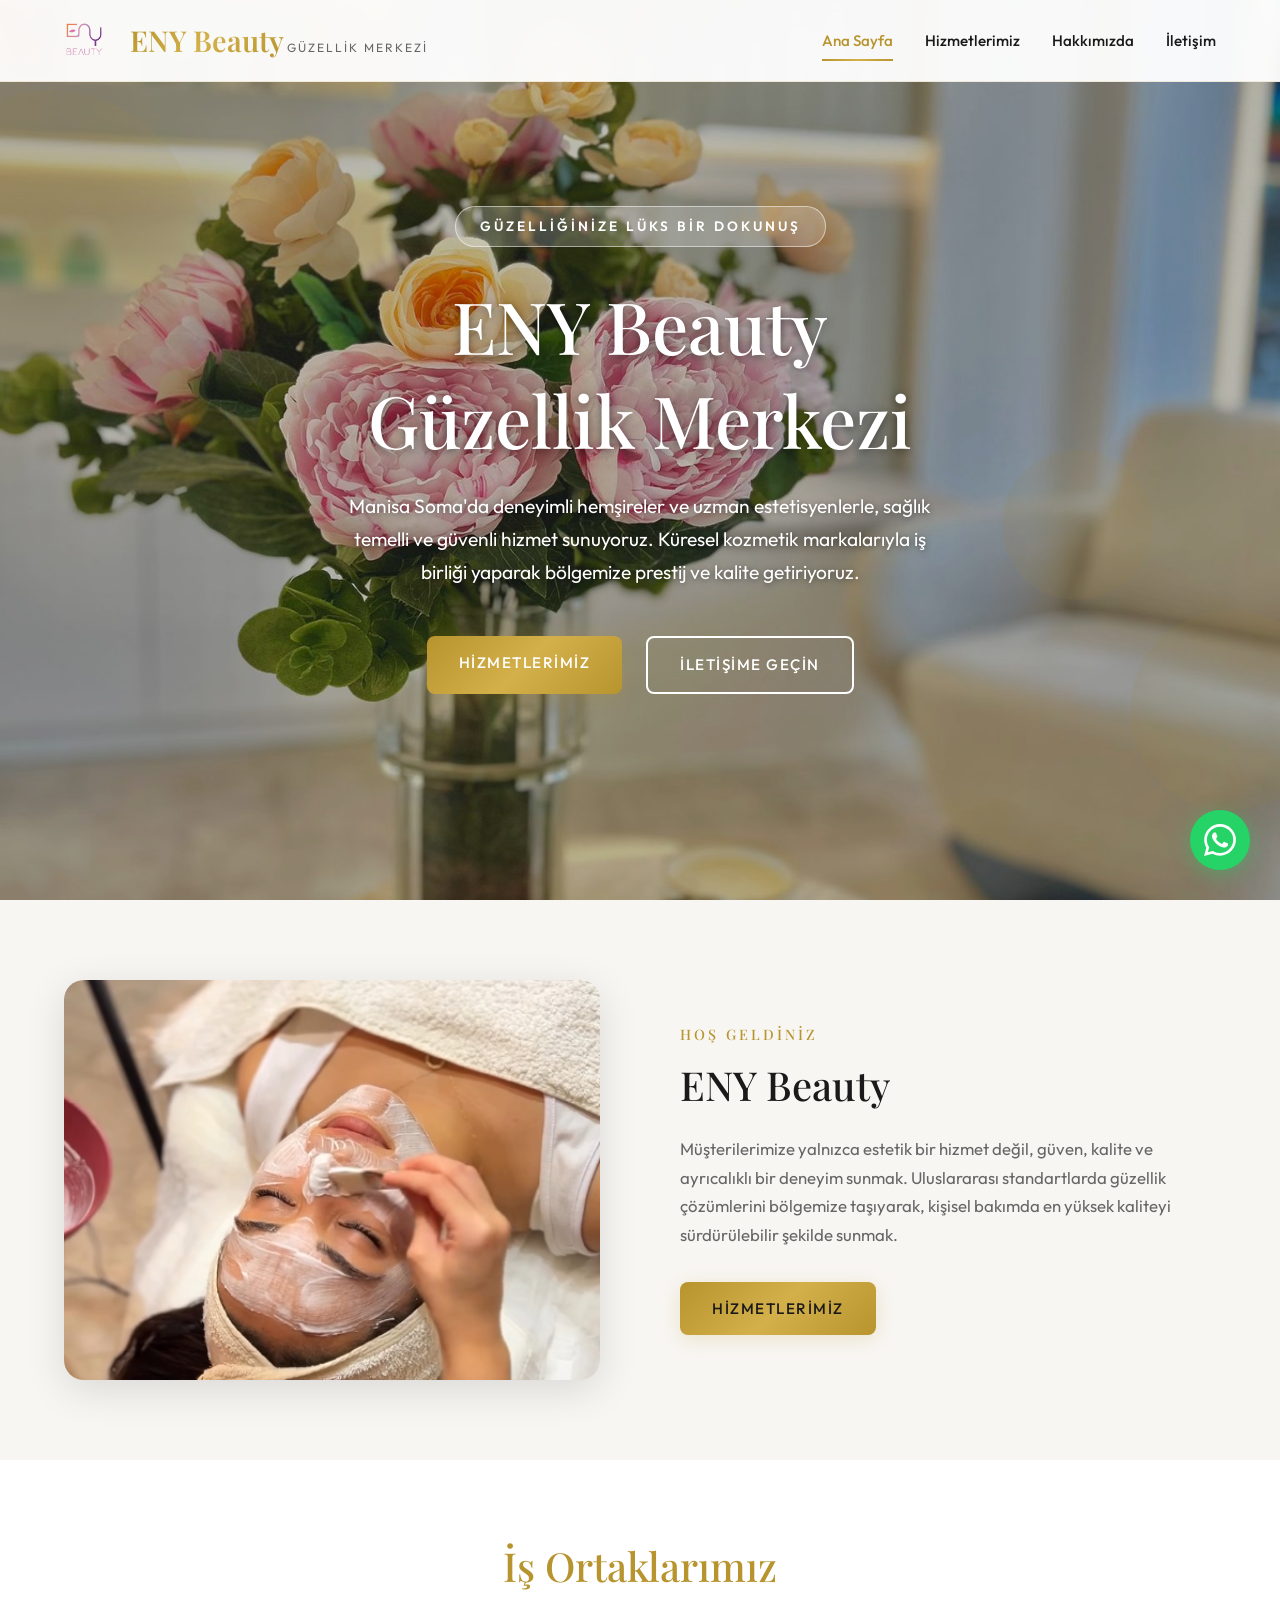
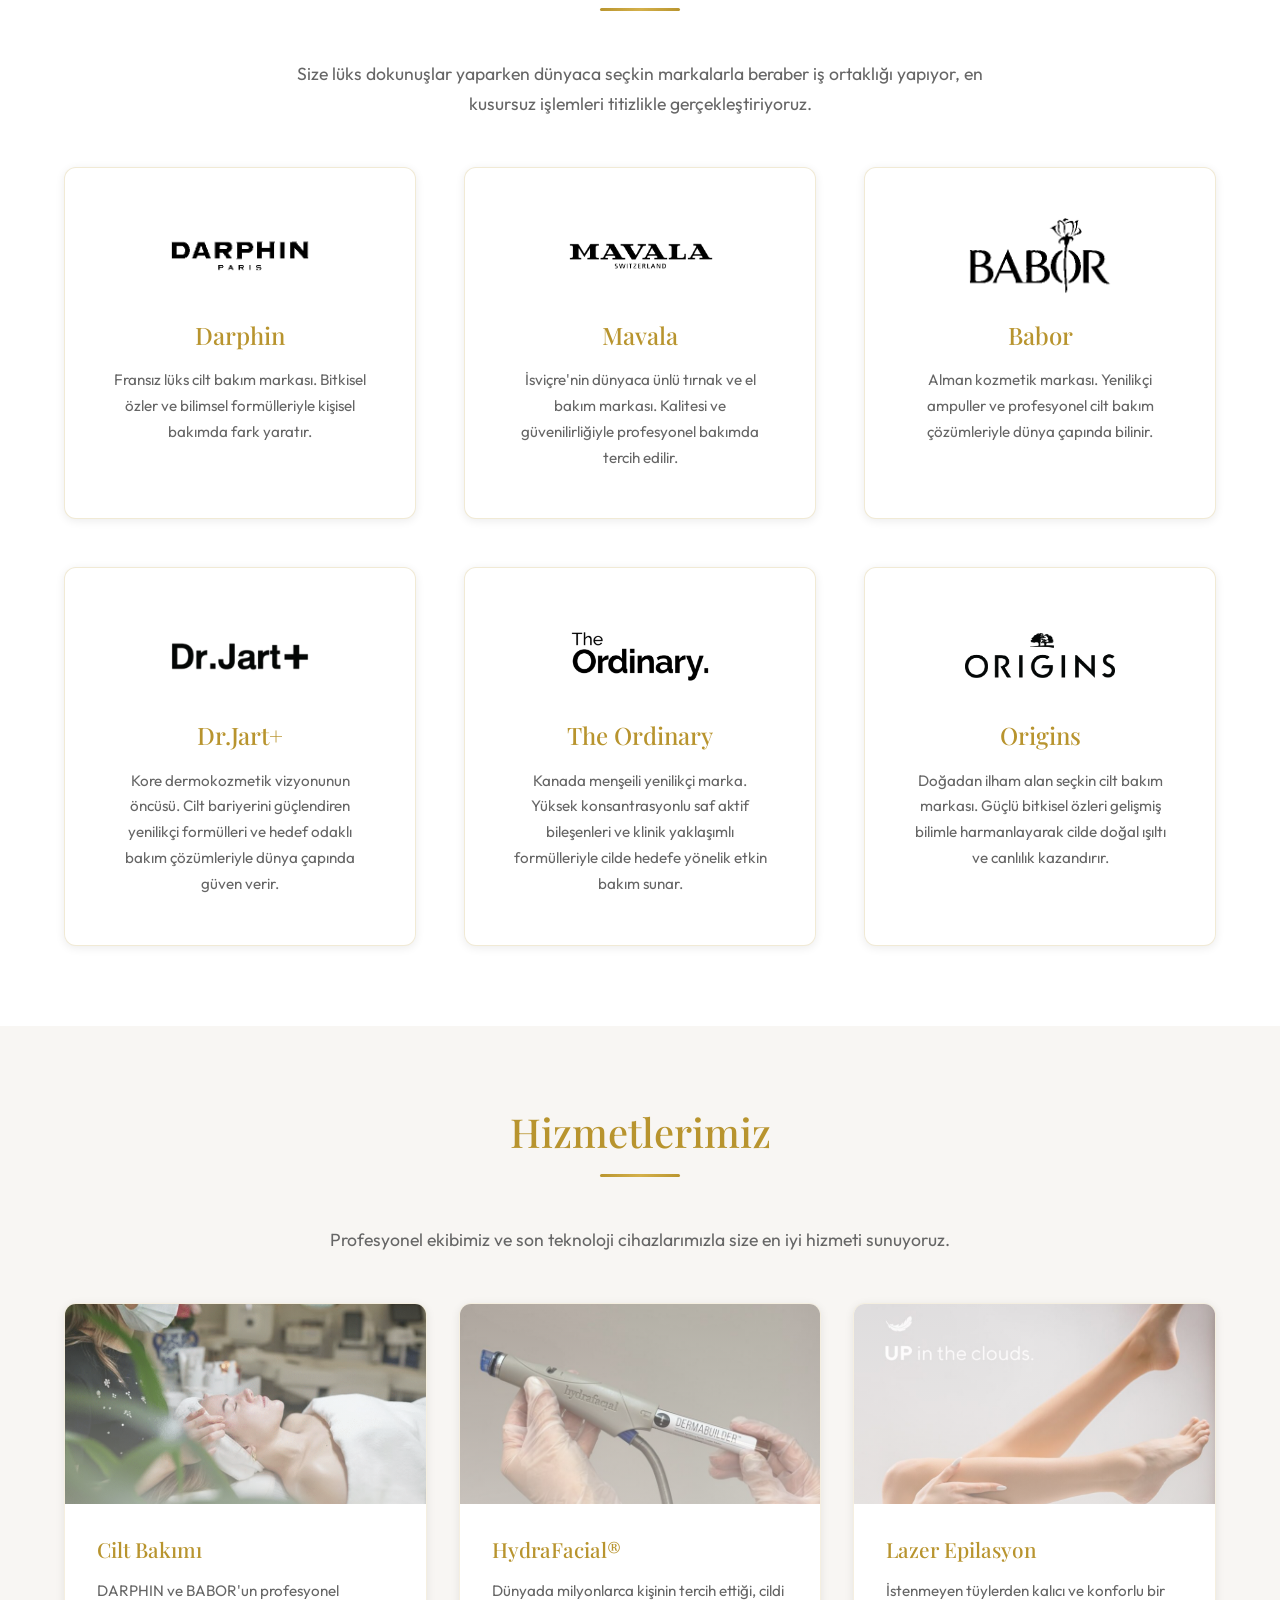
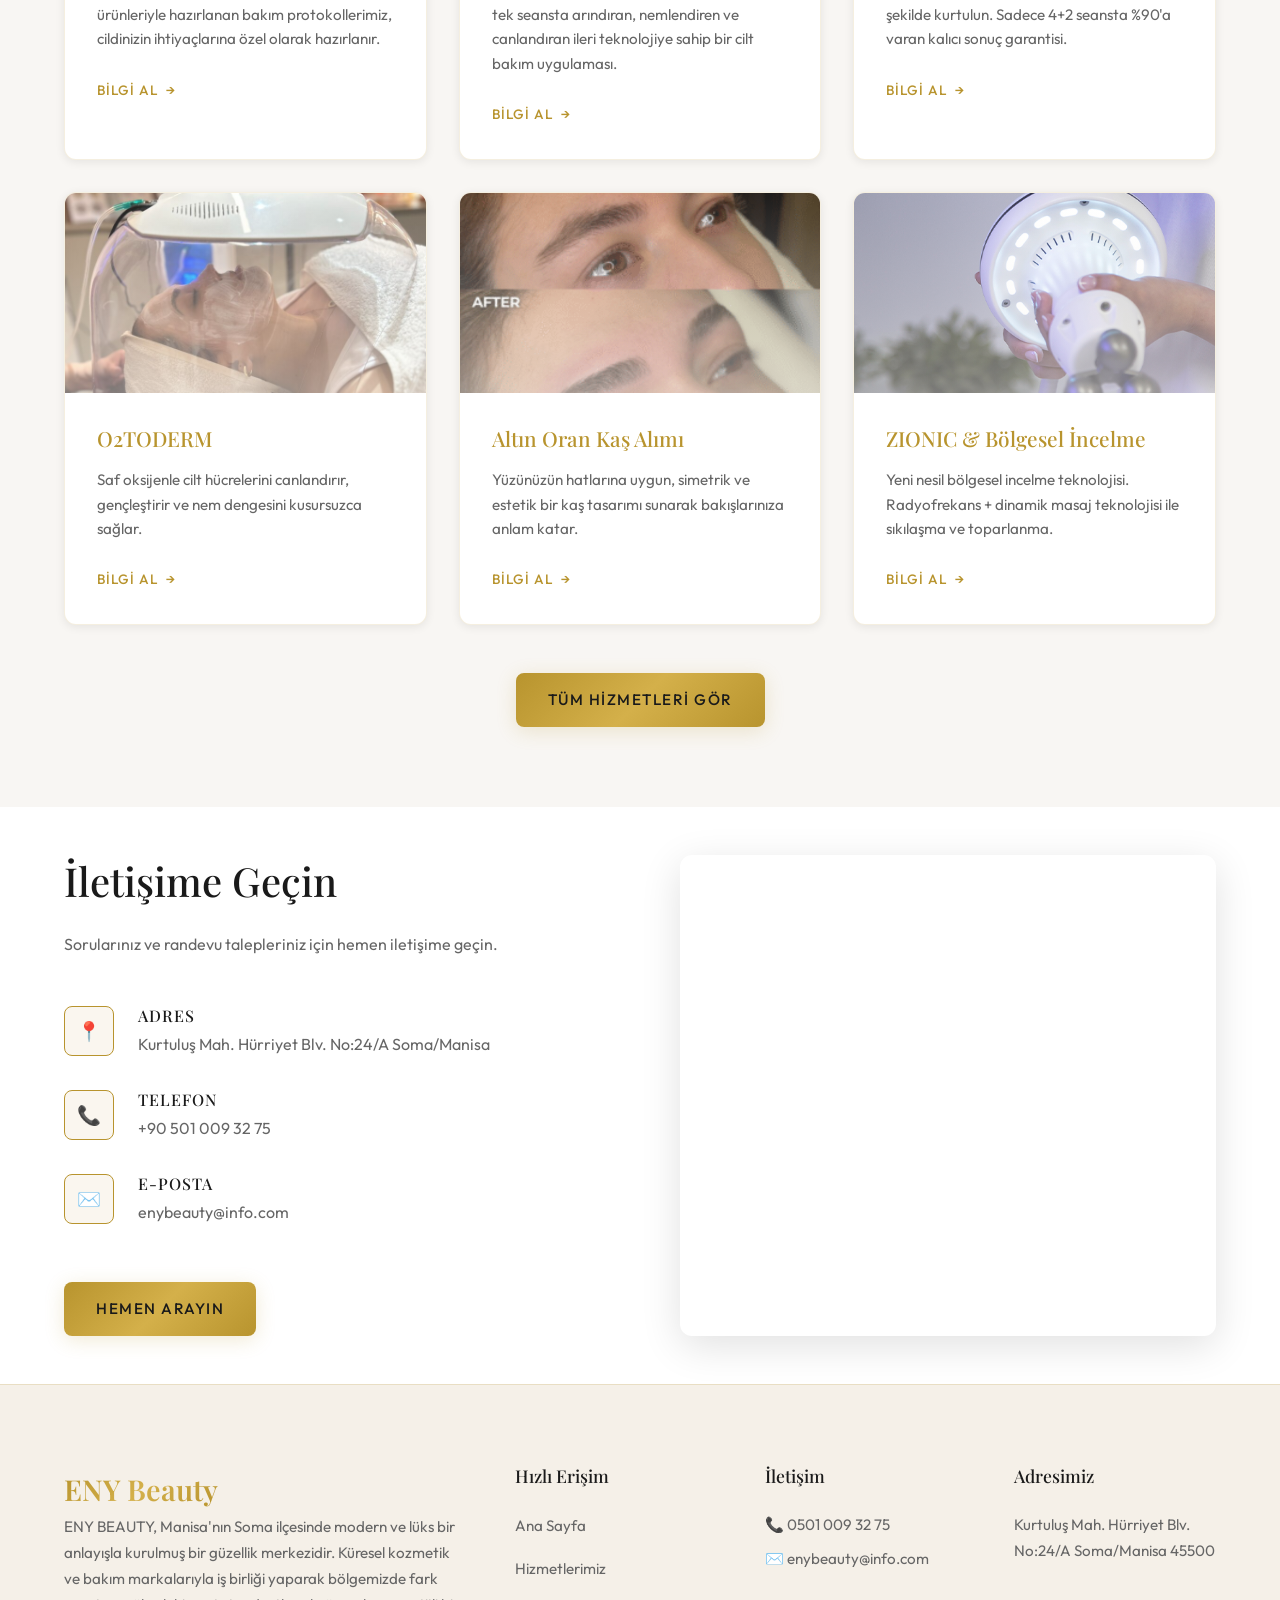
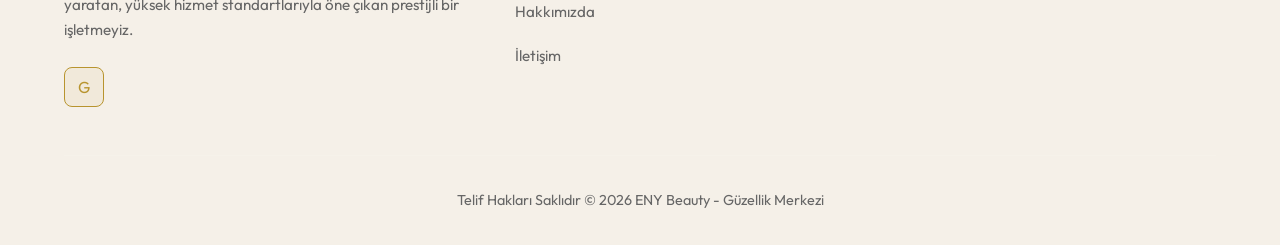
<file: index.html>
<!DOCTYPE html>
<html lang="tr">

<head>
    <meta charset="UTF-8">
    <meta name="viewport" content="width=device-width, initial-scale=1.0">
    <meta name="description"
        content="ENY Beauty Güzellik Merkezi - Manisa Soma'da deneyimli hemşireler ve uzman estetisyenlerle, sağlık temelli ve güvenli hizmet sunuyoruz.">
    <title>Ana Sayfa - ENY Beauty - Güzellik Merkezi</title>
    <link rel="icon" type="image/png" href="img/Ana-sayfa/Logo.png">

    <!-- Google Fonts -->
    <link rel="preconnect" href="https://fonts.googleapis.com">
    <link rel="preconnect" href="https://fonts.gstatic.com" crossorigin>
    <link
        href="https://fonts.googleapis.com/css2?family=Outfit:wght@300;400;500;600;700&family=Playfair+Display:wght@400;500;600;700&display=swap"
        rel="stylesheet">

    <!-- Styles -->
    <link rel="stylesheet" href="css/style.css">
</head>

<body>
    <!-- Header -->
    <header class="header" id="header">
        <div class="container">
            <a href="index.html" class="logo">
                <img src="img/Ana-sayfa/Logo.png" alt="ENY Beauty Logo" class="logo-img">
                <div>
                    <span class="logo-text">ENY Beauty</span>
                    <span class="logo-tagline">Güzellik Merkezi</span>
                </div>
            </a>

            <nav class="nav" id="nav">
                <a href="index.html" class="nav-link active">Ana Sayfa</a>
                <a href="hizmetlerimiz.html" class="nav-link">Hizmetlerimiz</a>
                <a href="hakkimizda.html" class="nav-link">Hakkımızda</a>
                <a href="iletisim.html" class="nav-link">İletişim</a>
            </nav>

            <div class="menu-toggle" id="menuToggle">
                <span></span>
                <span></span>
                <span></span>
            </div>
        </div>
    </header>

    <!-- Hero Section -->
    <section class="hero" style="background: url('img/Ana-sayfa/Banner.jpg') center/cover no-repeat;">
        <div class="hero-overlay"></div>
        <div class="hero-float hero-float-1"></div>
        <div class="hero-float hero-float-2"></div>
        <div class="hero-float hero-float-3"></div>

        <div class="hero-content">
            <span class="hero-badge">Güzelliğinize Lüks Bir Dokunuş</span>
            <h1 class="hero-title">
                ENY Beauty
                <span class="highlight">Güzellik Merkezi</span>
            </h1>
            <p class="hero-description">
                Manisa Soma'da deneyimli hemşireler ve uzman estetisyenlerle, sağlık temelli ve güvenli hizmet
                sunuyoruz. Küresel kozmetik markalarıyla iş birliği yaparak bölgemize prestij ve kalite getiriyoruz.
            </p>
            <div class="hero-buttons">
                <a href="hizmetlerimiz.html" class="btn btn-primary">Hizmetlerimiz</a>
                <a href="iletisim.html" class="btn btn-outline">İletişime Geçin</a>
            </div>
        </div>
    </section>

    <!-- About Home Section -->
    <section class="section about-home">
        <div class="container">
            <div class="about-grid">
                <div class="about-image">
                    <img src="img/Ana-sayfa/Ana-sayfa-1.png" alt="ENY Beauty" class="about-image-main"
                        style="width: 100%; height: 400px; object-fit: cover; border-radius: 20px;">
                </div>
                <div class="about-content">
                    <h5>Hoş Geldiniz</h5>
                    <h2>ENY Beauty</h2>
                    <p>
                        Müşterilerimize yalnızca estetik bir hizmet değil, güven, kalite ve ayrıcalıklı bir deneyim
                        sunmak. Uluslararası standartlarda güzellik çözümlerini bölgemize taşıyarak, kişisel bakımda en
                        yüksek kaliteyi sürdürülebilir şekilde sunmak.
                    </p>
                    <a href="hizmetlerimiz.html" class="btn btn-primary">Hizmetlerimiz</a>
                </div>
            </div>
        </div>
    </section>

    <!-- Partners Section -->
    <section class="section partners">
        <div class="container">
            <h2 class="section-title">İş Ortaklarımız</h2>
            <p class="section-subtitle">
                Size lüks dokunuşlar yaparken dünyaca seçkin markalarla beraber iş ortaklığı yapıyor, en kusursuz
                işlemleri titizlikle gerçekleştiriyoruz.
            </p>

            <div class="partners-grid">
                <div class="partner-card">
                    <img src="img/is-birlikleri/Darphin.png" alt="Darphin" class="partner-logo-img">
                    <h3>Darphin</h3>
                    <p>Fransız lüks cilt bakım markası. Bitkisel özler ve bilimsel formülleriyle kişisel bakımda fark
                        yaratır.</p>
                </div>

                <div class="partner-card">
                    <img src="img/is-birlikleri/Mavala.png" alt="Mavala" class="partner-logo-img">
                    <h3>Mavala</h3>
                    <p>İsviçre'nin dünyaca ünlü tırnak ve el bakım markası. Kalitesi ve güvenilirliğiyle profesyonel
                        bakımda tercih edilir.</p>
                </div>

                <div class="partner-card">
                    <img src="img/is-birlikleri/Babor.png" alt="Babor" class="partner-logo-img">
                    <h3>Babor</h3>
                    <p>Alman kozmetik markası. Yenilikçi ampuller ve profesyonel cilt bakım çözümleriyle dünya çapında
                        bilinir.</p>
                </div>

                <div class="partner-card">
                    <img src="img/is-birlikleri/dr jart logo.png" alt="Dr.Jart+" class="partner-logo-img">
                    <h3>Dr.Jart+</h3>
                    <p>Kore dermokozmetik vizyonunun öncüsü. Cilt bariyerini güçlendiren yenilikçi formülleri ve hedef odaklı bakım çözümleriyle dünya çapında güven verir.</p>
                </div>

                <div class="partner-card">
                    <img src="img/is-birlikleri/the ordinary logo.png" alt="The Ordinary" class="partner-logo-img">
                    <h3>The Ordinary</h3>
                    <p>Kanada menşeili yenilikçi marka. Yüksek konsantrasyonlu saf aktif bileşenleri ve klinik yaklaşımlı formülleriyle cilde hedefe yönelik etkin bakım sunar.</p>
                </div>

                <div class="partner-card">
                    <img src="img/is-birlikleri/Origins.png" alt="Origins" class="partner-logo-img">
                    <h3>Origins</h3>
                    <p>Doğadan ilham alan seçkin cilt bakım markası. Güçlü bitkisel özleri gelişmiş bilimle harmanlayarak cilde doğal ışıltı ve canlılık kazandırır.</p>
                </div>
            </div>
        </div>
    </section>

    <!-- Services Section -->
    <section class="section services">
        <div class="container">
            <h2 class="section-title">Hizmetlerimiz</h2>
            <p class="section-subtitle">
                Profesyonel ekibimiz ve son teknoloji cihazlarımızla size en iyi hizmeti sunuyoruz.
            </p>

            <div class="services-grid">
                <!-- Cilt Bakımı -->
                <div class="service-card">
                    <div class="service-card-image">
                        <img src="img/Ana-sayfa/cilt-bakimi.png" alt="Cilt Bakımı" class="service-img">
                    </div>
                    <div class="service-card-content">
                        <h3>Cilt Bakımı</h3>
                        <p>DARPHIN ve BABOR'un profesyonel ürünleriyle hazırlanan bakım protokollerimiz, cildinizin
                            ihtiyaçlarına özel olarak hazırlanır.</p>
                        <a href="cilt-bakimi.html" class="service-link">Bilgi Al</a>
                    </div>
                </div>

                <!-- HydraFacial -->
                <div class="service-card">
                    <div class="service-card-image">
                        <img src="img/Ana-sayfa/hydra-facial.jpg" alt="HydraFacial" class="service-img">
                    </div>
                    <div class="service-card-content">
                        <h3>HydraFacial®</h3>
                        <p>Dünyada milyonlarca kişinin tercih ettiği, cildi tek seansta arındıran, nemlendiren ve
                            canlandıran ileri teknolojiye sahip bir cilt bakım uygulaması.</p>
                        <a href="hydrafacial.html" class="service-link">Bilgi Al</a>
                    </div>
                </div>

                <!-- Lazer Epilasyon -->
                <div class="service-card">
                    <div class="service-card-image">
                        <img src="img/Ana-sayfa/lazer-epilasyon.jpg" alt="Lazer Epilasyon" class="service-img">
                    </div>
                    <div class="service-card-content">
                        <h3>Lazer Epilasyon</h3>
                        <p>İstenmeyen tüylerden kalıcı ve konforlu bir şekilde kurtulun. Sadece 4+2 seansta %90'a varan
                            kalıcı sonuç garantisi.</p>
                        <a href="lazer-epilasyon.html" class="service-link">Bilgi Al</a>
                    </div>
                </div>

                <!-- O2TODERM -->
                <div class="service-card">
                    <div class="service-card-image">
                        <img src="img/Ana-sayfa/o2-toderm.jpg" alt="O2TODERM" class="service-img">
                    </div>
                    <div class="service-card-content">
                        <h3>O2TODERM</h3>
                        <p>Saf oksijenle cilt hücrelerini canlandırır, gençleştirir ve nem dengesini kusursuzca sağlar.
                        </p>
                        <a href="o2toderm.html" class="service-link">Bilgi Al</a>
                    </div>
                </div>

                <!-- Altın Oran Kaş Alımı -->
                <div class="service-card">
                    <div class="service-card-image">
                        <img src="img/Ana-sayfa/altin-oran-kas-alimi.png" alt="Altın Oran Kaş Alımı"
                            class="service-img">
                    </div>
                    <div class="service-card-content">
                        <h3>Altın Oran Kaş Alımı</h3>
                        <p>Yüzünüzün hatlarına uygun, simetrik ve estetik bir kaş tasarımı sunarak bakışlarınıza anlam
                            katar.</p>
                        <a href="altin-oran-kas-alimi.html" class="service-link">Bilgi Al</a>
                    </div>
                </div>

                <!-- ZIONIC & Bölgesel İncelme -->
                <div class="service-card">
                    <div class="service-card-image">
                        <img src="img/Ana-sayfa/zionic.jpg" alt="ZIONIC" class="service-img">
                    </div>
                    <div class="service-card-content">
                        <h3>ZIONIC & Bölgesel İncelme</h3>
                        <p>Yeni nesil bölgesel incelme teknolojisi. Radyofrekans + dinamik masaj teknolojisi ile
                            sıkılaşma ve toparlanma.</p>
                        <a href="zionic.html" class="service-link">Bilgi Al</a>
                    </div>
                </div>
            </div>

            <div style="text-align: center; margin-top: var(--spacing-xl);">
                <a href="hizmetlerimiz.html" class="btn btn-primary">Tüm Hizmetleri Gör</a>
            </div>
        </div>
    </section>

    <!-- Contact CTA -->
    <section class="section contact" style="padding: var(--spacing-xl) 0;">
        <div class="container">
            <div class="contact-wrapper">
                <div class="contact-info">
                    <h2>İletişime Geçin</h2>
                    <p>Sorularınız ve randevu talepleriniz için hemen iletişime geçin.</p>

                    <div class="contact-item">
                        <div class="contact-item-icon">📍</div>
                        <div class="contact-item-content">
                            <h4>Adres</h4>
                            <p>Kurtuluş Mah. Hürriyet Blv. No:24/A Soma/Manisa</p>
                        </div>
                    </div>

                    <div class="contact-item">
                        <div class="contact-item-icon">📞</div>
                        <div class="contact-item-content">
                            <h4>Telefon</h4>
                            <a href="tel:+905010093275">+90 501 009 32 75</a>
                        </div>
                    </div>

                    <div class="contact-item">
                        <div class="contact-item-icon">✉️</div>
                        <div class="contact-item-content">
                            <h4>E-posta</h4>
                            <a href="mailto:enybeauty@info.com">enybeauty@info.com</a>
                        </div>
                    </div>

                    <a href="tel:+905010093275" class="btn btn-primary" style="margin-top: var(--spacing-md);">Hemen
                        Arayın</a>
                </div>

                <div class="contact-map">
                    <iframe
                        src="https://www.google.com/maps/embed?pb=!1m18!1m12!1m3!1d3101.0!2d27.607072!3d39.181649!2m3!1f0!2f0!3f0!3m2!1i1024!2i768!4f13.1!3m3!1m2!1s0x14b761e969f6f979%3A0x988b7885c4da3a01!2sEny%20Clinic%20Beauty!5e0!3m2!1str!2str!4v1706000000000!5m2!1str!2str"
                        allowfullscreen="" loading="lazy" referrerpolicy="no-referrer-when-downgrade"></iframe>
                </div>
            </div>
        </div>
    </section>

    <!-- Footer -->
    <footer class="footer">
        <div class="container">
            <div class="footer-grid">
                <div class="footer-brand">
                    <span class="logo-text">ENY Beauty</span>
                    <p>
                        ENY BEAUTY, Manisa'nın Soma ilçesinde modern ve lüks bir anlayışla kurulmuş bir güzellik
                        merkezidir. Küresel kozmetik ve bakım markalarıyla iş birliği yaparak bölgemizde fark yaratan,
                        yüksek hizmet standartlarıyla öne çıkan prestijli bir işletmeyiz.
                    </p>
                    <div class="footer-social">
                        <a href="https://g.co/kgs/s9RyV7R" target="_blank" class="social-link"
                            title="Google Reviews">G</a>
                    </div>
                </div>

                <div class="footer-column">
                    <h4>Hızlı Erişim</h4>
                    <ul>
                        <li><a href="index.html">Ana Sayfa</a></li>
                        <li><a href="hizmetlerimiz.html">Hizmetlerimiz</a></li>
                        <li><a href="hakkimizda.html">Hakkımızda</a></li>
                        <li><a href="iletisim.html">İletişim</a></li>
                    </ul>
                </div>

                <div class="footer-column">
                    <h4>İletişim</h4>
                    <p>📞 0501 009 32 75</p>
                    <p>✉️ enybeauty@info.com</p>
                </div>

                <div class="footer-column">
                    <h4>Adresimiz</h4>
                    <p>Kurtuluş Mah. Hürriyet Blv. No:24/A Soma/Manisa 45500</p>
                </div>
            </div>

            <div class="footer-bottom">
                <p>Telif Hakları Saklıdır © 2026 ENY Beauty - Güzellik Merkezi</p>
            </div>
        </div>
    </footer>

    <!-- WhatsApp Button -->
    <a href="https://wa.me/905010093275" target="_blank" class="whatsapp-btn" title="WhatsApp ile iletişime geçin">
        <svg viewBox="0 0 24 24" xmlns="http://www.w3.org/2000/svg">
            <path
                d="M17.472 14.382c-.297-.149-1.758-.867-2.03-.967-.273-.099-.471-.148-.67.15-.197.297-.767.966-.94 1.164-.173.199-.347.223-.644.075-.297-.15-1.255-.463-2.39-1.475-.883-.788-1.48-1.761-1.653-2.059-.173-.297-.018-.458.13-.606.134-.133.298-.347.446-.52.149-.174.198-.298.298-.497.099-.198.05-.371-.025-.52-.075-.149-.669-1.612-.916-2.207-.242-.579-.487-.5-.669-.51-.173-.008-.371-.01-.57-.01-.198 0-.52.074-.792.372-.272.297-1.04 1.016-1.04 2.479 0 1.462 1.065 2.875 1.213 3.074.149.198 2.096 3.2 5.077 4.487.709.306 1.262.489 1.694.625.712.227 1.36.195 1.871.118.571-.085 1.758-.719 2.006-1.413.248-.694.248-1.289.173-1.413-.074-.124-.272-.198-.57-.347m-5.421 7.403h-.004a9.87 9.87 0 01-5.031-1.378l-.361-.214-3.741.982.998-3.648-.235-.374a9.86 9.86 0 01-1.51-5.26c.001-5.45 4.436-9.884 9.888-9.884 2.64 0 5.122 1.03 6.988 2.898a9.825 9.825 0 012.893 6.994c-.003 5.45-4.437 9.884-9.885 9.884m8.413-18.297A11.815 11.815 0 0012.05 0C5.495 0 .16 5.335.157 11.892c0 2.096.547 4.142 1.588 5.945L.057 24l6.305-1.654a11.882 11.882 0 005.683 1.448h.005c6.554 0 11.89-5.335 11.893-11.893a11.821 11.821 0 00-3.48-8.413z" />
        </svg>
    </a>

    <!-- JavaScript -->
    <script>
        // Header scroll effect
        const header = document.getElementById('header');
        window.addEventListener('scroll', () => {
            if (window.scrollY > 100) {
                header.classList.add('scrolled');
            } else {
                header.classList.remove('scrolled');
            }
        });

        // Mobile menu toggle
        const menuToggle = document.getElementById('menuToggle');
        const nav = document.getElementById('nav');

        menuToggle.addEventListener('click', () => {
            nav.classList.toggle('active');
        });

        // Close menu when clicking on a link
        document.querySelectorAll('.nav-link').forEach(link => {
            link.addEventListener('click', () => {
                nav.classList.remove('active');
            });
        });
    </script>
</body>

</html>
</file>
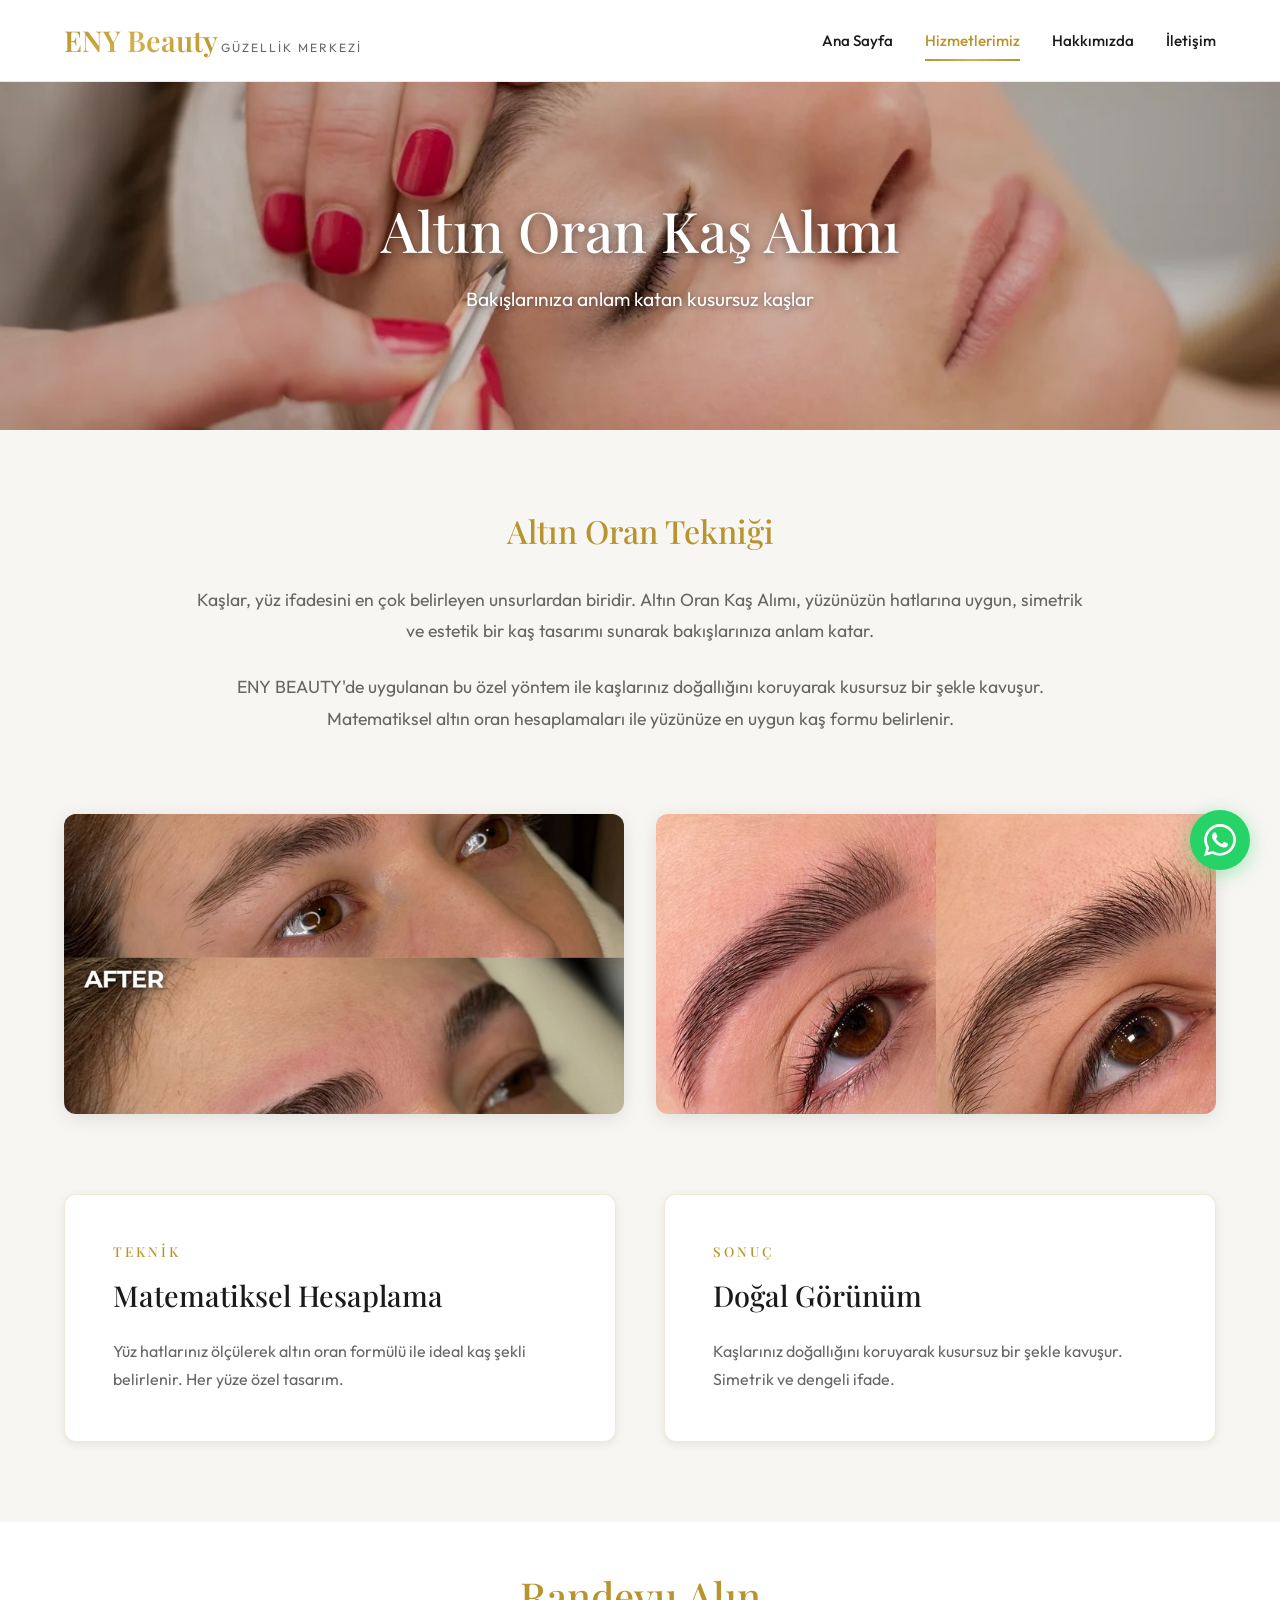
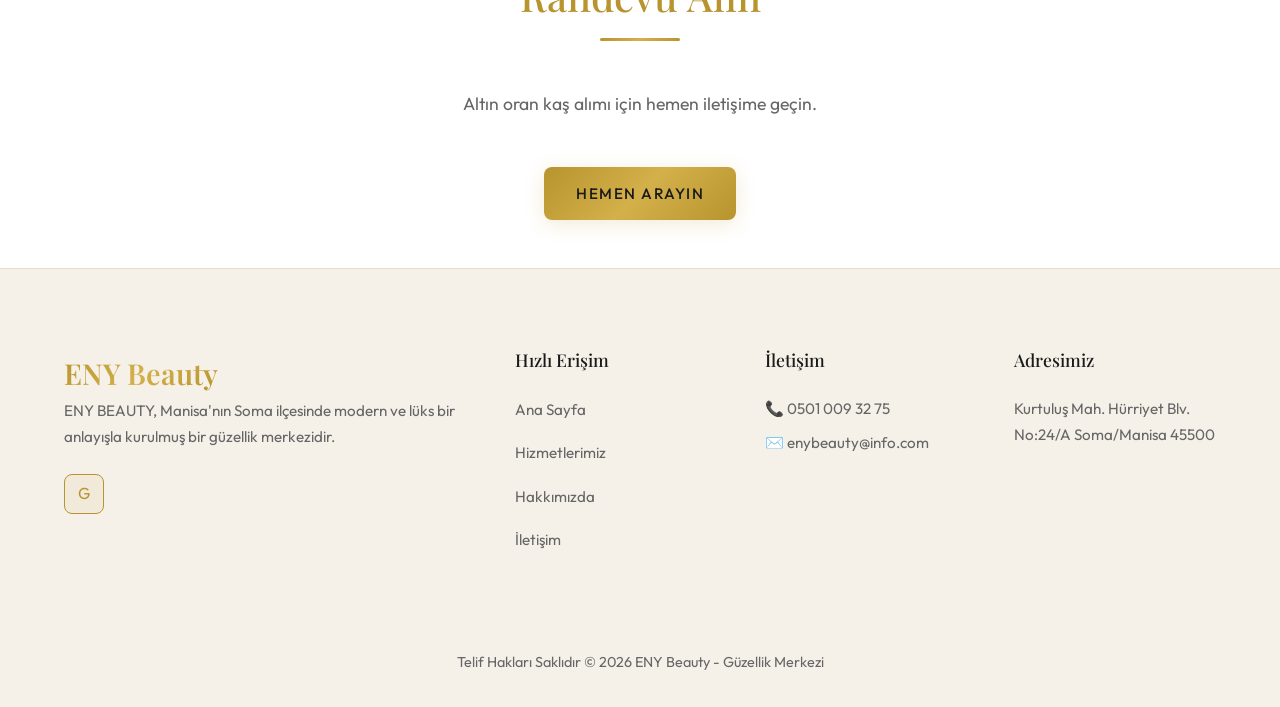
<file: altin-oran-kas-alimi.html>
<!DOCTYPE html>
<html lang="tr">

<head>
    <meta charset="UTF-8">
    <meta name="viewport" content="width=device-width, initial-scale=1.0">
    <meta name="description"
        content="ENY Beauty Altın Oran Kaş Alımı - Yüzünüze uygun simetrik ve estetik kaş tasarımı.">
    <title>Altın Oran Kaş Alımı - ENY Beauty - Güzellik Merkezi</title>
    <link rel="icon" type="image/png" href="img/Ana-sayfa/Logo.png">
    <link rel="preconnect" href="https://fonts.googleapis.com">
    <link rel="preconnect" href="https://fonts.gstatic.com" crossorigin>
    <link
        href="https://fonts.googleapis.com/css2?family=Outfit:wght@300;400;500;600;700&family=Playfair+Display:wght@400;500;600;700&display=swap"
        rel="stylesheet">
    <link rel="stylesheet" href="css/style.css">
</head>

<body>
    <header class="header" id="header">
        <div class="container">
            <a href="index.html" class="logo">
                <div>
                    <span class="logo-text">ENY Beauty</span>
                    <span class="logo-tagline">Güzellik Merkezi</span>
                </div>
            </a>
            <nav class="nav" id="nav">
                <a href="index.html" class="nav-link">Ana Sayfa</a>
                <a href="hizmetlerimiz.html" class="nav-link active">Hizmetlerimiz</a>
                <a href="hakkimizda.html" class="nav-link">Hakkımızda</a>
                <a href="iletisim.html" class="nav-link">İletişim</a>
            </nav>
            <div class="menu-toggle" id="menuToggle">
                <span></span><span></span><span></span>
            </div>
        </div>
    </header>

    <section class="service-banner"
        style="background-image: url('img/Hizmetler/altin-oran-kas-alimi/kas-banner.webp');">
        <div class="container">
            <h1>Altın Oran Kaş Alımı</h1>
            <p>Bakışlarınıza anlam katan kusursuz kaşlar</p>
        </div>
    </section>

    <section class="section about-section">
        <div class="container">
            <div class="about-intro">
                <h2>Altın Oran Tekniği</h2>
                <p>
                    Kaşlar, yüz ifadesini en çok belirleyen unsurlardan biridir. Altın Oran Kaş Alımı, yüzünüzün
                    hatlarına uygun, simetrik ve estetik bir kaş tasarımı sunarak bakışlarınıza anlam katar.
                </p>
                <p style="margin-top: var(--spacing-md);">
                    ENY BEAUTY'de uygulanan bu özel yöntem ile kaşlarınız doğallığını koruyarak kusursuz bir şekle
                    kavuşur. Matematiksel altın oran hesaplamaları ile yüzünüze en uygun kaş formu belirlenir.
                </p>
            </div>

            <!-- Service Gallery -->
            <div class="service-gallery">
                <img src="img/Hizmetler/altin-oran-kas-alimi/kas-2.png" alt="Altın Oran Kaş 1">
                <img src="img/Hizmetler/altin-oran-kas-alimi/kas-3.jpg" alt="Altın Oran Kaş 2">
            </div>

            <div class="mission-vision" style="margin-top: var(--spacing-xxl);">
                <div class="mv-card">
                    <h5>Teknik</h5>
                    <h3>Matematiksel Hesaplama</h3>
                    <p>Yüz hatlarınız ölçülerek altın oran formülü ile ideal kaş şekli belirlenir. Her yüze özel
                        tasarım.</p>
                </div>
                <div class="mv-card">
                    <h5>Sonuç</h5>
                    <h3>Doğal Görünüm</h3>
                    <p>Kaşlarınız doğallığını koruyarak kusursuz bir şekle kavuşur. Simetrik ve dengeli ifade.</p>
                </div>
            </div>
        </div>
    </section>

    <section class="section" style="background: var(--color-bg-card); padding: var(--spacing-xl) 0;">
        <div class="container text-center">
            <h2 class="section-title">Randevu Alın</h2>
            <p class="section-subtitle">Altın oran kaş alımı için hemen iletişime geçin.</p>
            <a href="tel:+905010093275" class="btn btn-primary">Hemen Arayın</a>
        </div>
    </section>

    <footer class="footer">
        <div class="container">
            <div class="footer-grid">
                <div class="footer-brand">
                    <span class="logo-text">ENY Beauty</span>
                    <p>ENY BEAUTY, Manisa'nın Soma ilçesinde modern ve lüks bir anlayışla kurulmuş bir güzellik
                        merkezidir.</p>
                    <div class="footer-social">
                        <a href="https://g.co/kgs/s9RyV7R" target="_blank" class="social-link"
                            title="Google Reviews">G</a>
                    </div>
                </div>
                <div class="footer-column">
                    <h4>Hızlı Erişim</h4>
                    <ul>
                        <li><a href="index.html">Ana Sayfa</a></li>
                        <li><a href="hizmetlerimiz.html">Hizmetlerimiz</a></li>
                        <li><a href="hakkimizda.html">Hakkımızda</a></li>
                        <li><a href="iletisim.html">İletişim</a></li>
                    </ul>
                </div>
                <div class="footer-column">
                    <h4>İletişim</h4>
                    <p>📞 0501 009 32 75</p>
                    <p>✉️ enybeauty@info.com</p>
                </div>
                <div class="footer-column">
                    <h4>Adresimiz</h4>
                    <p>Kurtuluş Mah. Hürriyet Blv. No:24/A Soma/Manisa 45500</p>
                </div>
            </div>
            <div class="footer-bottom">
                <p>Telif Hakları Saklıdır © 2026 ENY Beauty - Güzellik Merkezi</p>
            </div>
        </div>
    </footer>

    <a href="https://wa.me/905010093275" target="_blank" class="whatsapp-btn" title="WhatsApp">
        <svg viewBox="0 0 24 24">
            <path
                d="M17.472 14.382c-.297-.149-1.758-.867-2.03-.967-.273-.099-.471-.148-.67.15-.197.297-.767.966-.94 1.164-.173.199-.347.223-.644.075-.297-.15-1.255-.463-2.39-1.475-.883-.788-1.48-1.761-1.653-2.059-.173-.297-.018-.458.13-.606.134-.133.298-.347.446-.52.149-.174.198-.298.298-.497.099-.198.05-.371-.025-.52-.075-.149-.669-1.612-.916-2.207-.242-.579-.487-.5-.669-.51-.173-.008-.371-.01-.57-.01-.198 0-.52.074-.792.372-.272.297-1.04 1.016-1.04 2.479 0 1.462 1.065 2.875 1.213 3.074.149.198 2.096 3.2 5.077 4.487.709.306 1.262.489 1.694.625.712.227 1.36.195 1.871.118.571-.085 1.758-.719 2.006-1.413.248-.694.248-1.289.173-1.413-.074-.124-.272-.198-.57-.347m-5.421 7.403h-.004a9.87 9.87 0 01-5.031-1.378l-.361-.214-3.741.982.998-3.648-.235-.374a9.86 9.86 0 01-1.51-5.26c.001-5.45 4.436-9.884 9.888-9.884 2.64 0 5.122 1.03 6.988 2.898a9.825 9.825 0 012.893 6.994c-.003 5.45-4.437 9.884-9.885 9.884m8.413-18.297A11.815 11.815 0 0012.05 0C5.495 0 .16 5.335.157 11.892c0 2.096.547 4.142 1.588 5.945L.057 24l6.305-1.654a11.882 11.882 0 005.683 1.448h.005c6.554 0 11.89-5.335 11.893-11.893a11.821 11.821 0 00-3.48-8.413z" />
        </svg>
    </a>

    <script>
        const header = document.getElementById('header');
        window.addEventListener('scroll', () => header.classList.toggle('scrolled', window.scrollY > 100));
        const menuToggle = document.getElementById('menuToggle');
        const nav = document.getElementById('nav');
        menuToggle.addEventListener('click', () => nav.classList.toggle('active'));
        document.querySelectorAll('.nav-link').forEach(link => link.addEventListener('click', () => nav.classList.remove('active')));
    </script>
</body>

</html>
</file>
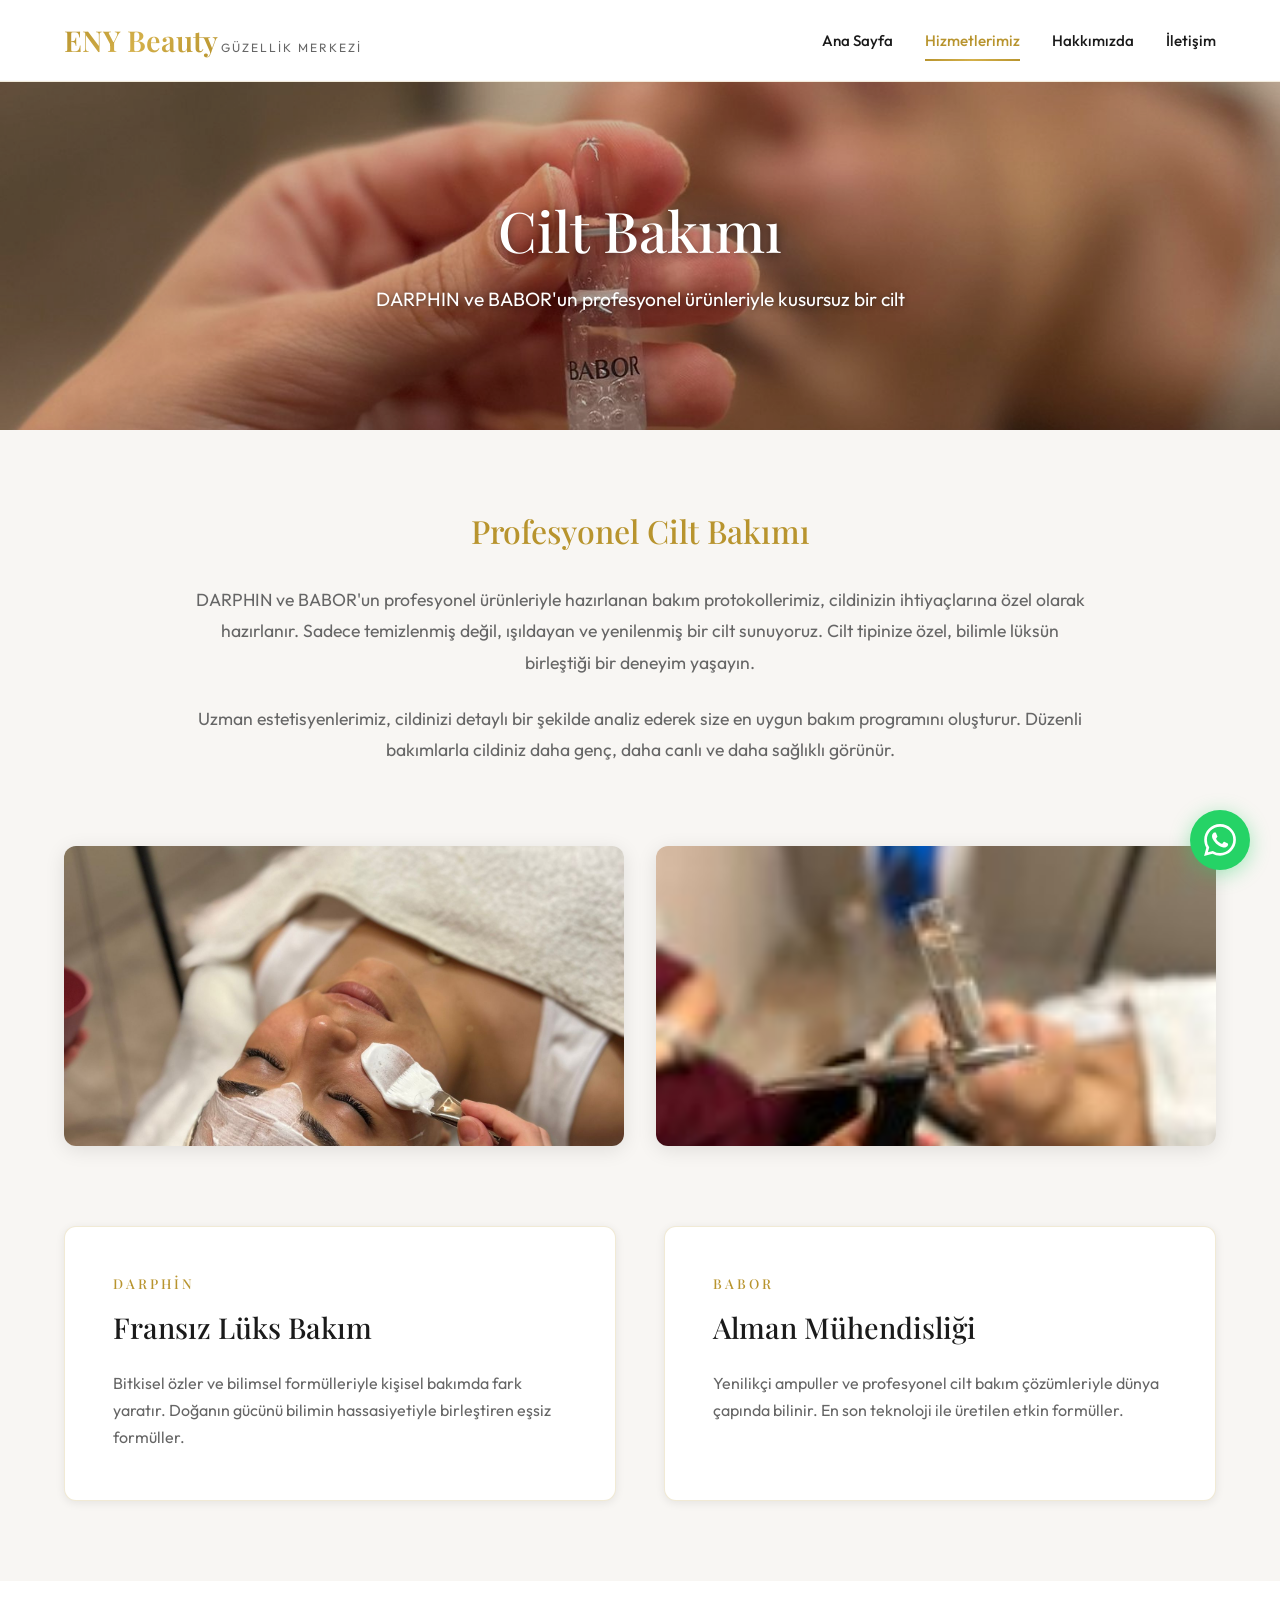
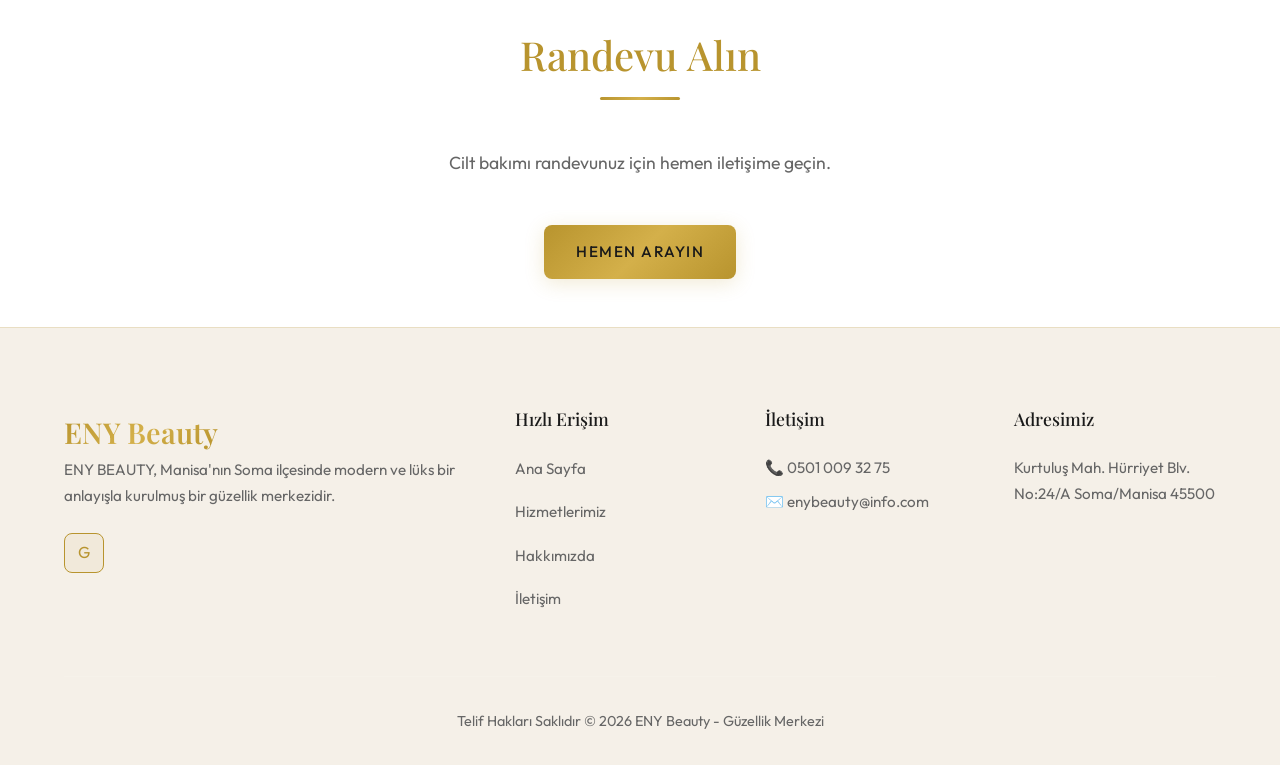
<file: cilt-bakimi.html>
<!DOCTYPE html>
<html lang="tr">

<head>
    <meta charset="UTF-8">
    <meta name="viewport" content="width=device-width, initial-scale=1.0">
    <meta name="description"
        content="ENY Beauty Cilt Bakımı - DARPHIN ve BABOR'un profesyonel ürünleriyle hazırlanan bakım protokolleri.">
    <title>Cilt Bakımı - ENY Beauty - Güzellik Merkezi</title>
    <link rel="icon" type="image/png" href="img/Ana-sayfa/Logo.png">
    <link rel="preconnect" href="https://fonts.googleapis.com">
    <link rel="preconnect" href="https://fonts.gstatic.com" crossorigin>
    <link
        href="https://fonts.googleapis.com/css2?family=Outfit:wght@300;400;500;600;700&family=Playfair+Display:wght@400;500;600;700&display=swap"
        rel="stylesheet">
    <link rel="stylesheet" href="css/style.css">
</head>

<body>
    <header class="header" id="header">
        <div class="container">
            <a href="index.html" class="logo">
                <div>
                    <span class="logo-text">ENY Beauty</span>
                    <span class="logo-tagline">Güzellik Merkezi</span>
                </div>
            </a>
            <nav class="nav" id="nav">
                <a href="index.html" class="nav-link">Ana Sayfa</a>
                <a href="hizmetlerimiz.html" class="nav-link active">Hizmetlerimiz</a>
                <a href="hakkimizda.html" class="nav-link">Hakkımızda</a>
                <a href="iletisim.html" class="nav-link">İletişim</a>
            </nav>
            <div class="menu-toggle" id="menuToggle">
                <span></span><span></span><span></span>
            </div>
        </div>
    </header>

    <section class="service-banner" style="background-image: url('img/Hizmetler/cilt-bakimi/cilt1.jpg');">
        <div class="container">
            <h1>Cilt Bakımı</h1>
            <p>DARPHIN ve BABOR'un profesyonel ürünleriyle kusursuz bir cilt</p>
        </div>
    </section>

    <section class="section about-section">
        <div class="container">
            <div class="about-intro">
                <h2>Profesyonel Cilt Bakımı</h2>
                <p>
                    DARPHIN ve BABOR'un profesyonel ürünleriyle hazırlanan bakım protokollerimiz, cildinizin
                    ihtiyaçlarına özel olarak hazırlanır. Sadece temizlenmiş değil, ışıldayan ve yenilenmiş bir cilt
                    sunuyoruz. Cilt tipinize özel, bilimle lüksün birleştiği bir deneyim yaşayın.
                </p>
                <p style="margin-top: var(--spacing-md);">
                    Uzman estetisyenlerimiz, cildinizi detaylı bir şekilde analiz ederek size en uygun bakım programını
                    oluşturur. Düzenli bakımlarla cildiniz daha genç, daha canlı ve daha sağlıklı görünür.
                </p>
            </div>

            <!-- Service Gallery -->
            <div class="service-gallery">
                <img src="img/Hizmetler/cilt-bakimi/cilt2.jpg" alt="Cilt Bakımı 1">
                <img src="img/Hizmetler/cilt-bakimi/cilt3.jpg" alt="Cilt Bakımı 2">
            </div>

            <div class="mission-vision" style="margin-top: var(--spacing-xxl);">
                <div class="mv-card">
                    <h5>Darphin</h5>
                    <h3>Fransız Lüks Bakım</h3>
                    <p>Bitkisel özler ve bilimsel formülleriyle kişisel bakımda fark yaratır. Doğanın gücünü bilimin
                        hassasiyetiyle birleştiren eşsiz formüller.</p>
                </div>
                <div class="mv-card">
                    <h5>Babor</h5>
                    <h3>Alman Mühendisliği</h3>
                    <p>Yenilikçi ampuller ve profesyonel cilt bakım çözümleriyle dünya çapında bilinir. En son teknoloji
                        ile üretilen etkin formüller.</p>
                </div>
            </div>
        </div>
    </section>

    <section class="section" style="background: var(--color-bg-card); padding: var(--spacing-xl) 0;">
        <div class="container text-center">
            <h2 class="section-title">Randevu Alın</h2>
            <p class="section-subtitle">Cilt bakımı randevunuz için hemen iletişime geçin.</p>
            <a href="tel:+905010093275" class="btn btn-primary">Hemen Arayın</a>
        </div>
    </section>

    <footer class="footer">
        <div class="container">
            <div class="footer-grid">
                <div class="footer-brand">
                    <span class="logo-text">ENY Beauty</span>
                    <p>ENY BEAUTY, Manisa'nın Soma ilçesinde modern ve lüks bir anlayışla kurulmuş bir güzellik
                        merkezidir.</p>
                    <div class="footer-social">
                        <a href="https://g.co/kgs/s9RyV7R" target="_blank" class="social-link"
                            title="Google Reviews">G</a>
                    </div>
                </div>
                <div class="footer-column">
                    <h4>Hızlı Erişim</h4>
                    <ul>
                        <li><a href="index.html">Ana Sayfa</a></li>
                        <li><a href="hizmetlerimiz.html">Hizmetlerimiz</a></li>
                        <li><a href="hakkimizda.html">Hakkımızda</a></li>
                        <li><a href="iletisim.html">İletişim</a></li>
                    </ul>
                </div>
                <div class="footer-column">
                    <h4>İletişim</h4>
                    <p>📞 0501 009 32 75</p>
                    <p>✉️ enybeauty@info.com</p>
                </div>
                <div class="footer-column">
                    <h4>Adresimiz</h4>
                    <p>Kurtuluş Mah. Hürriyet Blv. No:24/A Soma/Manisa 45500</p>
                </div>
            </div>
            <div class="footer-bottom">
                <p>Telif Hakları Saklıdır © 2026 ENY Beauty - Güzellik Merkezi</p>
            </div>
        </div>
    </footer>

    <a href="https://wa.me/905010093275" target="_blank" class="whatsapp-btn" title="WhatsApp">
        <svg viewBox="0 0 24 24">
            <path
                d="M17.472 14.382c-.297-.149-1.758-.867-2.03-.967-.273-.099-.471-.148-.67.15-.197.297-.767.966-.94 1.164-.173.199-.347.223-.644.075-.297-.15-1.255-.463-2.39-1.475-.883-.788-1.48-1.761-1.653-2.059-.173-.297-.018-.458.13-.606.134-.133.298-.347.446-.52.149-.174.198-.298.298-.497.099-.198.05-.371-.025-.52-.075-.149-.669-1.612-.916-2.207-.242-.579-.487-.5-.669-.51-.173-.008-.371-.01-.57-.01-.198 0-.52.074-.792.372-.272.297-1.04 1.016-1.04 2.479 0 1.462 1.065 2.875 1.213 3.074.149.198 2.096 3.2 5.077 4.487.709.306 1.262.489 1.694.625.712.227 1.36.195 1.871.118.571-.085 1.758-.719 2.006-1.413.248-.694.248-1.289.173-1.413-.074-.124-.272-.198-.57-.347m-5.421 7.403h-.004a9.87 9.87 0 01-5.031-1.378l-.361-.214-3.741.982.998-3.648-.235-.374a9.86 9.86 0 01-1.51-5.26c.001-5.45 4.436-9.884 9.888-9.884 2.64 0 5.122 1.03 6.988 2.898a9.825 9.825 0 012.893 6.994c-.003 5.45-4.437 9.884-9.885 9.884m8.413-18.297A11.815 11.815 0 0012.05 0C5.495 0 .16 5.335.157 11.892c0 2.096.547 4.142 1.588 5.945L.057 24l6.305-1.654a11.882 11.882 0 005.683 1.448h.005c6.554 0 11.89-5.335 11.893-11.893a11.821 11.821 0 00-3.48-8.413z" />
        </svg>
    </a>

    <script>
        const header = document.getElementById('header');
        window.addEventListener('scroll', () => {
            header.classList.toggle('scrolled', window.scrollY > 100);
        });
        const menuToggle = document.getElementById('menuToggle');
        const nav = document.getElementById('nav');
        menuToggle.addEventListener('click', () => nav.classList.toggle('active'));
        document.querySelectorAll('.nav-link').forEach(link => {
            link.addEventListener('click', () => nav.classList.remove('active'));
        });
    </script>
</body>

</html>
</file>
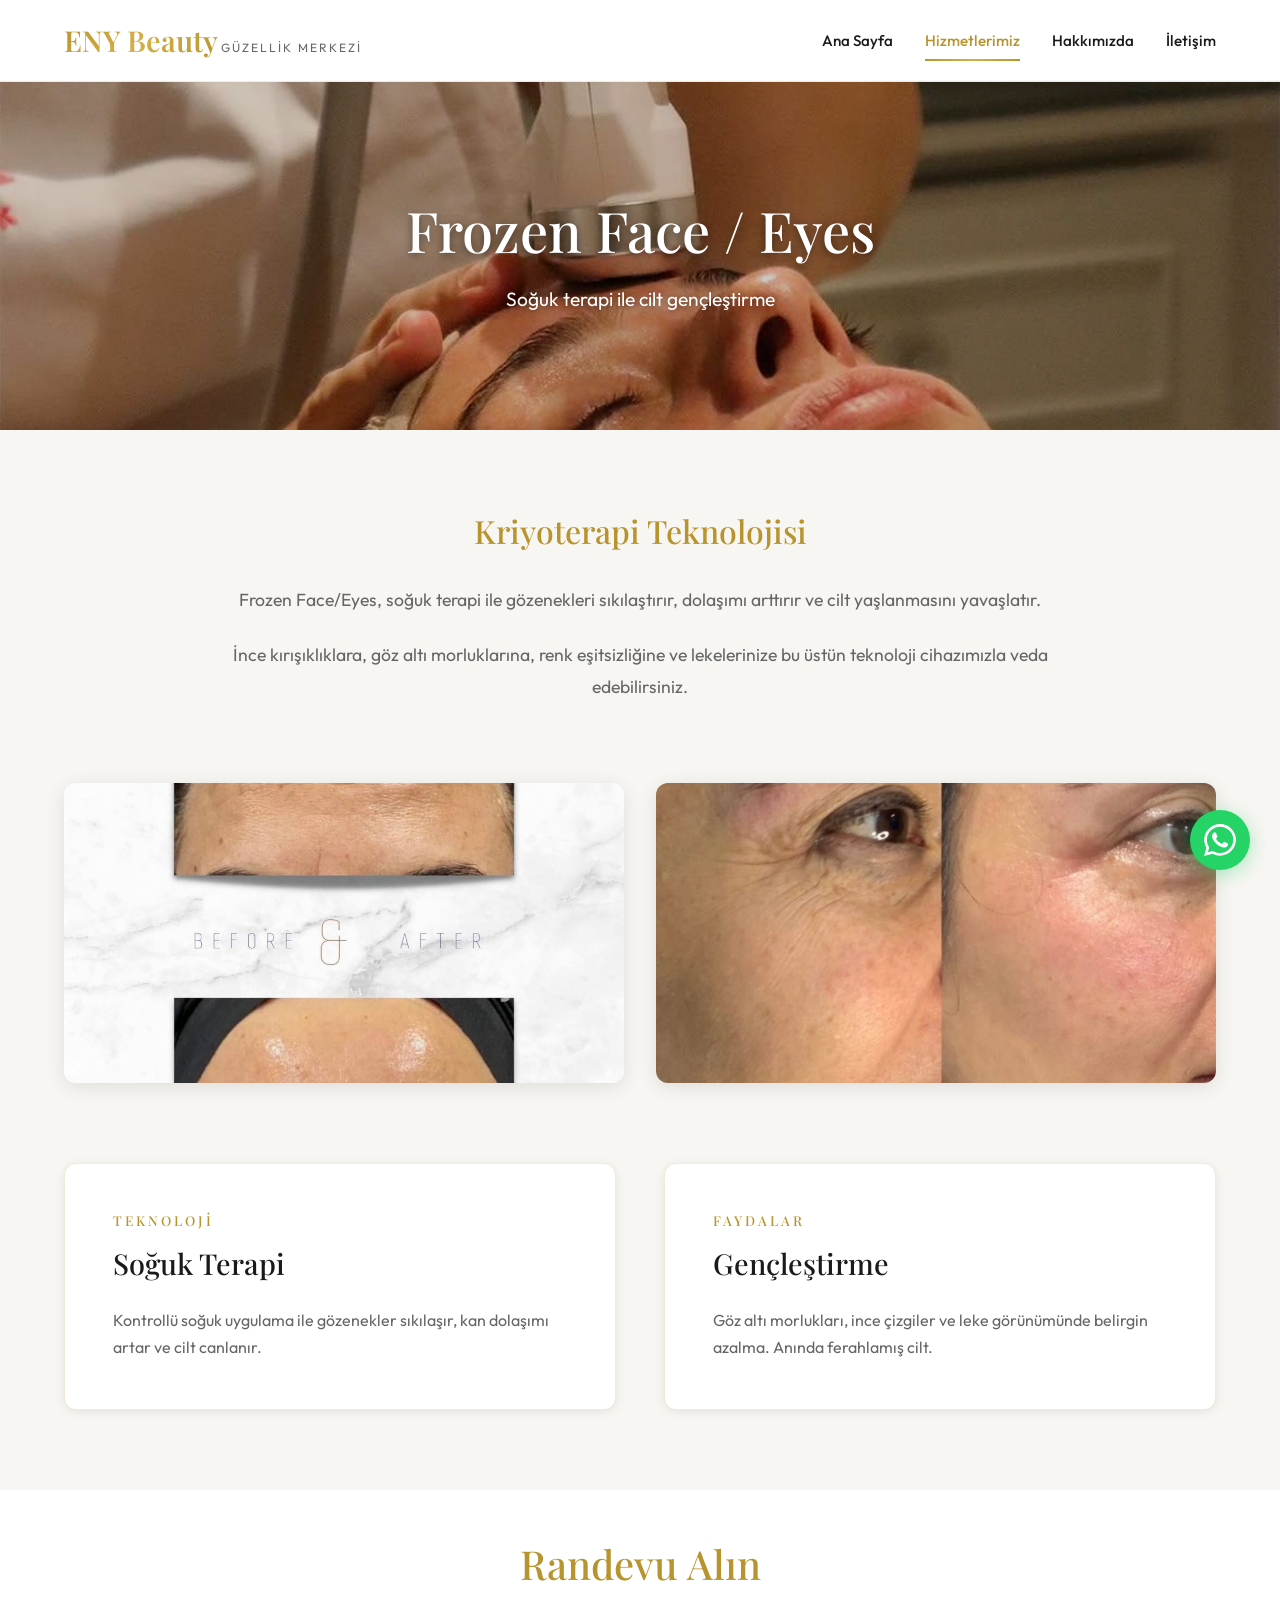
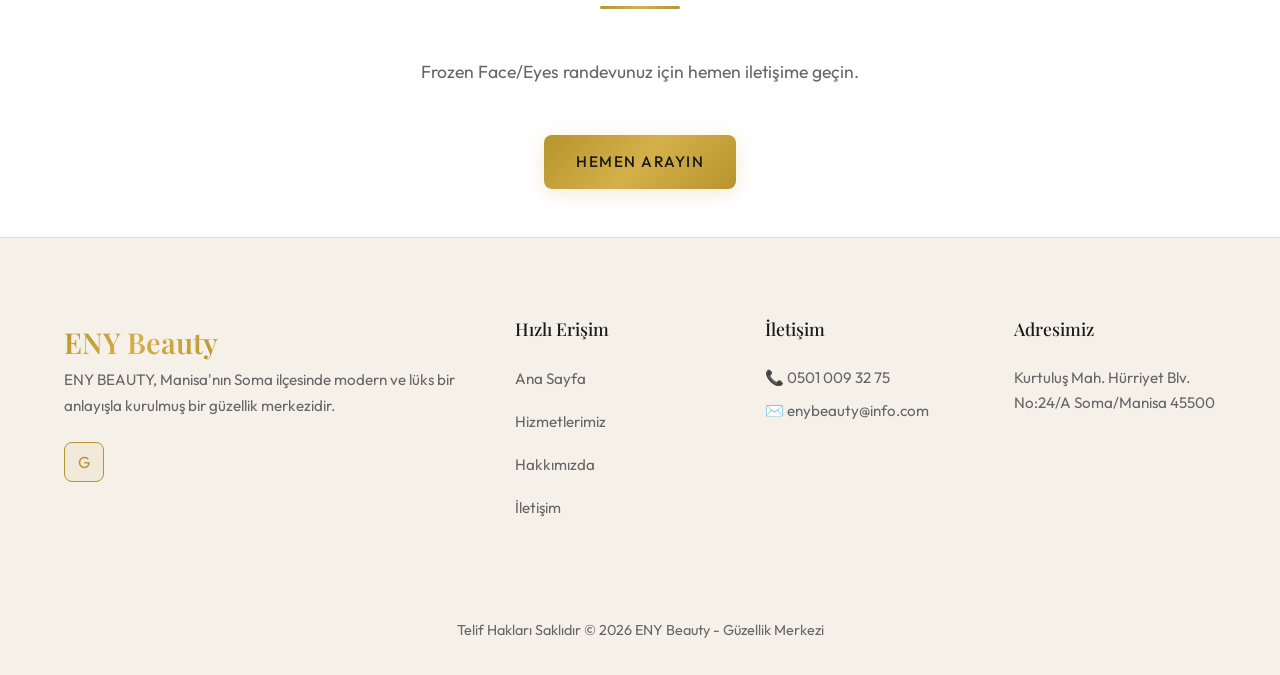
<file: frozenface-eyes.html>
<!DOCTYPE html>
<html lang="tr">

<head>
    <meta charset="UTF-8">
    <meta name="viewport" content="width=device-width, initial-scale=1.0">
    <meta name="description" content="ENY Beauty Frozen Face/Eyes - Soğuk terapi ile cilt gençleştirme.">
    <title>Frozen Face / Eyes - ENY Beauty - Güzellik Merkezi</title>
    <link rel="icon" type="image/png" href="img/Ana-sayfa/Logo.png">
    <link rel="preconnect" href="https://fonts.googleapis.com">
    <link rel="preconnect" href="https://fonts.gstatic.com" crossorigin>
    <link
        href="https://fonts.googleapis.com/css2?family=Outfit:wght@300;400;500;600;700&family=Playfair+Display:wght@400;500;600;700&display=swap"
        rel="stylesheet">
    <link rel="stylesheet" href="css/style.css">
</head>

<body>
    <header class="header" id="header">
        <div class="container">
            <a href="index.html" class="logo">
                <div>
                    <span class="logo-text">ENY Beauty</span>
                    <span class="logo-tagline">Güzellik Merkezi</span>
                </div>
            </a>
            <nav class="nav" id="nav">
                <a href="index.html" class="nav-link">Ana Sayfa</a>
                <a href="hizmetlerimiz.html" class="nav-link active">Hizmetlerimiz</a>
                <a href="hakkimizda.html" class="nav-link">Hakkımızda</a>
                <a href="iletisim.html" class="nav-link">İletişim</a>
            </nav>
            <div class="menu-toggle" id="menuToggle">
                <span></span><span></span><span></span>
            </div>
        </div>
    </header>

    <section class="service-banner" style="background-image: url('img/Hizmetler/frozenface/frozen-banner.jpg');">
        <div class="container">
            <h1>Frozen Face / Eyes</h1>
            <p>Soğuk terapi ile cilt gençleştirme</p>
        </div>
    </section>

    <section class="section about-section">
        <div class="container">
            <div class="about-intro">
                <h2>Kriyoterapi Teknolojisi</h2>
                <p>
                    Frozen Face/Eyes, soğuk terapi ile gözenekleri sıkılaştırır, dolaşımı arttırır ve cilt yaşlanmasını
                    yavaşlatır.
                </p>
                <p style="margin-top: var(--spacing-md);">
                    İnce kırışıklıklara, göz altı morluklarına, renk eşitsizliğine ve lekelerinize bu üstün teknoloji
                    cihazımızla veda edebilirsiniz.
                </p>
            </div>

            <!-- Service Gallery -->
            <div class="service-gallery">
                <img src="img/Hizmetler/frozenface/frozen2.jpg" alt="Frozen Face 1">
                <img src="img/Hizmetler/frozenface/frozen3.jpg" alt="Frozen Face 2">
            </div>

            <div class="mission-vision" style="margin-top: var(--spacing-xxl);">
                <div class="mv-card">
                    <h5>Teknoloji</h5>
                    <h3>Soğuk Terapi</h3>
                    <p>Kontrollü soğuk uygulama ile gözenekler sıkılaşır, kan dolaşımı artar ve cilt canlanır.</p>
                </div>
                <div class="mv-card">
                    <h5>Faydalar</h5>
                    <h3>Gençleştirme</h3>
                    <p>Göz altı morlukları, ince çizgiler ve leke görünümünde belirgin azalma. Anında ferahlamış cilt.
                    </p>
                </div>
            </div>
        </div>
    </section>

    <section class="section" style="background: var(--color-bg-card); padding: var(--spacing-xl) 0;">
        <div class="container text-center">
            <h2 class="section-title">Randevu Alın</h2>
            <p class="section-subtitle">Frozen Face/Eyes randevunuz için hemen iletişime geçin.</p>
            <a href="tel:+905010093275" class="btn btn-primary">Hemen Arayın</a>
        </div>
    </section>

    <footer class="footer">
        <div class="container">
            <div class="footer-grid">
                <div class="footer-brand">
                    <span class="logo-text">ENY Beauty</span>
                    <p>ENY BEAUTY, Manisa'nın Soma ilçesinde modern ve lüks bir anlayışla kurulmuş bir güzellik
                        merkezidir.</p>
                    <div class="footer-social">
                        <a href="https://g.co/kgs/s9RyV7R" target="_blank" class="social-link"
                            title="Google Reviews">G</a>
                    </div>
                </div>
                <div class="footer-column">
                    <h4>Hızlı Erişim</h4>
                    <ul>
                        <li><a href="index.html">Ana Sayfa</a></li>
                        <li><a href="hizmetlerimiz.html">Hizmetlerimiz</a></li>
                        <li><a href="hakkimizda.html">Hakkımızda</a></li>
                        <li><a href="iletisim.html">İletişim</a></li>
                    </ul>
                </div>
                <div class="footer-column">
                    <h4>İletişim</h4>
                    <p>📞 0501 009 32 75</p>
                    <p>✉️ enybeauty@info.com</p>
                </div>
                <div class="footer-column">
                    <h4>Adresimiz</h4>
                    <p>Kurtuluş Mah. Hürriyet Blv. No:24/A Soma/Manisa 45500</p>
                </div>
            </div>
            <div class="footer-bottom">
                <p>Telif Hakları Saklıdır © 2026 ENY Beauty - Güzellik Merkezi</p>
            </div>
        </div>
    </footer>

    <a href="https://wa.me/905010093275" target="_blank" class="whatsapp-btn" title="WhatsApp">
        <svg viewBox="0 0 24 24">
            <path
                d="M17.472 14.382c-.297-.149-1.758-.867-2.03-.967-.273-.099-.471-.148-.67.15-.197.297-.767.966-.94 1.164-.173.199-.347.223-.644.075-.297-.15-1.255-.463-2.39-1.475-.883-.788-1.48-1.761-1.653-2.059-.173-.297-.018-.458.13-.606.134-.133.298-.347.446-.52.149-.174.198-.298.298-.497.099-.198.05-.371-.025-.52-.075-.149-.669-1.612-.916-2.207-.242-.579-.487-.5-.669-.51-.173-.008-.371-.01-.57-.01-.198 0-.52.074-.792.372-.272.297-1.04 1.016-1.04 2.479 0 1.462 1.065 2.875 1.213 3.074.149.198 2.096 3.2 5.077 4.487.709.306 1.262.489 1.694.625.712.227 1.36.195 1.871.118.571-.085 1.758-.719 2.006-1.413.248-.694.248-1.289.173-1.413-.074-.124-.272-.198-.57-.347m-5.421 7.403h-.004a9.87 9.87 0 01-5.031-1.378l-.361-.214-3.741.982.998-3.648-.235-.374a9.86 9.86 0 01-1.51-5.26c.001-5.45 4.436-9.884 9.888-9.884 2.64 0 5.122 1.03 6.988 2.898a9.825 9.825 0 012.893 6.994c-.003 5.45-4.437 9.884-9.885 9.884m8.413-18.297A11.815 11.815 0 0012.05 0C5.495 0 .16 5.335.157 11.892c0 2.096.547 4.142 1.588 5.945L.057 24l6.305-1.654a11.882 11.882 0 005.683 1.448h.005c6.554 0 11.89-5.335 11.893-11.893a11.821 11.821 0 00-3.48-8.413z" />
        </svg>
    </a>

    <script>
        const header = document.getElementById('header');
        window.addEventListener('scroll', () => header.classList.toggle('scrolled', window.scrollY > 100));
        const menuToggle = document.getElementById('menuToggle');
        const nav = document.getElementById('nav');
        menuToggle.addEventListener('click', () => nav.classList.toggle('active'));
        document.querySelectorAll('.nav-link').forEach(link => link.addEventListener('click', () => nav.classList.remove('active')));
    </script>
</body>

</html>
</file>
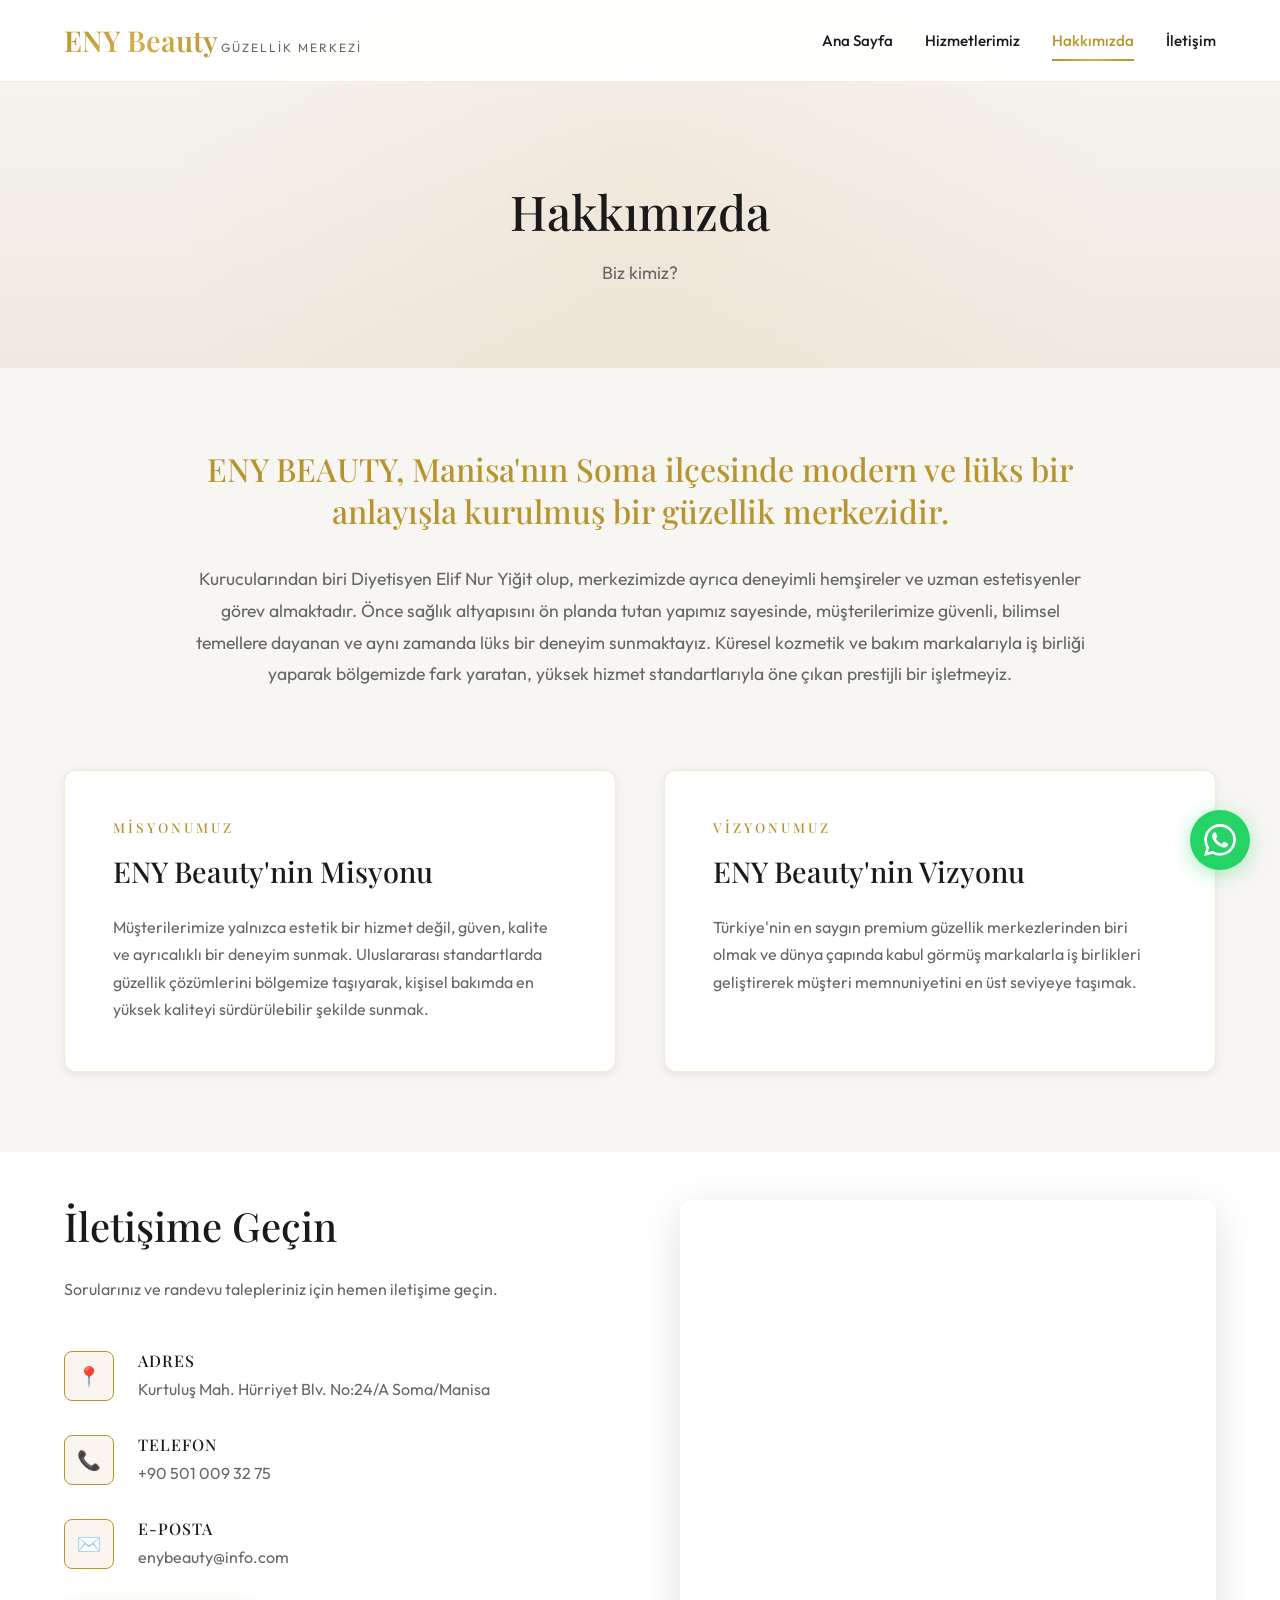
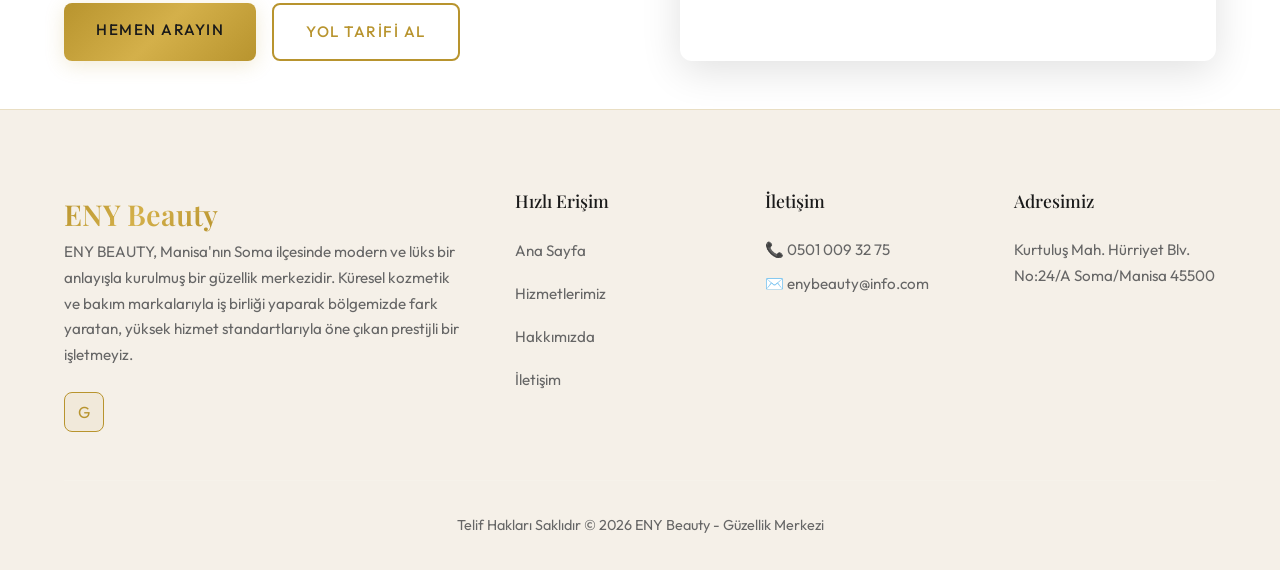
<file: hakkimizda.html>
<!DOCTYPE html>
<html lang="tr">

<head>
    <meta charset="UTF-8">
    <meta name="viewport" content="width=device-width, initial-scale=1.0">
    <meta name="description"
        content="ENY Beauty Hakkımızda - Manisa Soma'da modern ve lüks anlayışla kurulmuş güzellik merkezi.">
    <title>Hakkımızda - ENY Beauty - Güzellik Merkezi</title>
    <link rel="icon" type="image/png" href="img/Ana-sayfa/Logo.png">

    <!-- Google Fonts -->
    <link rel="preconnect" href="https://fonts.googleapis.com">
    <link rel="preconnect" href="https://fonts.gstatic.com" crossorigin>
    <link
        href="https://fonts.googleapis.com/css2?family=Outfit:wght@300;400;500;600;700&family=Playfair+Display:wght@400;500;600;700&display=swap"
        rel="stylesheet">

    <!-- Styles -->
    <link rel="stylesheet" href="css/style.css">
</head>

<body>
    <!-- Header -->
    <header class="header" id="header">
        <div class="container">
            <a href="index.html" class="logo">
                <div>
                    <span class="logo-text">ENY Beauty</span>
                    <span class="logo-tagline">Güzellik Merkezi</span>
                </div>
            </a>

            <nav class="nav" id="nav">
                <a href="index.html" class="nav-link">Ana Sayfa</a>
                <a href="hizmetlerimiz.html" class="nav-link">Hizmetlerimiz</a>
                <a href="hakkimizda.html" class="nav-link active">Hakkımızda</a>
                <a href="iletisim.html" class="nav-link">İletişim</a>
            </nav>

            <div class="menu-toggle" id="menuToggle">
                <span></span>
                <span></span>
                <span></span>
            </div>
        </div>
    </header>

    <!-- Page Header -->
    <section class="page-header">
        <div class="container">
            <h1>Hakkımızda</h1>
            <p>Biz kimiz?</p>
        </div>
    </section>

    <!-- About Section -->
    <section class="section about-section">
        <div class="container">
            <div class="about-intro">
                <h2>ENY BEAUTY, Manisa'nın Soma ilçesinde modern ve lüks bir anlayışla kurulmuş bir güzellik merkezidir.
                </h2>
                <p>
                    Kurucularından biri Diyetisyen Elif Nur Yiğit olup, merkezimizde ayrıca deneyimli hemşireler ve
                    uzman estetisyenler görev almaktadır. Önce sağlık altyapısını ön planda tutan yapımız sayesinde,
                    müşterilerimize güvenli, bilimsel temellere dayanan ve aynı zamanda lüks bir deneyim sunmaktayız.
                    Küresel kozmetik ve bakım markalarıyla iş birliği yaparak bölgemizde fark yaratan, yüksek hizmet
                    standartlarıyla öne çıkan prestijli bir işletmeyiz.
                </p>
            </div>

            <!-- Mission & Vision -->
            <div class="mission-vision">
                <div class="mv-card">
                    <h5>Misyonumuz</h5>
                    <h3>ENY Beauty'nin Misyonu</h3>
                    <p>
                        Müşterilerimize yalnızca estetik bir hizmet değil, güven, kalite ve ayrıcalıklı bir deneyim
                        sunmak. Uluslararası standartlarda güzellik çözümlerini bölgemize taşıyarak, kişisel bakımda en
                        yüksek kaliteyi sürdürülebilir şekilde sunmak.
                    </p>
                </div>

                <div class="mv-card">
                    <h5>Vizyonumuz</h5>
                    <h3>ENY Beauty'nin Vizyonu</h3>
                    <p>
                        Türkiye'nin en saygın premium güzellik merkezlerinden biri olmak ve dünya çapında kabul görmüş
                        markalarla iş birlikleri geliştirerek müşteri memnuniyetini en üst seviyeye taşımak.
                    </p>
                </div>
            </div>
        </div>
    </section>

    <!-- Contact CTA Section -->
    <section class="section contact" style="padding: var(--spacing-xl) 0;">
        <div class="container">
            <div class="contact-wrapper">
                <div class="contact-info">
                    <h2>İletişime Geçin</h2>
                    <p>Sorularınız ve randevu talepleriniz için hemen iletişime geçin.</p>

                    <div class="contact-item">
                        <div class="contact-item-icon">📍</div>
                        <div class="contact-item-content">
                            <h4>Adres</h4>
                            <p>Kurtuluş Mah. Hürriyet Blv. No:24/A Soma/Manisa</p>
                        </div>
                    </div>

                    <div class="contact-item">
                        <div class="contact-item-icon">📞</div>
                        <div class="contact-item-content">
                            <h4>Telefon</h4>
                            <a href="tel:+905010093275">+90 501 009 32 75</a>
                        </div>
                    </div>

                    <div class="contact-item">
                        <div class="contact-item-icon">✉️</div>
                        <div class="contact-item-content">
                            <h4>E-posta</h4>
                            <a href="mailto:enybeauty@info.com">enybeauty@info.com</a>
                        </div>
                    </div>

                    <div style="display: flex; gap: var(--spacing-sm); margin-top: var(--spacing-md); flex-wrap: wrap;">
                        <a href="tel:+905010093275" class="btn btn-primary">Hemen Arayın</a>
                        <a href="https://www.google.com/maps/dir//Eny+Clinic+Beauty+Kurtulu%C5%9F+H%C3%BCrriyet+Blv.+No:25+Kat:1+Daire+1+45500+Soma/Manisa/@39.181649,27.607072,15z"
                            target="_blank" class="btn btn-outline">Yol Tarifi Al</a>
                    </div>
                </div>

                <div class="contact-map">
                    <iframe
                        src="https://www.google.com/maps/embed?pb=!1m18!1m12!1m3!1d3101.0!2d27.607072!3d39.181649!2m3!1f0!2f0!3f0!3m2!1i1024!2i768!4f13.1!3m3!1m2!1s0x14b761e969f6f979%3A0x988b7885c4da3a01!2sEny%20Clinic%20Beauty!5e0!3m2!1str!2str!4v1706000000000!5m2!1str!2str"
                        allowfullscreen="" loading="lazy" referrerpolicy="no-referrer-when-downgrade"></iframe>
                </div>
            </div>
        </div>
    </section>

    <!-- Footer -->
    <footer class="footer">
        <div class="container">
            <div class="footer-grid">
                <div class="footer-brand">
                    <span class="logo-text">ENY Beauty</span>
                    <p>
                        ENY BEAUTY, Manisa'nın Soma ilçesinde modern ve lüks bir anlayışla kurulmuş bir güzellik
                        merkezidir. Küresel kozmetik ve bakım markalarıyla iş birliği yaparak bölgemizde fark yaratan,
                        yüksek hizmet standartlarıyla öne çıkan prestijli bir işletmeyiz.
                    </p>
                    <div class="footer-social">
                        <a href="https://g.co/kgs/s9RyV7R" target="_blank" class="social-link"
                            title="Google Reviews">G</a>
                    </div>
                </div>

                <div class="footer-column">
                    <h4>Hızlı Erişim</h4>
                    <ul>
                        <li><a href="index.html">Ana Sayfa</a></li>
                        <li><a href="hizmetlerimiz.html">Hizmetlerimiz</a></li>
                        <li><a href="hakkimizda.html">Hakkımızda</a></li>
                        <li><a href="iletisim.html">İletişim</a></li>
                    </ul>
                </div>

                <div class="footer-column">
                    <h4>İletişim</h4>
                    <p>📞 0501 009 32 75</p>
                    <p>✉️ enybeauty@info.com</p>
                </div>

                <div class="footer-column">
                    <h4>Adresimiz</h4>
                    <p>Kurtuluş Mah. Hürriyet Blv. No:24/A Soma/Manisa 45500</p>
                </div>
            </div>

            <div class="footer-bottom">
                <p>Telif Hakları Saklıdır © 2026 ENY Beauty - Güzellik Merkezi</p>
            </div>
        </div>
    </footer>

    <!-- WhatsApp Button -->
    <a href="https://wa.me/905010093275" target="_blank" class="whatsapp-btn" title="WhatsApp ile iletişime geçin">
        <svg viewBox="0 0 24 24" xmlns="http://www.w3.org/2000/svg">
            <path
                d="M17.472 14.382c-.297-.149-1.758-.867-2.03-.967-.273-.099-.471-.148-.67.15-.197.297-.767.966-.94 1.164-.173.199-.347.223-.644.075-.297-.15-1.255-.463-2.39-1.475-.883-.788-1.48-1.761-1.653-2.059-.173-.297-.018-.458.13-.606.134-.133.298-.347.446-.52.149-.174.198-.298.298-.497.099-.198.05-.371-.025-.52-.075-.149-.669-1.612-.916-2.207-.242-.579-.487-.5-.669-.51-.173-.008-.371-.01-.57-.01-.198 0-.52.074-.792.372-.272.297-1.04 1.016-1.04 2.479 0 1.462 1.065 2.875 1.213 3.074.149.198 2.096 3.2 5.077 4.487.709.306 1.262.489 1.694.625.712.227 1.36.195 1.871.118.571-.085 1.758-.719 2.006-1.413.248-.694.248-1.289.173-1.413-.074-.124-.272-.198-.57-.347m-5.421 7.403h-.004a9.87 9.87 0 01-5.031-1.378l-.361-.214-3.741.982.998-3.648-.235-.374a9.86 9.86 0 01-1.51-5.26c.001-5.45 4.436-9.884 9.888-9.884 2.64 0 5.122 1.03 6.988 2.898a9.825 9.825 0 012.893 6.994c-.003 5.45-4.437 9.884-9.885 9.884m8.413-18.297A11.815 11.815 0 0012.05 0C5.495 0 .16 5.335.157 11.892c0 2.096.547 4.142 1.588 5.945L.057 24l6.305-1.654a11.882 11.882 0 005.683 1.448h.005c6.554 0 11.89-5.335 11.893-11.893a11.821 11.821 0 00-3.48-8.413z" />
        </svg>
    </a>

    <!-- JavaScript -->
    <script>
        // Header scroll effect
        const header = document.getElementById('header');
        window.addEventListener('scroll', () => {
            if (window.scrollY > 100) {
                header.classList.add('scrolled');
            } else {
                header.classList.remove('scrolled');
            }
        });

        // Mobile menu toggle
        const menuToggle = document.getElementById('menuToggle');
        const nav = document.getElementById('nav');

        menuToggle.addEventListener('click', () => {
            nav.classList.toggle('active');
        });

        // Close menu when clicking on a link
        document.querySelectorAll('.nav-link').forEach(link => {
            link.addEventListener('click', () => {
                nav.classList.remove('active');
            });
        });
    </script>
</body>

</html>
</file>
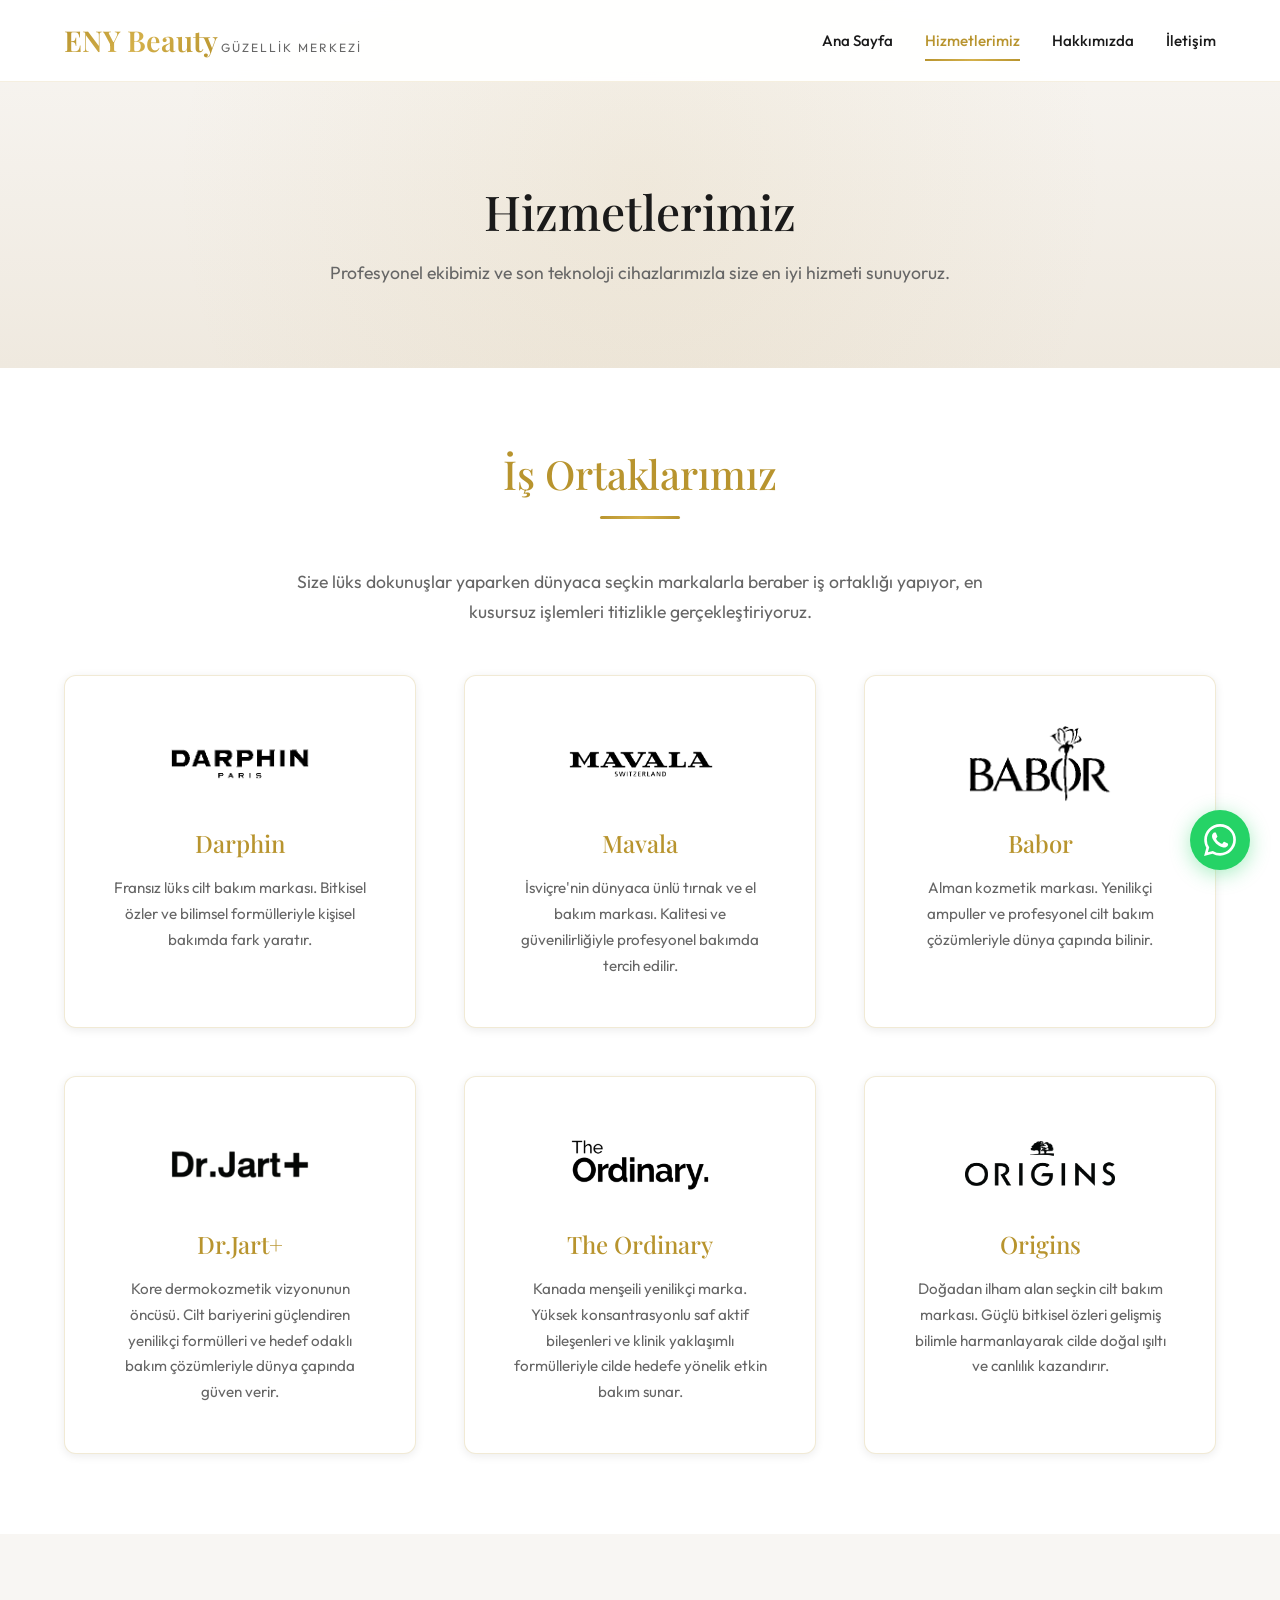
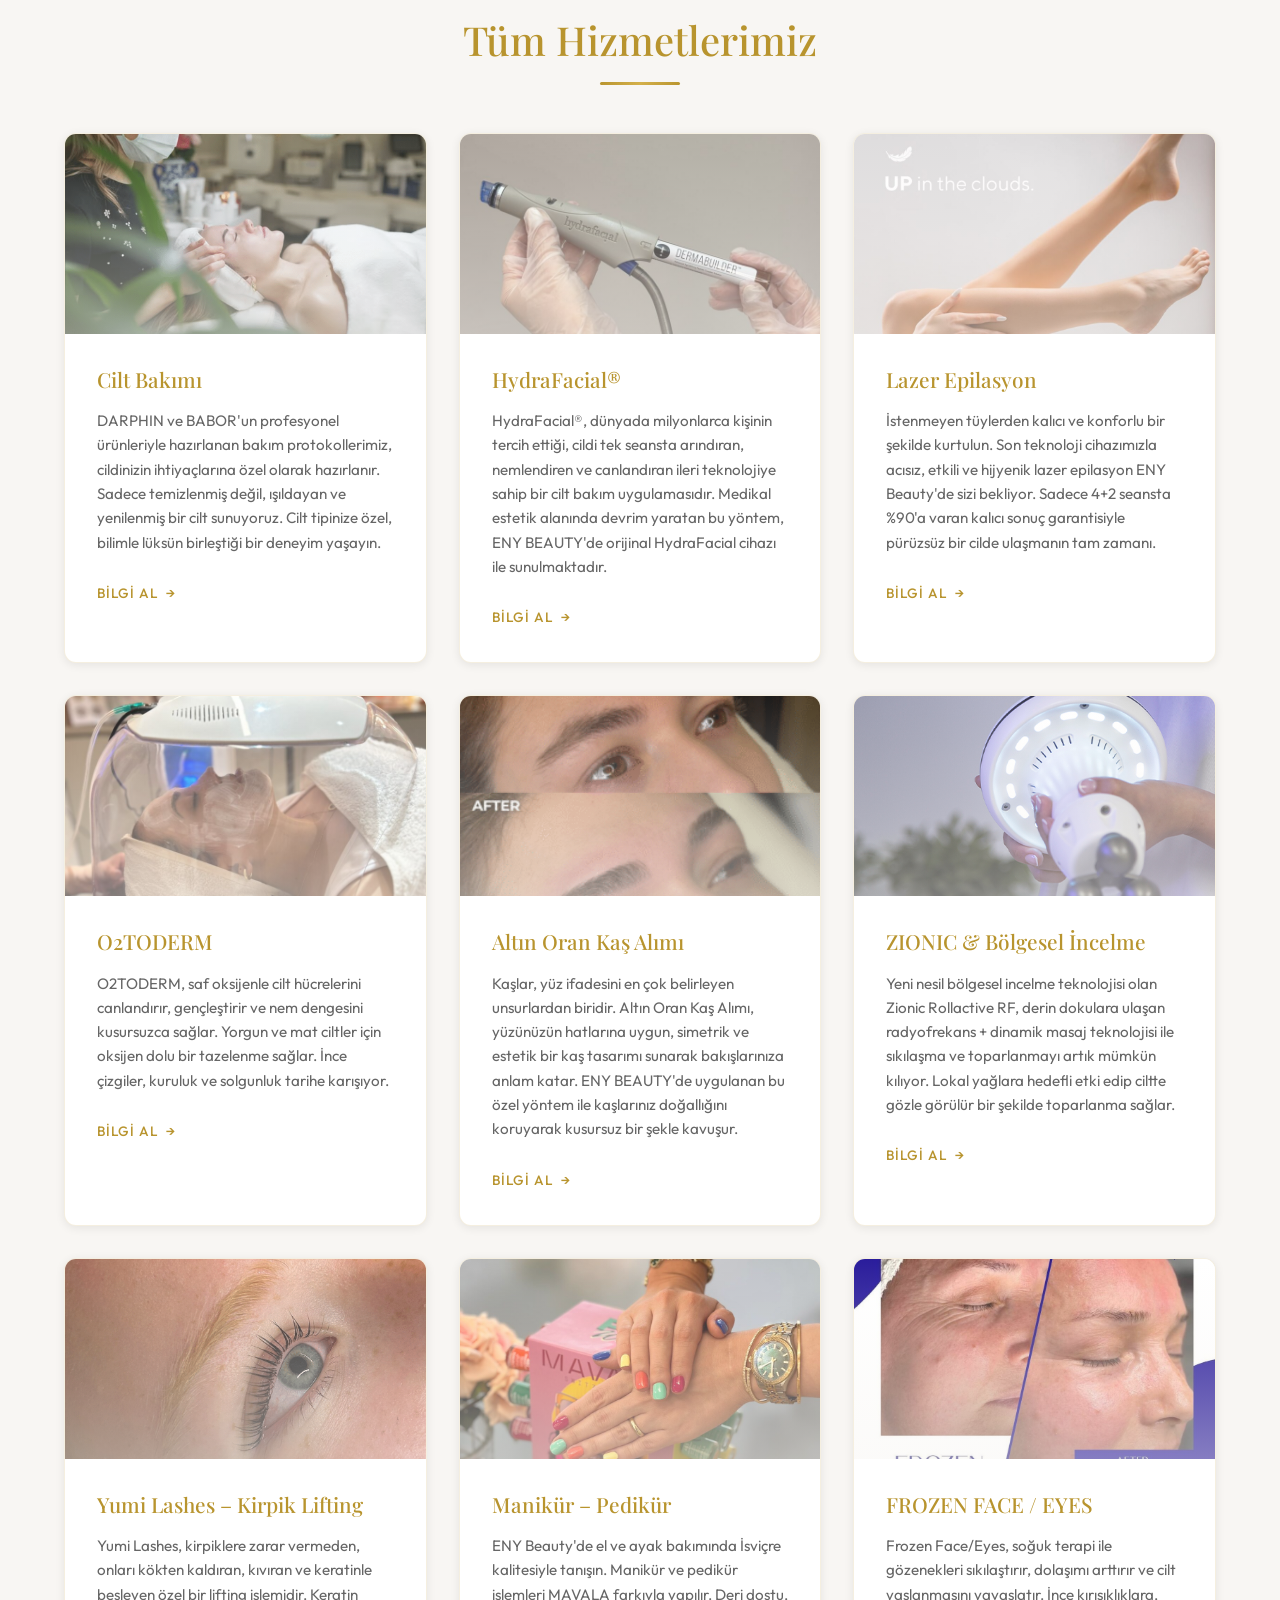
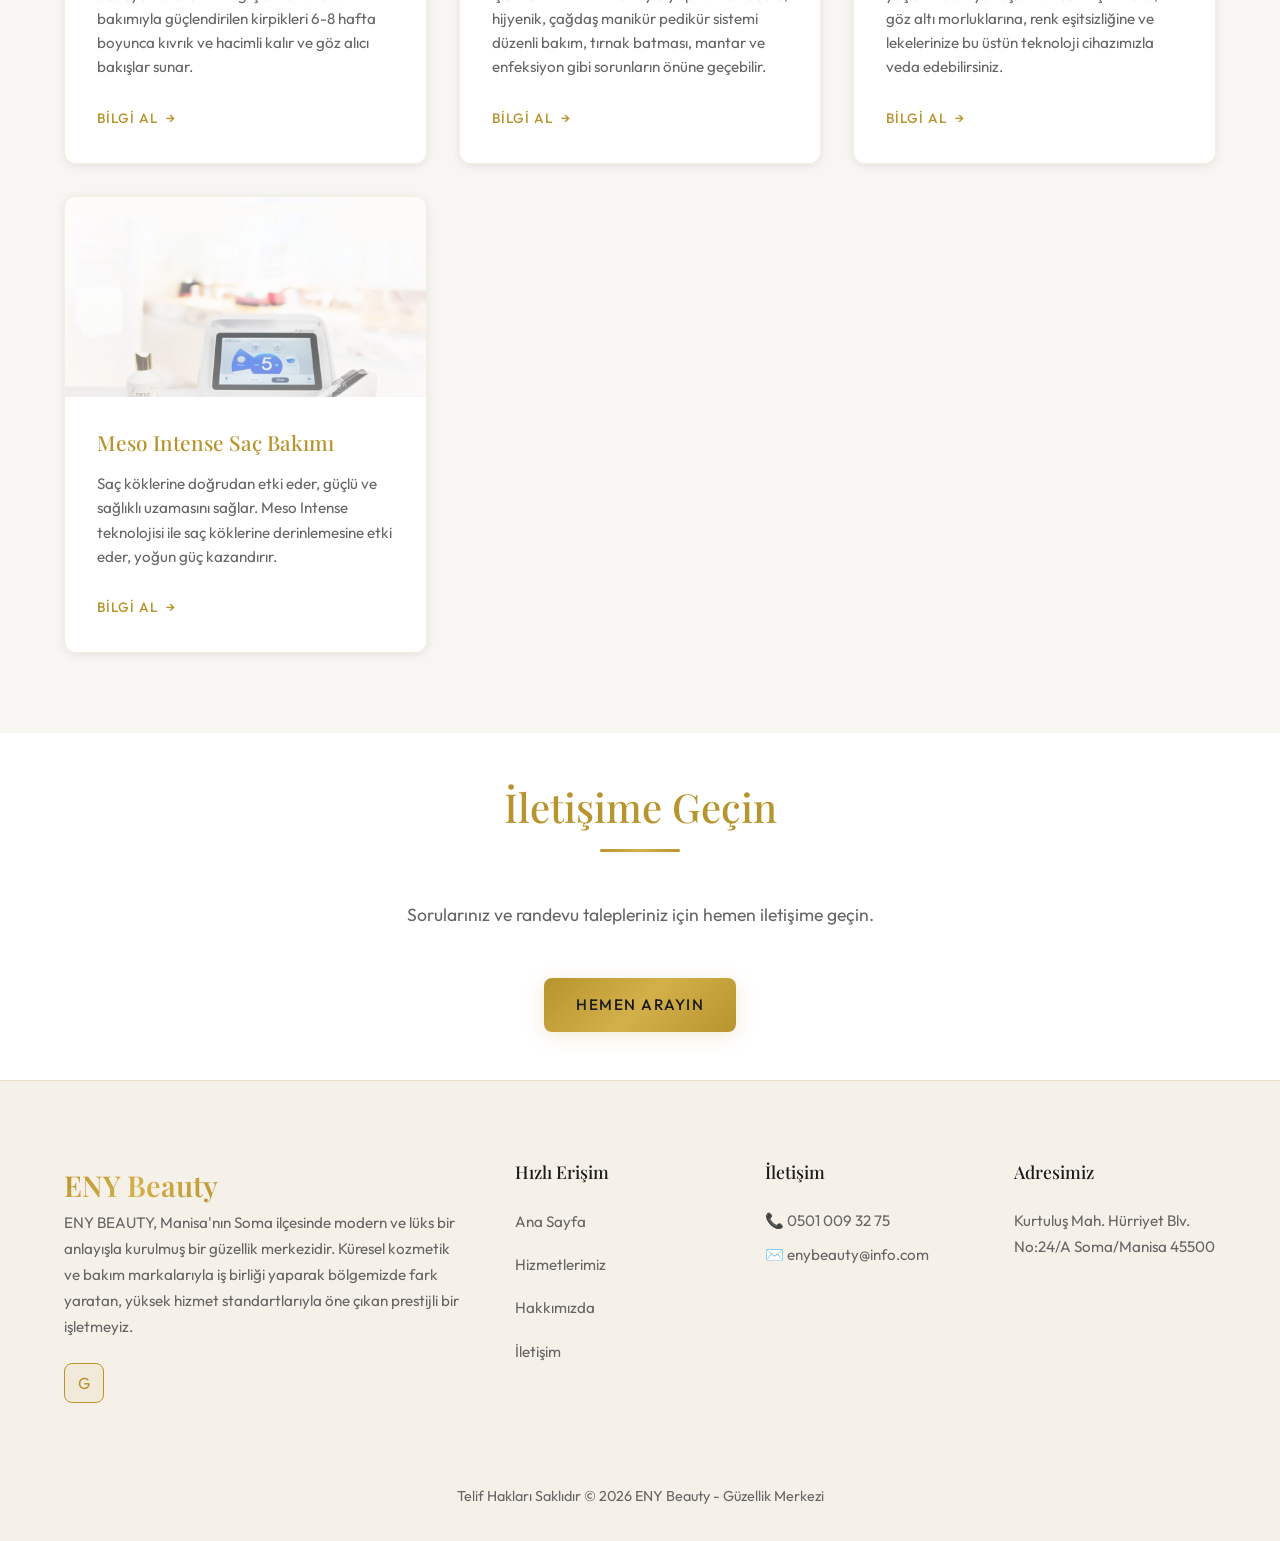
<file: hizmetlerimiz.html>
<!DOCTYPE html>
<html lang="tr">

<head>
    <meta charset="UTF-8">
    <meta name="viewport" content="width=device-width, initial-scale=1.0">
    <meta name="description"
        content="ENY Beauty Hizmetlerimiz - Cilt Bakımı, HydraFacial, Lazer Epilasyon, O2TODERM ve daha fazlası.">
    <title>Hizmetlerimiz - ENY Beauty - Güzellik Merkezi</title>
    <link rel="icon" type="image/png" href="img/Ana-sayfa/Logo.png">

    <!-- Google Fonts -->
    <link rel="preconnect" href="https://fonts.googleapis.com">
    <link rel="preconnect" href="https://fonts.gstatic.com" crossorigin>
    <link
        href="https://fonts.googleapis.com/css2?family=Outfit:wght@300;400;500;600;700&family=Playfair+Display:wght@400;500;600;700&display=swap"
        rel="stylesheet">

    <!-- Styles -->
    <link rel="stylesheet" href="css/style.css">
</head>

<body>
    <!-- Header -->
    <header class="header" id="header">
        <div class="container">
            <a href="index.html" class="logo">
                <div>
                    <span class="logo-text">ENY Beauty</span>
                    <span class="logo-tagline">Güzellik Merkezi</span>
                </div>
            </a>

            <nav class="nav" id="nav">
                <a href="index.html" class="nav-link">Ana Sayfa</a>
                <a href="hizmetlerimiz.html" class="nav-link active">Hizmetlerimiz</a>
                <a href="hakkimizda.html" class="nav-link">Hakkımızda</a>
                <a href="iletisim.html" class="nav-link">İletişim</a>
            </nav>

            <div class="menu-toggle" id="menuToggle">
                <span></span>
                <span></span>
                <span></span>
            </div>
        </div>
    </header>

    <!-- Page Header -->
    <section class="page-header">
        <div class="container">
            <h1>Hizmetlerimiz</h1>
            <p>Profesyonel ekibimiz ve son teknoloji cihazlarımızla size en iyi hizmeti sunuyoruz.</p>
        </div>
    </section>

    <!-- Partners Section -->
    <section class="section partners">
        <div class="container">
            <h2 class="section-title">İş Ortaklarımız</h2>
            <p class="section-subtitle">
                Size lüks dokunuşlar yaparken dünyaca seçkin markalarla beraber iş ortaklığı yapıyor, en kusursuz
                işlemleri titizlikle gerçekleştiriyoruz.
            </p>

            <div class="partners-grid">
                <div class="partner-card">
                    <img src="img/is-birlikleri/Darphin.png" alt="Darphin Logo" class="partner-logo-img">
                    <h3>Darphin</h3>
                    <p>Fransız lüks cilt bakım markası. Bitkisel özler ve bilimsel formülleriyle kişisel bakımda fark
                        yaratır.</p>
                </div>

                <div class="partner-card">
                    <img src="img/is-birlikleri/Mavala.png" alt="Mavala Logo" class="partner-logo-img">
                    <h3>Mavala</h3>
                    <p>İsviçre'nin dünyaca ünlü tırnak ve el bakım markası. Kalitesi ve güvenilirliğiyle profesyonel
                        bakımda tercih edilir.</p>
                </div>

                <div class="partner-card">
                    <img src="img/is-birlikleri/Babor.png" alt="Babor Logo" class="partner-logo-img">
                    <h3>Babor</h3>
                    <p>Alman kozmetik markası. Yenilikçi ampuller ve profesyonel cilt bakım çözümleriyle dünya çapında
                        bilinir.</p>
                </div>

                <div class="partner-card">
                    <img src="img/is-birlikleri/dr jart logo.png" alt="Dr.Jart+ Logo" class="partner-logo-img">
                    <h3>Dr.Jart+</h3>
                    <p>Kore dermokozmetik vizyonunun öncüsü. Cilt bariyerini güçlendiren yenilikçi formülleri ve hedef odaklı bakım çözümleriyle dünya çapında güven verir.</p>
                </div>

                <div class="partner-card">
                    <img src="img/is-birlikleri/the ordinary logo.png" alt="The Ordinary Logo" class="partner-logo-img">
                    <h3>The Ordinary</h3>
                    <p>Kanada menşeili yenilikçi marka. Yüksek konsantrasyonlu saf aktif bileşenleri ve klinik yaklaşımlı formülleriyle cilde hedefe yönelik etkin bakım sunar.</p>
                </div>

                <div class="partner-card">
                    <img src="img/is-birlikleri/Origins.png" alt="Origins Logo" class="partner-logo-img">
                    <h3>Origins</h3>
                    <p>Doğadan ilham alan seçkin cilt bakım markası. Güçlü bitkisel özleri gelişmiş bilimle harmanlayarak cilde doğal ışıltı ve canlılık kazandırır.</p>
                </div>
            </div>
        </div>
    </section>

    <!-- All Services Section -->
    <section class="section services">
        <div class="container">
            <h2 class="section-title">Tüm Hizmetlerimiz</h2>

            <div class="services-grid">
                <!-- Cilt Bakımı -->
                <div class="service-card">
                    <div class="service-card-image">
                        <img src="img/Ana-sayfa/cilt-bakimi.png" alt="Cilt Bakımı" class="service-img">
                    </div>
                    <div class="service-card-content">
                        <h3>Cilt Bakımı</h3>
                        <p>DARPHIN ve BABOR'un profesyonel ürünleriyle hazırlanan bakım protokollerimiz, cildinizin
                            ihtiyaçlarına özel olarak hazırlanır. Sadece temizlenmiş değil, ışıldayan ve yenilenmiş bir
                            cilt sunuyoruz. Cilt tipinize özel, bilimle lüksün birleştiği bir deneyim yaşayın.</p>
                        <a href="cilt-bakimi.html" class="service-link">Bilgi Al</a>
                    </div>
                </div>

                <!-- HydraFacial -->
                <div class="service-card">
                    <div class="service-card-image">
                        <img src="img/Ana-sayfa/hydra-facial.jpg" alt="HydraFacial" class="service-img">
                    </div>
                    <div class="service-card-content">
                        <h3>HydraFacial®</h3>
                        <p>HydraFacial®, dünyada milyonlarca kişinin tercih ettiği, cildi tek seansta arındıran,
                            nemlendiren ve canlandıran ileri teknolojiye sahip bir cilt bakım uygulamasıdır. Medikal
                            estetik alanında devrim yaratan bu yöntem, ENY BEAUTY'de orijinal HydraFacial cihazı ile
                            sunulmaktadır.</p>
                        <a href="hydrafacial.html" class="service-link">Bilgi Al</a>
                    </div>
                </div>

                <!-- Lazer Epilasyon -->
                <div class="service-card">
                    <div class="service-card-image">
                        <img src="img/Ana-sayfa/lazer-epilasyon.jpg" alt="Lazer Epilasyon" class="service-img">
                    </div>
                    <div class="service-card-content">
                        <h3>Lazer Epilasyon</h3>
                        <p>İstenmeyen tüylerden kalıcı ve konforlu bir şekilde kurtulun. Son teknoloji cihazımızla
                            acısız, etkili ve hijyenik lazer epilasyon ENY Beauty'de sizi bekliyor. Sadece 4+2 seansta
                            %90'a varan kalıcı sonuç garantisiyle pürüzsüz bir cilde ulaşmanın tam zamanı.</p>
                        <a href="lazer-epilasyon.html" class="service-link">Bilgi Al</a>
                    </div>
                </div>

                <!-- O2TODERM -->
                <div class="service-card">
                    <div class="service-card-image">
                        <img src="img/Ana-sayfa/o2-toderm.jpg" alt="O2TODERM" class="service-img">
                    </div>
                    <div class="service-card-content">
                        <h3>O2TODERM</h3>
                        <p>O2TODERM, saf oksijenle cilt hücrelerini canlandırır, gençleştirir ve nem dengesini
                            kusursuzca sağlar. Yorgun ve mat ciltler için oksijen dolu bir tazelenme sağlar. İnce
                            çizgiler, kuruluk ve solgunluk tarihe karışıyor.</p>
                        <a href="o2toderm.html" class="service-link">Bilgi Al</a>
                    </div>
                </div>

                <!-- Altın Oran Kaş Alımı -->
                <div class="service-card">
                    <div class="service-card-image">
                        <img src="img/Ana-sayfa/altin-oran-kas-alimi.png" alt="Altın Oran Kaş Alımı"
                            class="service-img">
                    </div>
                    <div class="service-card-content">
                        <h3>Altın Oran Kaş Alımı</h3>
                        <p>Kaşlar, yüz ifadesini en çok belirleyen unsurlardan biridir. Altın Oran Kaş Alımı, yüzünüzün
                            hatlarına uygun, simetrik ve estetik bir kaş tasarımı sunarak bakışlarınıza anlam katar. ENY
                            BEAUTY'de uygulanan bu özel yöntem ile kaşlarınız doğallığını koruyarak kusursuz bir şekle
                            kavuşur.</p>
                        <a href="altin-oran-kas-alimi.html" class="service-link">Bilgi Al</a>
                    </div>
                </div>

                <!-- ZIONIC & Bölgesel İncelme -->
                <div class="service-card">
                    <div class="service-card-image">
                        <img src="img/Ana-sayfa/zionic.jpg" alt="ZIONIC" class="service-img">
                    </div>
                    <div class="service-card-content">
                        <h3>ZIONIC & Bölgesel İncelme</h3>
                        <p>Yeni nesil bölgesel incelme teknolojisi olan Zionic Rollactive RF, derin dokulara ulaşan
                            radyofrekans + dinamik masaj teknolojisi ile sıkılaşma ve toparlanmayı artık mümkün kılıyor.
                            Lokal yağlara hedefli etki edip ciltte gözle görülür bir şekilde toparlanma sağlar.</p>
                        <a href="zionic.html" class="service-link">Bilgi Al</a>
                    </div>
                </div>

                <!-- Yumi Lashes – Kirpik Lifting -->
                <div class="service-card">
                    <div class="service-card-image">
                        <img src="img/Ana-sayfa/yumi-lashes.png" alt="Kirpik Lifting" class="service-img">
                    </div>
                    <div class="service-card-content">
                        <h3>Yumi Lashes – Kirpik Lifting</h3>
                        <p>Yumi Lashes, kirpiklere zarar vermeden, onları kökten kaldıran, kıvıran ve keratinle besleyen
                            özel bir lifting işlemidir. Keratin bakımıyla güçlendirilen kirpikleri 6-8 hafta boyunca
                            kıvrık ve hacimli kalır ve göz alıcı bakışlar sunar.</p>
                        <a href="kirpik-lifting.html" class="service-link">Bilgi Al</a>
                    </div>
                </div>

                <!-- Manikür – Pedikür -->
                <div class="service-card">
                    <div class="service-card-image">
                        <img src="img/Ana-sayfa/manikur-pedikur.jpg" alt="Manikür Pedikür" class="service-img">
                    </div>
                    <div class="service-card-content">
                        <h3>Manikür – Pedikür</h3>
                        <p>ENY Beauty'de el ve ayak bakımında İsviçre kalitesiyle tanışın. Manikür ve pedikür işlemleri
                            MAVALA farkıyla yapılır. Deri dostu, hijyenik, çağdaş manikür pedikür sistemi düzenli bakım,
                            tırnak batması, mantar ve enfeksiyon gibi sorunların önüne geçebilir.</p>
                        <a href="manikur-pedikur.html" class="service-link">Bilgi Al</a>
                    </div>
                </div>

                <!-- FROZEN FACE / EYES -->
                <div class="service-card">
                    <div class="service-card-image">
                        <img src="img/Ana-sayfa/frozen-eyes.jpg" alt="Frozen Face Eyes" class="service-img">
                    </div>
                    <div class="service-card-content">
                        <h3>FROZEN FACE / EYES</h3>
                        <p>Frozen Face/Eyes, soğuk terapi ile gözenekleri sıkılaştırır, dolaşımı arttırır ve cilt
                            yaşlanmasını yavaşlatır. İnce kırışıklıklara, göz altı morluklarına, renk eşitsizliğine ve
                            lekelerinize bu üstün teknoloji cihazımızla veda edebilirsiniz.</p>
                        <a href="frozenface-eyes.html" class="service-link">Bilgi Al</a>
                    </div>
                </div>

                <!-- Meso Intense Saç Bakımı -->
                <div class="service-card">
                    <div class="service-card-image">
                        <img src="img/Ana-sayfa/meos-intense.jpg" alt="Meso Intense" class="service-img">
                    </div>
                    <div class="service-card-content">
                        <h3>Meso Intense Saç Bakımı</h3>
                        <p>Saç köklerine doğrudan etki eder, güçlü ve sağlıklı uzamasını sağlar. Meso Intense
                            teknolojisi ile saç köklerine derinlemesine etki eder, yoğun güç kazandırır.</p>
                        <a href="meso-intense-sac-bakimi.html" class="service-link">Bilgi Al</a>
                    </div>
                </div>
            </div>
        </div>
    </section>

    <!-- Contact CTA -->
    <section class="section" style="background: var(--color-bg-card); padding: var(--spacing-xl) 0;">
        <div class="container text-center">
            <h2 class="section-title">İletişime Geçin</h2>
            <p class="section-subtitle">Sorularınız ve randevu talepleriniz için hemen iletişime geçin.</p>
            <a href="tel:+905010093275" class="btn btn-primary">Hemen Arayın</a>
        </div>
    </section>

    <!-- Footer -->
    <footer class="footer">
        <div class="container">
            <div class="footer-grid">
                <div class="footer-brand">
                    <span class="logo-text">ENY Beauty</span>
                    <p>
                        ENY BEAUTY, Manisa'nın Soma ilçesinde modern ve lüks bir anlayışla kurulmuş bir güzellik
                        merkezidir. Küresel kozmetik ve bakım markalarıyla iş birliği yaparak bölgemizde fark yaratan,
                        yüksek hizmet standartlarıyla öne çıkan prestijli bir işletmeyiz.
                    </p>
                    <div class="footer-social">
                        <a href="https://g.co/kgs/s9RyV7R" target="_blank" class="social-link"
                            title="Google Reviews">G</a>
                    </div>
                </div>

                <div class="footer-column">
                    <h4>Hızlı Erişim</h4>
                    <ul>
                        <li><a href="index.html">Ana Sayfa</a></li>
                        <li><a href="hizmetlerimiz.html">Hizmetlerimiz</a></li>
                        <li><a href="hakkimizda.html">Hakkımızda</a></li>
                        <li><a href="iletisim.html">İletişim</a></li>
                    </ul>
                </div>

                <div class="footer-column">
                    <h4>İletişim</h4>
                    <p>📞 0501 009 32 75</p>
                    <p>✉️ enybeauty@info.com</p>
                </div>

                <div class="footer-column">
                    <h4>Adresimiz</h4>
                    <p>Kurtuluş Mah. Hürriyet Blv. No:24/A Soma/Manisa 45500</p>
                </div>
            </div>

            <div class="footer-bottom">
                <p>Telif Hakları Saklıdır © 2026 ENY Beauty - Güzellik Merkezi</p>
            </div>
        </div>
    </footer>

    <!-- WhatsApp Button -->
    <a href="https://wa.me/905010093275" target="_blank" class="whatsapp-btn" title="WhatsApp ile iletişime geçin">
        <svg viewBox="0 0 24 24" xmlns="http://www.w3.org/2000/svg">
            <path
                d="M17.472 14.382c-.297-.149-1.758-.867-2.03-.967-.273-.099-.471-.148-.67.15-.197.297-.767.966-.94 1.164-.173.199-.347.223-.644.075-.297-.15-1.255-.463-2.39-1.475-.883-.788-1.48-1.761-1.653-2.059-.173-.297-.018-.458.13-.606.134-.133.298-.347.446-.52.149-.174.198-.298.298-.497.099-.198.05-.371-.025-.52-.075-.149-.669-1.612-.916-2.207-.242-.579-.487-.5-.669-.51-.173-.008-.371-.01-.57-.01-.198 0-.52.074-.792.372-.272.297-1.04 1.016-1.04 2.479 0 1.462 1.065 2.875 1.213 3.074.149.198 2.096 3.2 5.077 4.487.709.306 1.262.489 1.694.625.712.227 1.36.195 1.871.118.571-.085 1.758-.719 2.006-1.413.248-.694.248-1.289.173-1.413-.074-.124-.272-.198-.57-.347m-5.421 7.403h-.004a9.87 9.87 0 01-5.031-1.378l-.361-.214-3.741.982.998-3.648-.235-.374a9.86 9.86 0 01-1.51-5.26c.001-5.45 4.436-9.884 9.888-9.884 2.64 0 5.122 1.03 6.988 2.898a9.825 9.825 0 012.893 6.994c-.003 5.45-4.437 9.884-9.885 9.884m8.413-18.297A11.815 11.815 0 0012.05 0C5.495 0 .16 5.335.157 11.892c0 2.096.547 4.142 1.588 5.945L.057 24l6.305-1.654a11.882 11.882 0 005.683 1.448h.005c6.554 0 11.89-5.335 11.893-11.893a11.821 11.821 0 00-3.48-8.413z" />
        </svg>
    </a>

    <!-- JavaScript -->
    <script>
        // Header scroll effect
        const header = document.getElementById('header');
        window.addEventListener('scroll', () => {
            if (window.scrollY > 100) {
                header.classList.add('scrolled');
            } else {
                header.classList.remove('scrolled');
            }
        });

        // Mobile menu toggle
        const menuToggle = document.getElementById('menuToggle');
        const nav = document.getElementById('nav');

        menuToggle.addEventListener('click', () => {
            nav.classList.toggle('active');
        });

        // Close menu when clicking on a link
        document.querySelectorAll('.nav-link').forEach(link => {
            link.addEventListener('click', () => {
                nav.classList.remove('active');
            });
        });
    </script>
</body>

</html>
</file>
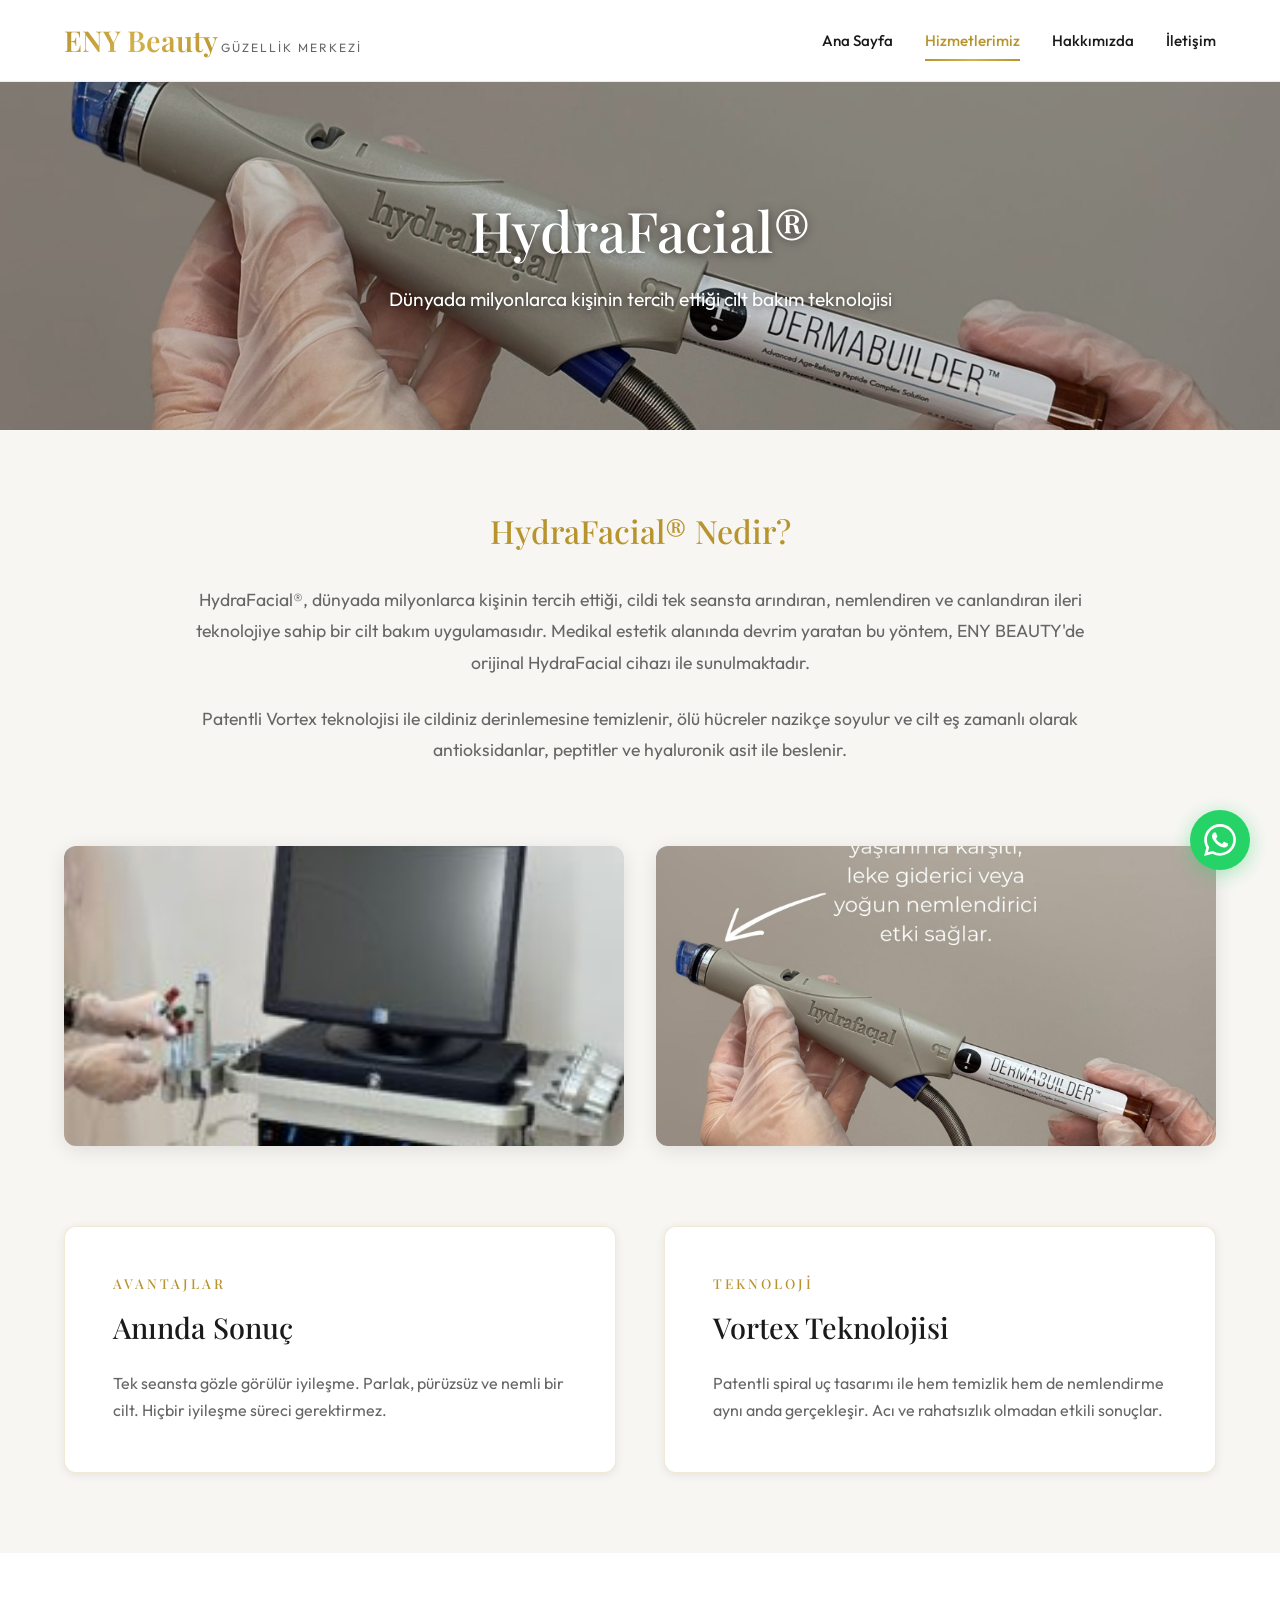
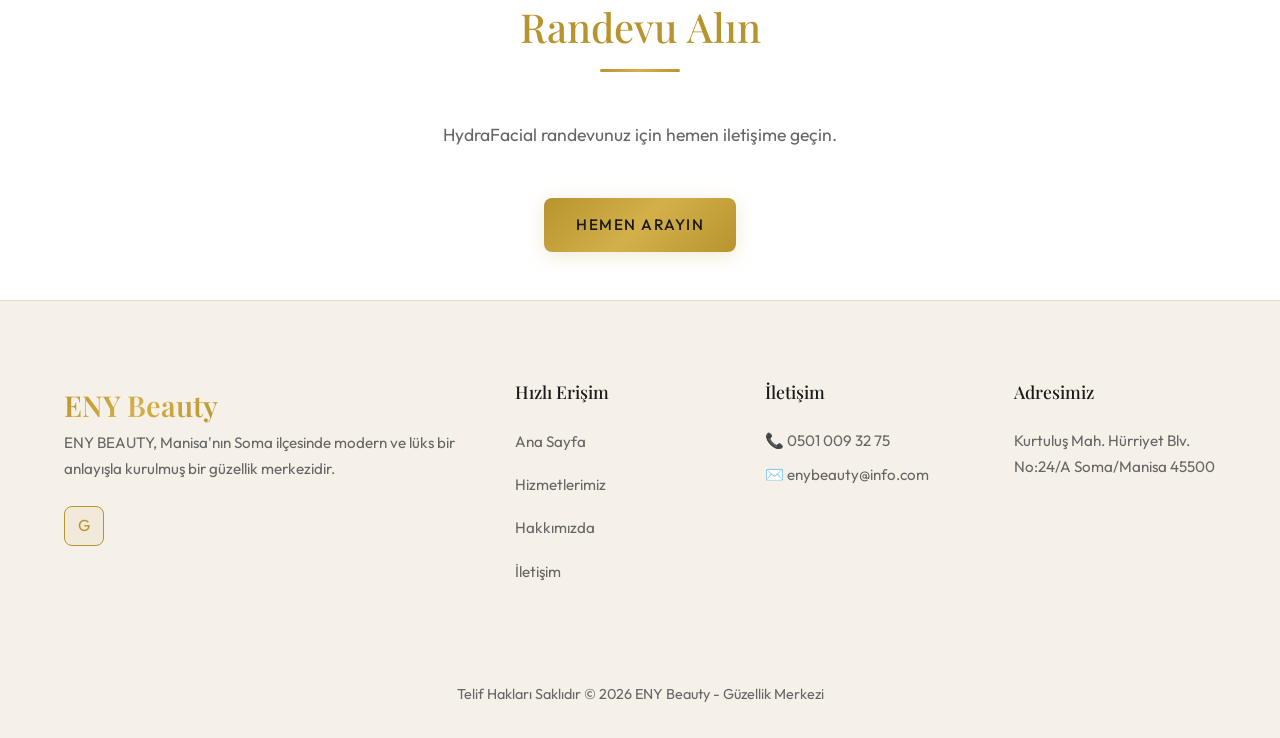
<file: hydrafacial.html>
<!DOCTYPE html>
<html lang="tr">

<head>
    <meta charset="UTF-8">
    <meta name="viewport" content="width=device-width, initial-scale=1.0">
    <meta name="description"
        content="ENY Beauty HydraFacial® - Cildi tek seansta arındıran, nemlendiren ve canlandıran ileri teknoloji.">
    <title>HydraFacial® - ENY Beauty - Güzellik Merkezi</title>
    <link rel="icon" type="image/png" href="img/Ana-sayfa/Logo.png">
    <link rel="preconnect" href="https://fonts.googleapis.com">
    <link rel="preconnect" href="https://fonts.gstatic.com" crossorigin>
    <link
        href="https://fonts.googleapis.com/css2?family=Outfit:wght@300;400;500;600;700&family=Playfair+Display:wght@400;500;600;700&display=swap"
        rel="stylesheet">
    <link rel="stylesheet" href="css/style.css">
</head>

<body>
    <header class="header" id="header">
        <div class="container">
            <a href="index.html" class="logo">
                <div>
                    <span class="logo-text">ENY Beauty</span>
                    <span class="logo-tagline">Güzellik Merkezi</span>
                </div>
            </a>
            <nav class="nav" id="nav">
                <a href="index.html" class="nav-link">Ana Sayfa</a>
                <a href="hizmetlerimiz.html" class="nav-link active">Hizmetlerimiz</a>
                <a href="hakkimizda.html" class="nav-link">Hakkımızda</a>
                <a href="iletisim.html" class="nav-link">İletişim</a>
            </nav>
            <div class="menu-toggle" id="menuToggle">
                <span></span><span></span><span></span>
            </div>
        </div>
    </header>

    <section class="service-banner" style="background-image: url('img/Hizmetler/hydra-facial/hydra-banner.jpg');">
        <div class="container">
            <h1>HydraFacial®</h1>
            <p>Dünyada milyonlarca kişinin tercih ettiği cilt bakım teknolojisi</p>
        </div>
    </section>

    <section class="section about-section">
        <div class="container">
            <div class="about-intro">
                <h2>HydraFacial® Nedir?</h2>
                <p>
                    HydraFacial®, dünyada milyonlarca kişinin tercih ettiği, cildi tek seansta arındıran, nemlendiren ve
                    canlandıran ileri teknolojiye sahip bir cilt bakım uygulamasıdır. Medikal estetik alanında devrim
                    yaratan bu yöntem, ENY BEAUTY'de orijinal HydraFacial cihazı ile sunulmaktadır.
                </p>
                <p style="margin-top: var(--spacing-md);">
                    Patentli Vortex teknolojisi ile cildiniz derinlemesine temizlenir, ölü hücreler nazikçe soyulur ve
                    cilt eş zamanlı olarak antioksidanlar, peptitler ve hyaluronik asit ile beslenir.
                </p>
            </div>

            <!-- Service Gallery -->
            <div class="service-gallery">
                <img src="img/Hizmetler/hydra-facial/hydra1.jpg" alt="HydraFacial 1">
                <img src="img/Hizmetler/hydra-facial/hydra2.jpg" alt="HydraFacial 2">
            </div>

            <div class="mission-vision" style="margin-top: var(--spacing-xxl);">
                <div class="mv-card">
                    <h5>Avantajlar</h5>
                    <h3>Anında Sonuç</h3>
                    <p>Tek seansta gözle görülür iyileşme. Parlak, pürüzsüz ve nemli bir cilt. Hiçbir iyileşme süreci
                        gerektirmez.</p>
                </div>
                <div class="mv-card">
                    <h5>Teknoloji</h5>
                    <h3>Vortex Teknolojisi</h3>
                    <p>Patentli spiral uç tasarımı ile hem temizlik hem de nemlendirme aynı anda gerçekleşir. Acı ve
                        rahatsızlık olmadan etkili sonuçlar.</p>
                </div>
            </div>
        </div>
    </section>

    <section class="section" style="background: var(--color-bg-card); padding: var(--spacing-xl) 0;">
        <div class="container text-center">
            <h2 class="section-title">Randevu Alın</h2>
            <p class="section-subtitle">HydraFacial randevunuz için hemen iletişime geçin.</p>
            <a href="tel:+905010093275" class="btn btn-primary">Hemen Arayın</a>
        </div>
    </section>

    <footer class="footer">
        <div class="container">
            <div class="footer-grid">
                <div class="footer-brand">
                    <span class="logo-text">ENY Beauty</span>
                    <p>ENY BEAUTY, Manisa'nın Soma ilçesinde modern ve lüks bir anlayışla kurulmuş bir güzellik
                        merkezidir.</p>
                    <div class="footer-social">
                        <a href="https://g.co/kgs/s9RyV7R" target="_blank" class="social-link"
                            title="Google Reviews">G</a>
                    </div>
                </div>
                <div class="footer-column">
                    <h4>Hızlı Erişim</h4>
                    <ul>
                        <li><a href="index.html">Ana Sayfa</a></li>
                        <li><a href="hizmetlerimiz.html">Hizmetlerimiz</a></li>
                        <li><a href="hakkimizda.html">Hakkımızda</a></li>
                        <li><a href="iletisim.html">İletişim</a></li>
                    </ul>
                </div>
                <div class="footer-column">
                    <h4>İletişim</h4>
                    <p>📞 0501 009 32 75</p>
                    <p>✉️ enybeauty@info.com</p>
                </div>
                <div class="footer-column">
                    <h4>Adresimiz</h4>
                    <p>Kurtuluş Mah. Hürriyet Blv. No:24/A Soma/Manisa 45500</p>
                </div>
            </div>
            <div class="footer-bottom">
                <p>Telif Hakları Saklıdır © 2026 ENY Beauty - Güzellik Merkezi</p>
            </div>
        </div>
    </footer>

    <a href="https://wa.me/905010093275" target="_blank" class="whatsapp-btn" title="WhatsApp">
        <svg viewBox="0 0 24 24">
            <path
                d="M17.472 14.382c-.297-.149-1.758-.867-2.03-.967-.273-.099-.471-.148-.67.15-.197.297-.767.966-.94 1.164-.173.199-.347.223-.644.075-.297-.15-1.255-.463-2.39-1.475-.883-.788-1.48-1.761-1.653-2.059-.173-.297-.018-.458.13-.606.134-.133.298-.347.446-.52.149-.174.198-.298.298-.497.099-.198.05-.371-.025-.52-.075-.149-.669-1.612-.916-2.207-.242-.579-.487-.5-.669-.51-.173-.008-.371-.01-.57-.01-.198 0-.52.074-.792.372-.272.297-1.04 1.016-1.04 2.479 0 1.462 1.065 2.875 1.213 3.074.149.198 2.096 3.2 5.077 4.487.709.306 1.262.489 1.694.625.712.227 1.36.195 1.871.118.571-.085 1.758-.719 2.006-1.413.248-.694.248-1.289.173-1.413-.074-.124-.272-.198-.57-.347m-5.421 7.403h-.004a9.87 9.87 0 01-5.031-1.378l-.361-.214-3.741.982.998-3.648-.235-.374a9.86 9.86 0 01-1.51-5.26c.001-5.45 4.436-9.884 9.888-9.884 2.64 0 5.122 1.03 6.988 2.898a9.825 9.825 0 012.893 6.994c-.003 5.45-4.437 9.884-9.885 9.884m8.413-18.297A11.815 11.815 0 0012.05 0C5.495 0 .16 5.335.157 11.892c0 2.096.547 4.142 1.588 5.945L.057 24l6.305-1.654a11.882 11.882 0 005.683 1.448h.005c6.554 0 11.89-5.335 11.893-11.893a11.821 11.821 0 00-3.48-8.413z" />
        </svg>
    </a>

    <script>
        const header = document.getElementById('header');
        window.addEventListener('scroll', () => header.classList.toggle('scrolled', window.scrollY > 100));
        const menuToggle = document.getElementById('menuToggle');
        const nav = document.getElementById('nav');
        menuToggle.addEventListener('click', () => nav.classList.toggle('active'));
        document.querySelectorAll('.nav-link').forEach(link => link.addEventListener('click', () => nav.classList.remove('active')));
    </script>
</body>

</html>
</file>
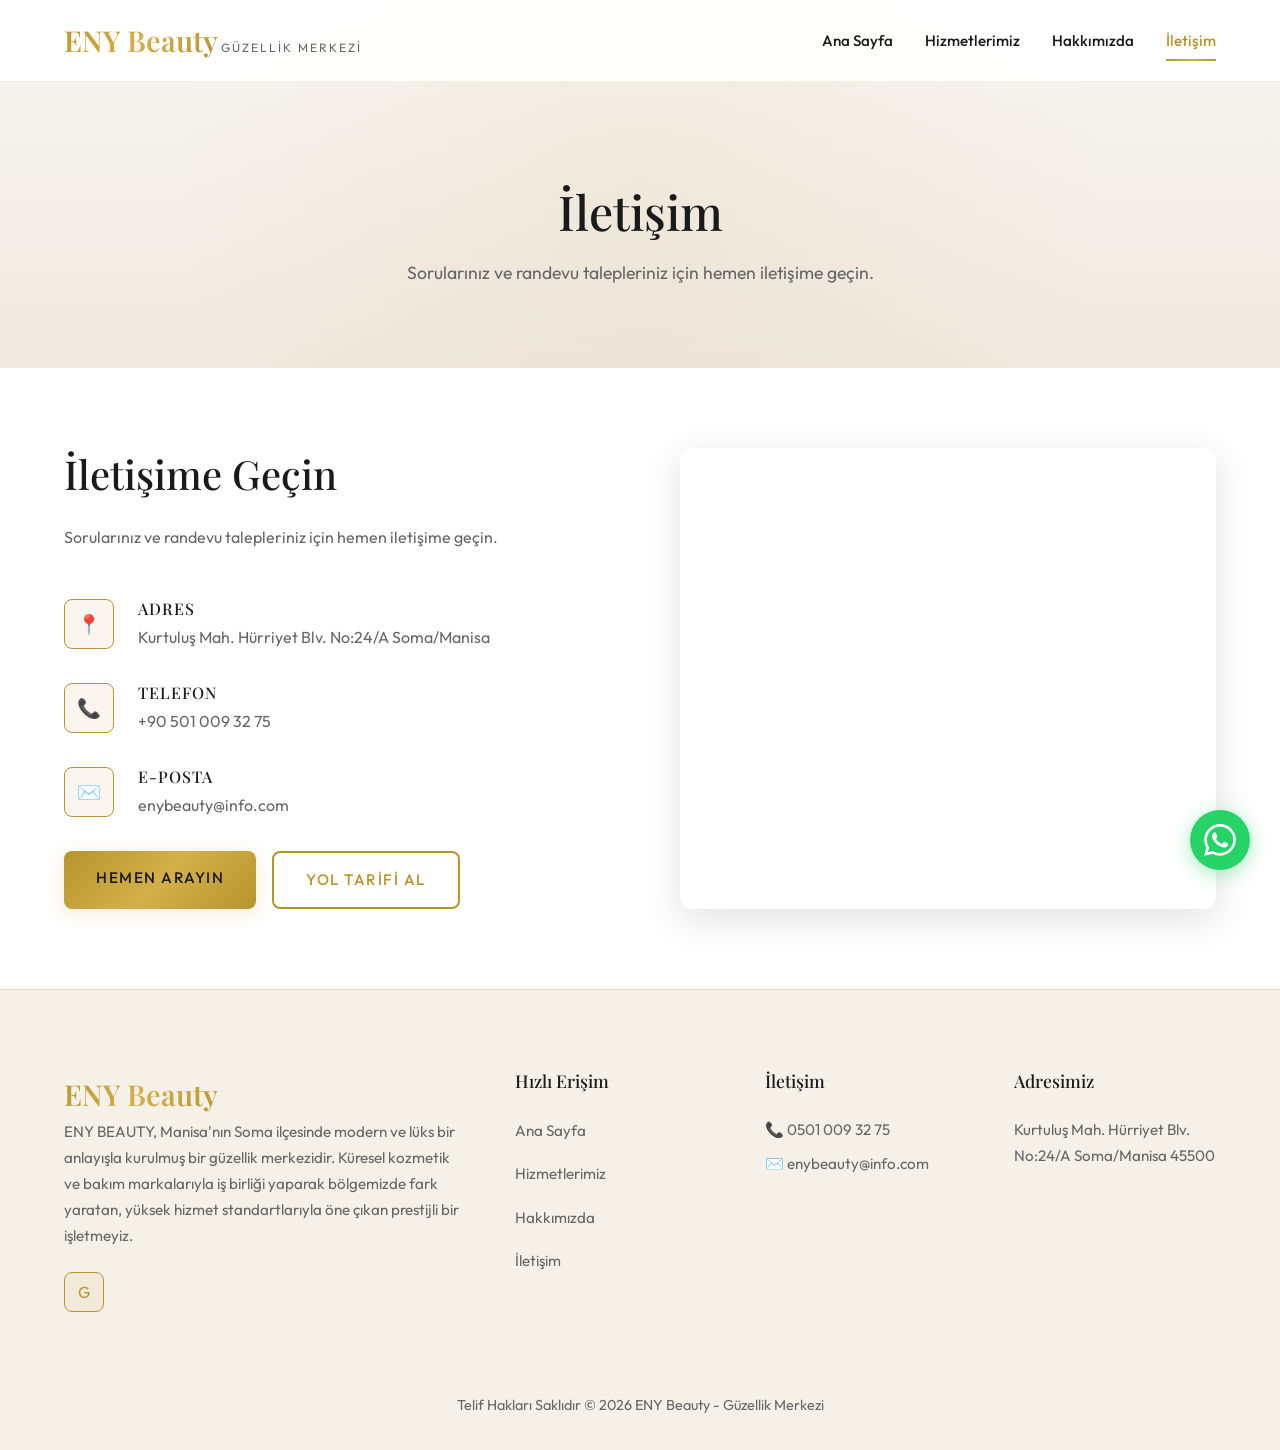
<file: iletisim.html>
<!DOCTYPE html>
<html lang="tr">

<head>
    <meta charset="UTF-8">
    <meta name="viewport" content="width=device-width, initial-scale=1.0">
    <meta name="description"
        content="ENY Beauty İletişim - Sorularınız ve randevu talepleriniz için hemen iletişime geçin.">
    <title>İletişim - ENY Beauty - Güzellik Merkezi</title>
    <link rel="icon" type="image/png" href="img/Ana-sayfa/Logo.png">

    <!-- Google Fonts -->
    <link rel="preconnect" href="https://fonts.googleapis.com">
    <link rel="preconnect" href="https://fonts.gstatic.com" crossorigin>
    <link
        href="https://fonts.googleapis.com/css2?family=Outfit:wght@300;400;500;600;700&family=Playfair+Display:wght@400;500;600;700&display=swap"
        rel="stylesheet">

    <!-- Styles -->
    <link rel="stylesheet" href="css/style.css">
</head>

<body>
    <!-- Header -->
    <header class="header" id="header">
        <div class="container">
            <a href="index.html" class="logo">
                <div>
                    <span class="logo-text">ENY Beauty</span>
                    <span class="logo-tagline">Güzellik Merkezi</span>
                </div>
            </a>

            <nav class="nav" id="nav">
                <a href="index.html" class="nav-link">Ana Sayfa</a>
                <a href="hizmetlerimiz.html" class="nav-link">Hizmetlerimiz</a>
                <a href="hakkimizda.html" class="nav-link">Hakkımızda</a>
                <a href="iletisim.html" class="nav-link active">İletişim</a>
            </nav>

            <div class="menu-toggle" id="menuToggle">
                <span></span>
                <span></span>
                <span></span>
            </div>
        </div>
    </header>

    <!-- Page Header -->
    <section class="page-header">
        <div class="container">
            <h1>İletişim</h1>
            <p>Sorularınız ve randevu talepleriniz için hemen iletişime geçin.</p>
        </div>
    </section>

    <!-- Contact Section -->
    <section class="section contact">
        <div class="container">
            <div class="contact-wrapper">
                <div class="contact-info">
                    <h2>İletişime Geçin</h2>
                    <p>Sorularınız ve randevu talepleriniz için hemen iletişime geçin.</p>

                    <div class="contact-item">
                        <div class="contact-item-icon">📍</div>
                        <div class="contact-item-content">
                            <h4>Adres</h4>
                            <p>Kurtuluş Mah. Hürriyet Blv. No:24/A Soma/Manisa</p>
                        </div>
                    </div>

                    <div class="contact-item">
                        <div class="contact-item-icon">📞</div>
                        <div class="contact-item-content">
                            <h4>Telefon</h4>
                            <a href="tel:+905010093275">+90 501 009 32 75</a>
                        </div>
                    </div>

                    <div class="contact-item">
                        <div class="contact-item-icon">✉️</div>
                        <div class="contact-item-content">
                            <h4>E-posta</h4>
                            <a href="mailto:enybeauty@info.com">enybeauty@info.com</a>
                        </div>
                    </div>

                    <div style="display: flex; gap: var(--spacing-sm); margin-top: var(--spacing-md); flex-wrap: wrap;">
                        <a href="tel:+905010093275" class="btn btn-primary">Hemen Arayın</a>
                        <a href="https://www.google.com/maps/dir//Eny+Clinic+Beauty+Kurtulu%C5%9F+H%C3%BCrriyet+Blv.+No:25+Kat:1+Daire+1+45500+Soma/Manisa/@39.181649,27.607072,15z"
                            target="_blank" class="btn btn-outline">Yol Tarifi Al</a>
                    </div>
                </div>

                <div class="contact-map">
                    <iframe
                        src="https://www.google.com/maps/embed?pb=!1m18!1m12!1m3!1d3101.0!2d27.607072!3d39.181649!2m3!1f0!2f0!3f0!3m2!1i1024!2i768!4f13.1!3m3!1m2!1s0x14b761e969f6f979%3A0x988b7885c4da3a01!2sEny%20Clinic%20Beauty!5e0!3m2!1str!2str!4v1706000000000!5m2!1str!2str"
                        allowfullscreen="" loading="lazy" referrerpolicy="no-referrer-when-downgrade"></iframe>
                </div>
            </div>
        </div>
    </section>

    <!-- Footer -->
    <footer class="footer">
        <div class="container">
            <div class="footer-grid">
                <div class="footer-brand">
                    <span class="logo-text">ENY Beauty</span>
                    <p>
                        ENY BEAUTY, Manisa'nın Soma ilçesinde modern ve lüks bir anlayışla kurulmuş bir güzellik
                        merkezidir. Küresel kozmetik ve bakım markalarıyla iş birliği yaparak bölgemizde fark yaratan,
                        yüksek hizmet standartlarıyla öne çıkan prestijli bir işletmeyiz.
                    </p>
                    <div class="footer-social">
                        <a href="https://g.co/kgs/s9RyV7R" target="_blank" class="social-link"
                            title="Google Reviews">G</a>
                    </div>
                </div>

                <div class="footer-column">
                    <h4>Hızlı Erişim</h4>
                    <ul>
                        <li><a href="index.html">Ana Sayfa</a></li>
                        <li><a href="hizmetlerimiz.html">Hizmetlerimiz</a></li>
                        <li><a href="hakkimizda.html">Hakkımızda</a></li>
                        <li><a href="iletisim.html">İletişim</a></li>
                    </ul>
                </div>

                <div class="footer-column">
                    <h4>İletişim</h4>
                    <p>📞 0501 009 32 75</p>
                    <p>✉️ enybeauty@info.com</p>
                </div>

                <div class="footer-column">
                    <h4>Adresimiz</h4>
                    <p>Kurtuluş Mah. Hürriyet Blv. No:24/A Soma/Manisa 45500</p>
                </div>
            </div>

            <div class="footer-bottom">
                <p>Telif Hakları Saklıdır © 2026 ENY Beauty - Güzellik Merkezi</p>
            </div>
        </div>
    </footer>

    <!-- WhatsApp Button -->
    <a href="https://wa.me/905010093275" target="_blank" class="whatsapp-btn" title="WhatsApp ile iletişime geçin">
        <svg viewBox="0 0 24 24" xmlns="http://www.w3.org/2000/svg">
            <path
                d="M17.472 14.382c-.297-.149-1.758-.867-2.03-.967-.273-.099-.471-.148-.67.15-.197.297-.767.966-.94 1.164-.173.199-.347.223-.644.075-.297-.15-1.255-.463-2.39-1.475-.883-.788-1.48-1.761-1.653-2.059-.173-.297-.018-.458.13-.606.134-.133.298-.347.446-.52.149-.174.198-.298.298-.497.099-.198.05-.371-.025-.52-.075-.149-.669-1.612-.916-2.207-.242-.579-.487-.5-.669-.51-.173-.008-.371-.01-.57-.01-.198 0-.52.074-.792.372-.272.297-1.04 1.016-1.04 2.479 0 1.462 1.065 2.875 1.213 3.074.149.198 2.096 3.2 5.077 4.487.709.306 1.262.489 1.694.625.712.227 1.36.195 1.871.118.571-.085 1.758-.719 2.006-1.413.248-.694.248-1.289.173-1.413-.074-.124-.272-.198-.57-.347m-5.421 7.403h-.004a9.87 9.87 0 01-5.031-1.378l-.361-.214-3.741.982.998-3.648-.235-.374a9.86 9.86 0 01-1.51-5.26c.001-5.45 4.436-9.884 9.888-9.884 2.64 0 5.122 1.03 6.988 2.898a9.825 9.825 0 012.893 6.994c-.003 5.45-4.437 9.884-9.885 9.884m8.413-18.297A11.815 11.815 0 0012.05 0C5.495 0 .16 5.335.157 11.892c0 2.096.547 4.142 1.588 5.945L.057 24l6.305-1.654a11.882 11.882 0 005.683 1.448h.005c6.554 0 11.89-5.335 11.893-11.893a11.821 11.821 0 00-3.48-8.413z" />
        </svg>
    </a>

    <!-- JavaScript -->
    <script>
        // Header scroll effect
        const header = document.getElementById('header');
        window.addEventListener('scroll', () => {
            if (window.scrollY > 100) {
                header.classList.add('scrolled');
            } else {
                header.classList.remove('scrolled');
            }
        });

        // Mobile menu toggle
        const menuToggle = document.getElementById('menuToggle');
        const nav = document.getElementById('nav');

        menuToggle.addEventListener('click', () => {
            nav.classList.toggle('active');
        });

        // Close menu when clicking on a link
        document.querySelectorAll('.nav-link').forEach(link => {
            link.addEventListener('click', () => {
                nav.classList.remove('active');
            });
        });
    </script>
</body>

</html>
</file>
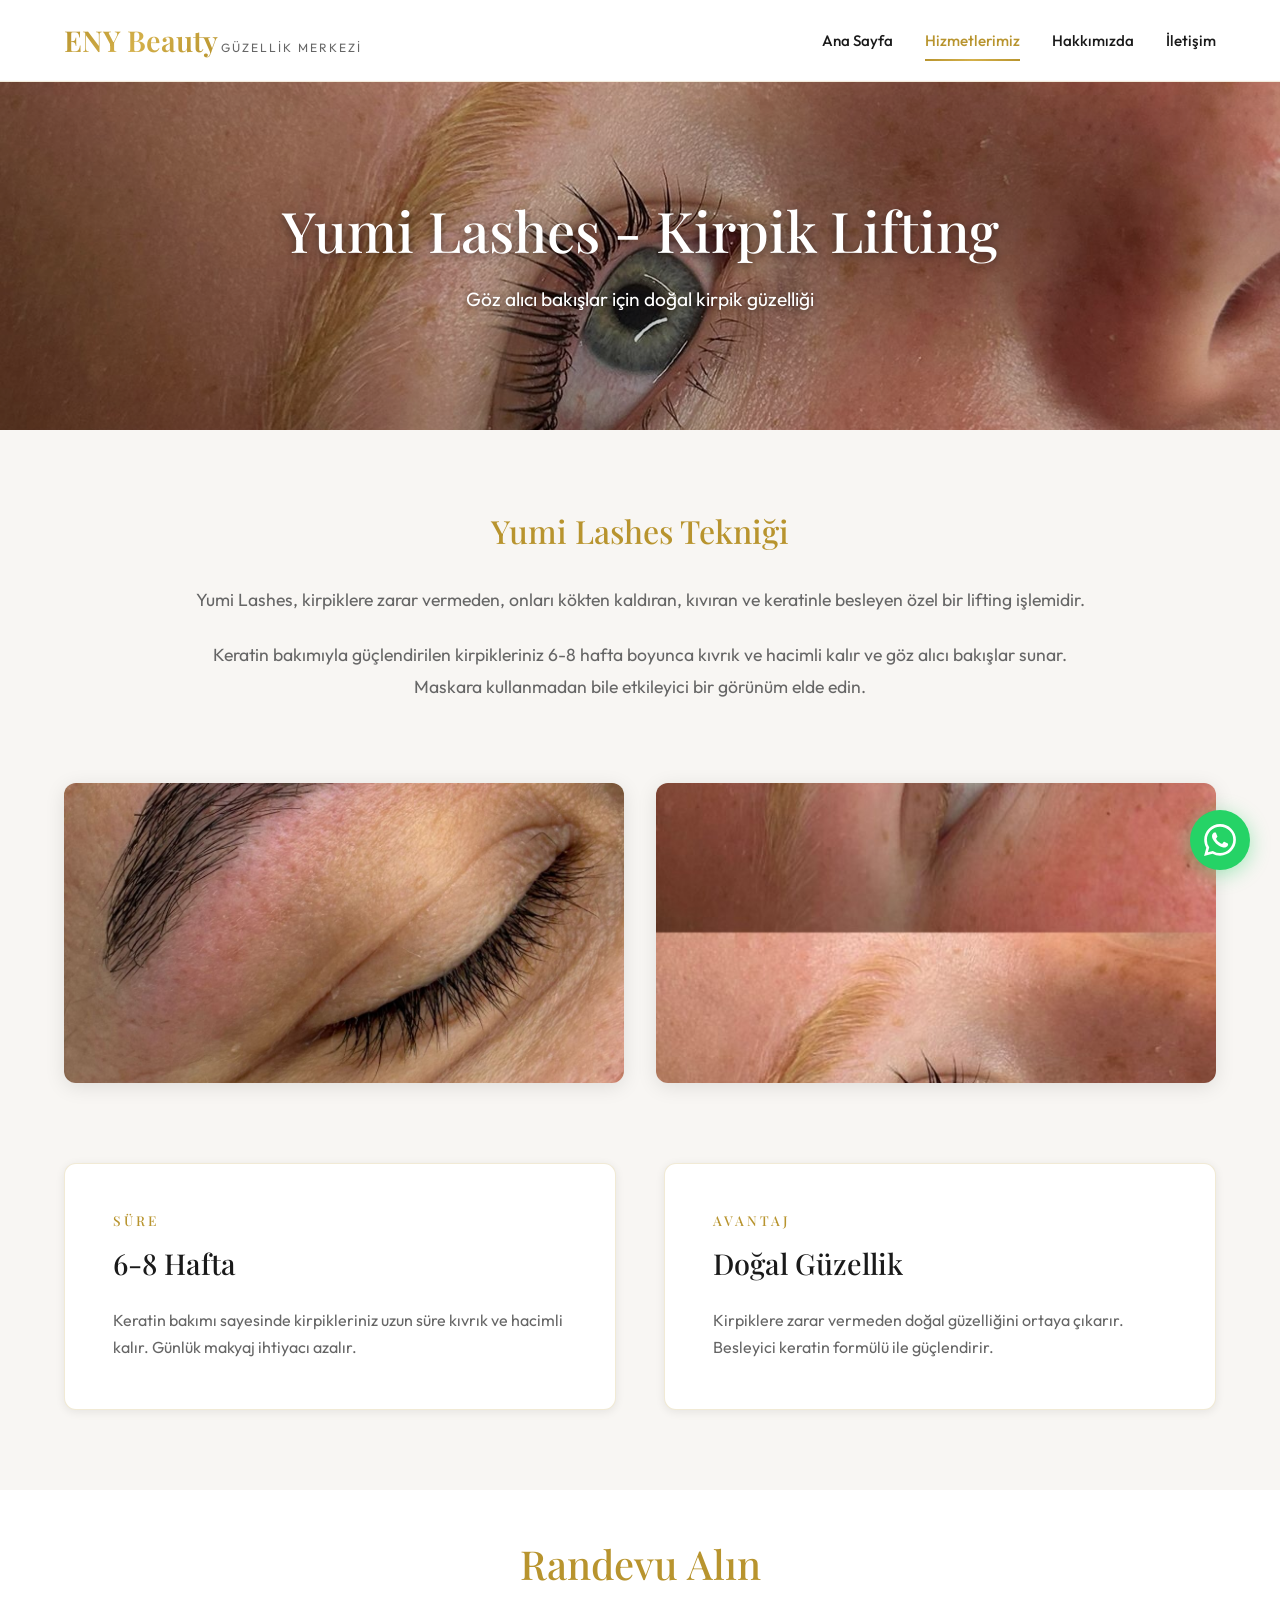
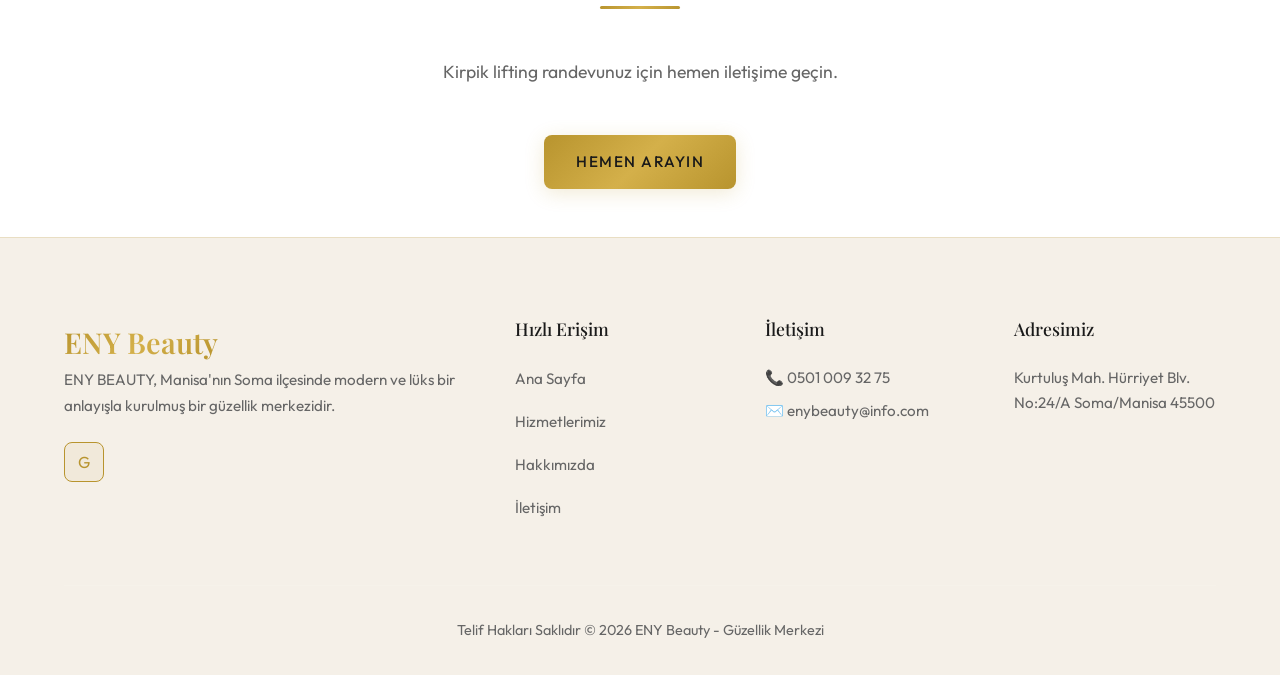
<file: kirpik-lifting.html>
<!DOCTYPE html>
<html lang="tr">

<head>
    <meta charset="UTF-8">
    <meta name="viewport" content="width=device-width, initial-scale=1.0">
    <meta name="description" content="ENY Beauty Yumi Lashes Kirpik Lifting - 6-8 hafta kıvrık ve hacimli kirpikler.">
    <title>Kirpik Lifting - ENY Beauty - Güzellik Merkezi</title>
    <link rel="icon" type="image/png" href="img/Ana-sayfa/Logo.png">
    <link rel="preconnect" href="https://fonts.googleapis.com">
    <link rel="preconnect" href="https://fonts.gstatic.com" crossorigin>
    <link
        href="https://fonts.googleapis.com/css2?family=Outfit:wght@300;400;500;600;700&family=Playfair+Display:wght@400;500;600;700&display=swap"
        rel="stylesheet">
    <link rel="stylesheet" href="css/style.css">
</head>

<body>
    <header class="header" id="header">
        <div class="container">
            <a href="index.html" class="logo">
                <div>
                    <span class="logo-text">ENY Beauty</span>
                    <span class="logo-tagline">Güzellik Merkezi</span>
                </div>
            </a>
            <nav class="nav" id="nav">
                <a href="index.html" class="nav-link">Ana Sayfa</a>
                <a href="hizmetlerimiz.html" class="nav-link active">Hizmetlerimiz</a>
                <a href="hakkimizda.html" class="nav-link">Hakkımızda</a>
                <a href="iletisim.html" class="nav-link">İletişim</a>
            </nav>
            <div class="menu-toggle" id="menuToggle">
                <span></span><span></span><span></span>
            </div>
        </div>
    </header>

    <section class="service-banner" style="background-image: url('img/Hizmetler/kirpik-lifting/kirpik-banner.jpg');">
        <div class="container">
            <h1>Yumi Lashes - Kirpik Lifting</h1>
            <p>Göz alıcı bakışlar için doğal kirpik güzelliği</p>
        </div>
    </section>

    <section class="section about-section">
        <div class="container">
            <div class="about-intro">
                <h2>Yumi Lashes Tekniği</h2>
                <p>
                    Yumi Lashes, kirpiklere zarar vermeden, onları kökten kaldıran, kıvıran ve keratinle besleyen özel
                    bir lifting işlemidir.
                </p>
                <p style="margin-top: var(--spacing-md);">
                    Keratin bakımıyla güçlendirilen kirpikleriniz 6-8 hafta boyunca kıvrık ve hacimli kalır ve göz alıcı
                    bakışlar sunar. Maskara kullanmadan bile etkileyici bir görünüm elde edin.
                </p>
            </div>

            <!-- Service Gallery -->
            <div class="service-gallery">
                <img src="img/Hizmetler/kirpik-lifting/kirpik1.jpg" alt="Kirpik Lifting 1">
                <img src="img/Hizmetler/kirpik-lifting/kirpik3.jpg" alt="Kirpik Lifting 2">
            </div>

            <div class="mission-vision" style="margin-top: var(--spacing-xxl);">
                <div class="mv-card">
                    <h5>Süre</h5>
                    <h3>6-8 Hafta</h3>
                    <p>Keratin bakımı sayesinde kirpikleriniz uzun süre kıvrık ve hacimli kalır. Günlük makyaj ihtiyacı
                        azalır.</p>
                </div>
                <div class="mv-card">
                    <h5>Avantaj</h5>
                    <h3>Doğal Güzellik</h3>
                    <p>Kirpiklere zarar vermeden doğal güzelliğini ortaya çıkarır. Besleyici keratin formülü ile
                        güçlendirir.</p>
                </div>
            </div>
        </div>
    </section>

    <section class="section" style="background: var(--color-bg-card); padding: var(--spacing-xl) 0;">
        <div class="container text-center">
            <h2 class="section-title">Randevu Alın</h2>
            <p class="section-subtitle">Kirpik lifting randevunuz için hemen iletişime geçin.</p>
            <a href="tel:+905010093275" class="btn btn-primary">Hemen Arayın</a>
        </div>
    </section>

    <footer class="footer">
        <div class="container">
            <div class="footer-grid">
                <div class="footer-brand">
                    <span class="logo-text">ENY Beauty</span>
                    <p>ENY BEAUTY, Manisa'nın Soma ilçesinde modern ve lüks bir anlayışla kurulmuş bir güzellik
                        merkezidir.</p>
                    <div class="footer-social">
                        <a href="https://g.co/kgs/s9RyV7R" target="_blank" class="social-link"
                            title="Google Reviews">G</a>
                    </div>
                </div>
                <div class="footer-column">
                    <h4>Hızlı Erişim</h4>
                    <ul>
                        <li><a href="index.html">Ana Sayfa</a></li>
                        <li><a href="hizmetlerimiz.html">Hizmetlerimiz</a></li>
                        <li><a href="hakkimizda.html">Hakkımızda</a></li>
                        <li><a href="iletisim.html">İletişim</a></li>
                    </ul>
                </div>
                <div class="footer-column">
                    <h4>İletişim</h4>
                    <p>📞 0501 009 32 75</p>
                    <p>✉️ enybeauty@info.com</p>
                </div>
                <div class="footer-column">
                    <h4>Adresimiz</h4>
                    <p>Kurtuluş Mah. Hürriyet Blv. No:24/A Soma/Manisa 45500</p>
                </div>
            </div>
            <div class="footer-bottom">
                <p>Telif Hakları Saklıdır © 2026 ENY Beauty - Güzellik Merkezi</p>
            </div>
        </div>
    </footer>

    <a href="https://wa.me/905010093275" target="_blank" class="whatsapp-btn" title="WhatsApp">
        <svg viewBox="0 0 24 24">
            <path
                d="M17.472 14.382c-.297-.149-1.758-.867-2.03-.967-.273-.099-.471-.148-.67.15-.197.297-.767.966-.94 1.164-.173.199-.347.223-.644.075-.297-.15-1.255-.463-2.39-1.475-.883-.788-1.48-1.761-1.653-2.059-.173-.297-.018-.458.13-.606.134-.133.298-.347.446-.52.149-.174.198-.298.298-.497.099-.198.05-.371-.025-.52-.075-.149-.669-1.612-.916-2.207-.242-.579-.487-.5-.669-.51-.173-.008-.371-.01-.57-.01-.198 0-.52.074-.792.372-.272.297-1.04 1.016-1.04 2.479 0 1.462 1.065 2.875 1.213 3.074.149.198 2.096 3.2 5.077 4.487.709.306 1.262.489 1.694.625.712.227 1.36.195 1.871.118.571-.085 1.758-.719 2.006-1.413.248-.694.248-1.289.173-1.413-.074-.124-.272-.198-.57-.347m-5.421 7.403h-.004a9.87 9.87 0 01-5.031-1.378l-.361-.214-3.741.982.998-3.648-.235-.374a9.86 9.86 0 01-1.51-5.26c.001-5.45 4.436-9.884 9.888-9.884 2.64 0 5.122 1.03 6.988 2.898a9.825 9.825 0 012.893 6.994c-.003 5.45-4.437 9.884-9.885 9.884m8.413-18.297A11.815 11.815 0 0012.05 0C5.495 0 .16 5.335.157 11.892c0 2.096.547 4.142 1.588 5.945L.057 24l6.305-1.654a11.882 11.882 0 005.683 1.448h.005c6.554 0 11.89-5.335 11.893-11.893a11.821 11.821 0 00-3.48-8.413z" />
        </svg>
    </a>

    <script>
        const header = document.getElementById('header');
        window.addEventListener('scroll', () => header.classList.toggle('scrolled', window.scrollY > 100));
        const menuToggle = document.getElementById('menuToggle');
        const nav = document.getElementById('nav');
        menuToggle.addEventListener('click', () => nav.classList.toggle('active'));
        document.querySelectorAll('.nav-link').forEach(link => link.addEventListener('click', () => nav.classList.remove('active')));
    </script>
</body>

</html>
</file>
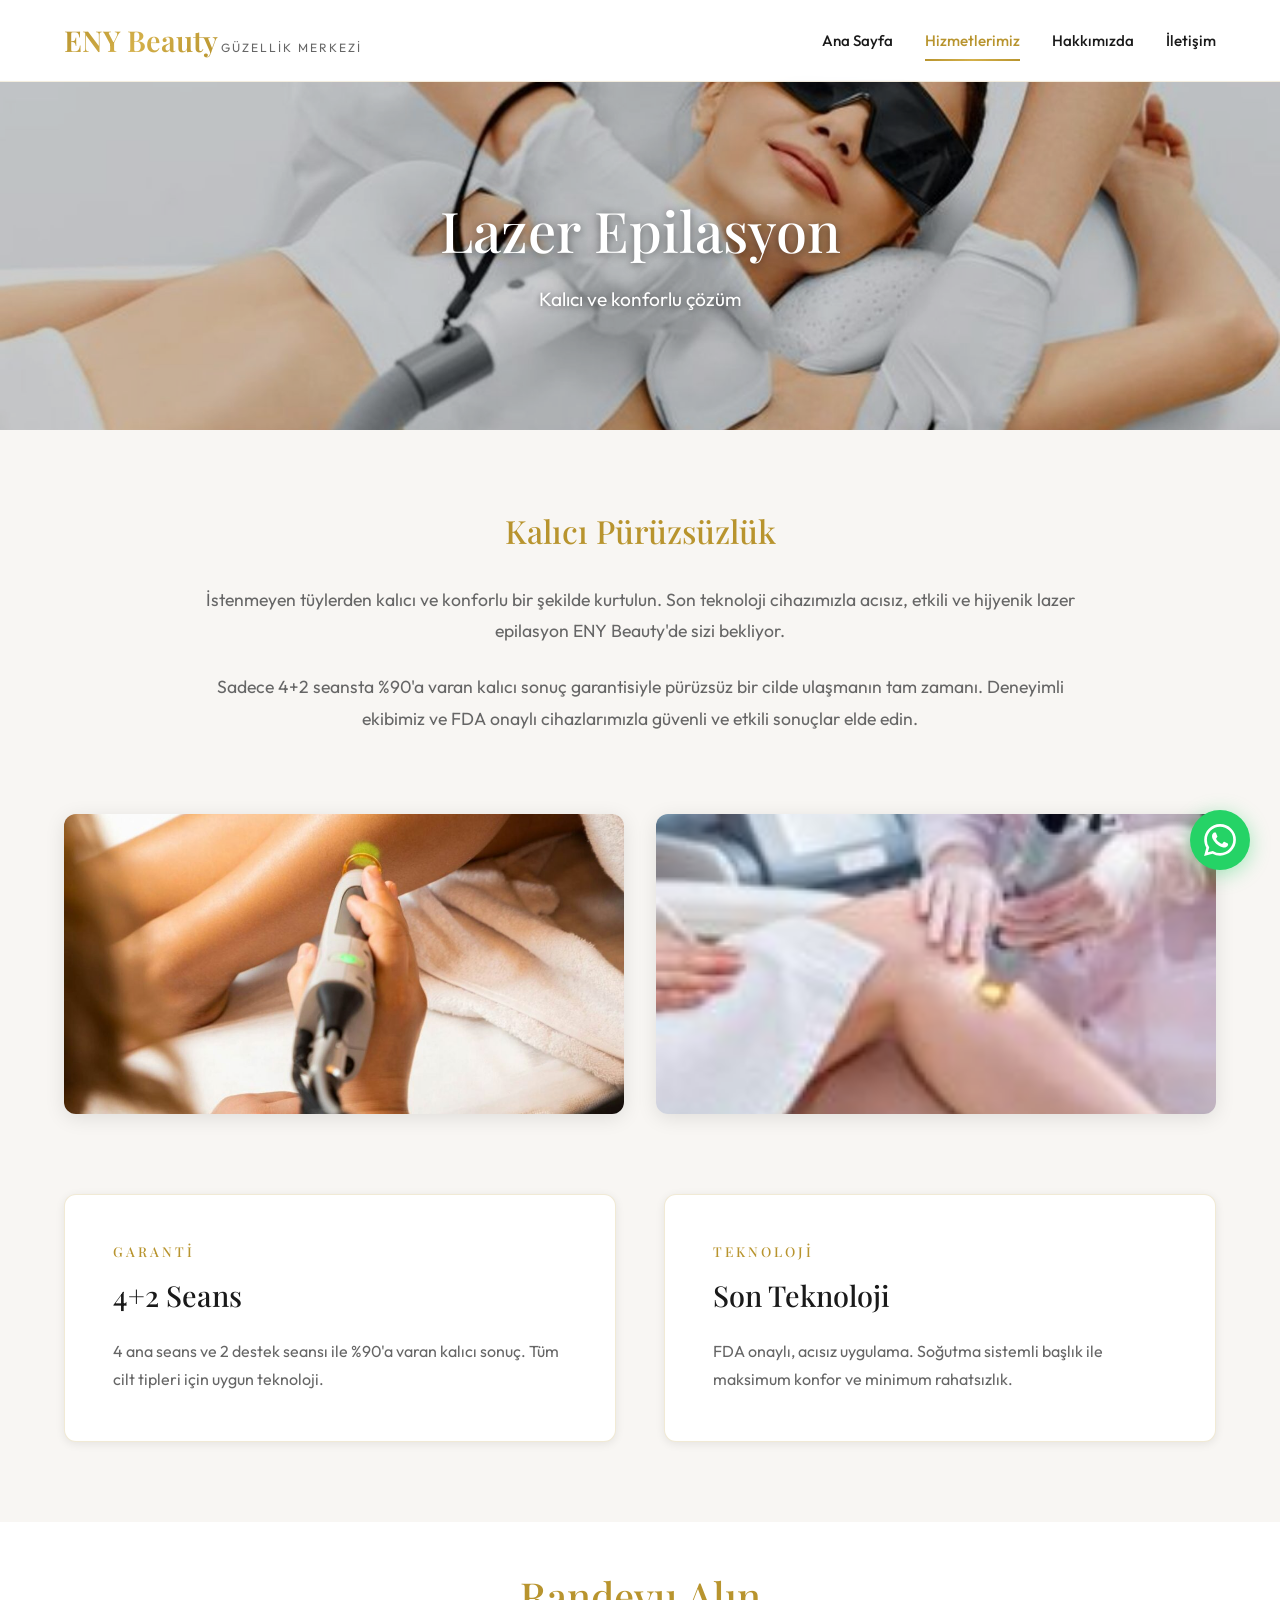
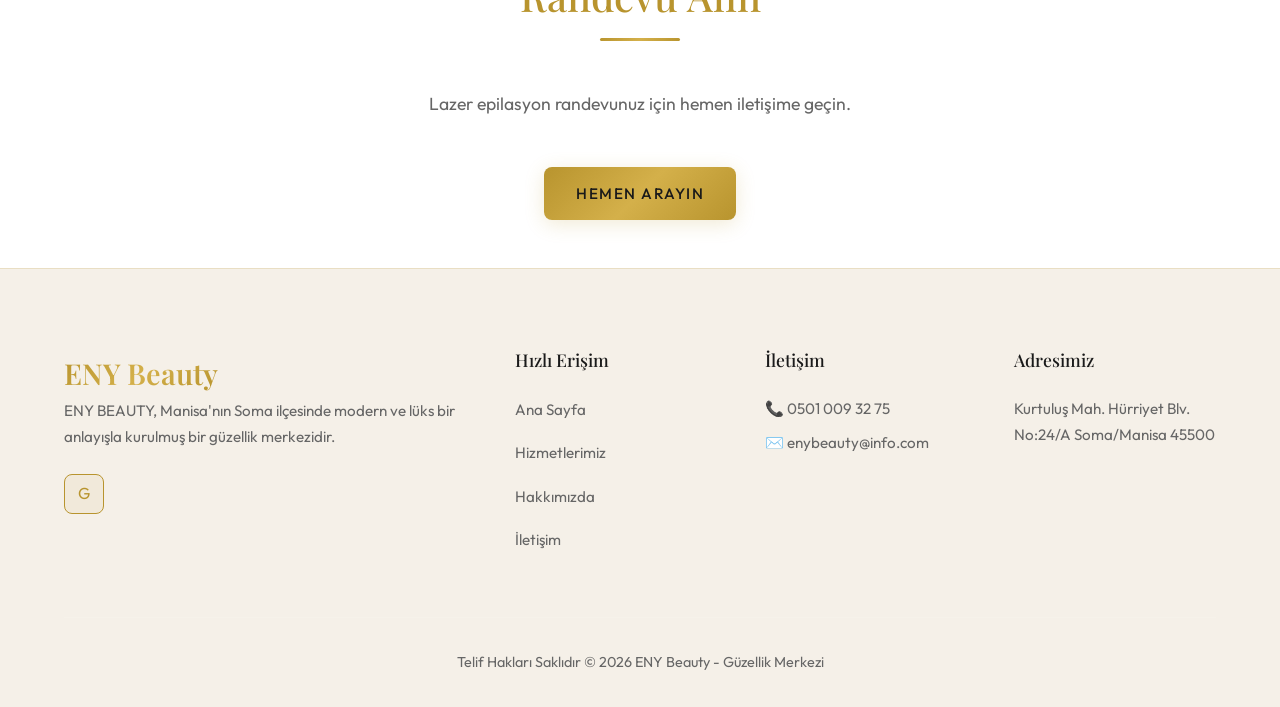
<file: lazer-epilasyon.html>
<!DOCTYPE html>
<html lang="tr">

<head>
    <meta charset="UTF-8">
    <meta name="viewport" content="width=device-width, initial-scale=1.0">
    <meta name="description" content="ENY Beauty Lazer Epilasyon - 4+2 seansta %90 kalıcı sonuç garantisi.">
    <title>Lazer Epilasyon - ENY Beauty - Güzellik Merkezi</title>
    <link rel="icon" type="image/png" href="img/Ana-sayfa/Logo.png">
    <link rel="preconnect" href="https://fonts.googleapis.com">
    <link rel="preconnect" href="https://fonts.gstatic.com" crossorigin>
    <link
        href="https://fonts.googleapis.com/css2?family=Outfit:wght@300;400;500;600;700&family=Playfair+Display:wght@400;500;600;700&display=swap"
        rel="stylesheet">
    <link rel="stylesheet" href="css/style.css">
</head>

<body>
    <header class="header" id="header">
        <div class="container">
            <a href="index.html" class="logo">
                <div>
                    <span class="logo-text">ENY Beauty</span>
                    <span class="logo-tagline">Güzellik Merkezi</span>
                </div>
            </a>
            <nav class="nav" id="nav">
                <a href="index.html" class="nav-link">Ana Sayfa</a>
                <a href="hizmetlerimiz.html" class="nav-link active">Hizmetlerimiz</a>
                <a href="hakkimizda.html" class="nav-link">Hakkımızda</a>
                <a href="iletisim.html" class="nav-link">İletişim</a>
            </nav>
            <div class="menu-toggle" id="menuToggle">
                <span></span><span></span><span></span>
            </div>
        </div>
    </header>

    <section class="service-banner" style="background-image: url('img/Hizmetler/lazer-epilasyon/lazer-banner.jpg');">
        <div class="container">
            <h1>Lazer Epilasyon</h1>
            <p>Kalıcı ve konforlu çözüm</p>
        </div>
    </section>

    <section class="section about-section">
        <div class="container">
            <div class="about-intro">
                <h2>Kalıcı Pürüzsüzlük</h2>
                <p>
                    İstenmeyen tüylerden kalıcı ve konforlu bir şekilde kurtulun. Son teknoloji cihazımızla acısız,
                    etkili ve hijyenik lazer epilasyon ENY Beauty'de sizi bekliyor.
                </p>
                <p style="margin-top: var(--spacing-md);">
                    Sadece 4+2 seansta %90'a varan kalıcı sonuç garantisiyle pürüzsüz bir cilde ulaşmanın tam zamanı.
                    Deneyimli ekibimiz ve FDA onaylı cihazlarımızla güvenli ve etkili sonuçlar elde edin.
                </p>
            </div>

            <!-- Service Gallery -->
            <div class="service-gallery">
                <img src="img/Hizmetler/lazer-epilasyon/lazer1.jpg" alt="Lazer Epilasyon 1">
                <img src="img/Hizmetler/lazer-epilasyon/lazer2.jpg" alt="Lazer Epilasyon 2">
            </div>

            <div class="mission-vision" style="margin-top: var(--spacing-xxl);">
                <div class="mv-card">
                    <h5>Garanti</h5>
                    <h3>4+2 Seans</h3>
                    <p>4 ana seans ve 2 destek seansı ile %90'a varan kalıcı sonuç. Tüm cilt tipleri için uygun
                        teknoloji.</p>
                </div>
                <div class="mv-card">
                    <h5>Teknoloji</h5>
                    <h3>Son Teknoloji</h3>
                    <p>FDA onaylı, acısız uygulama. Soğutma sistemli başlık ile maksimum konfor ve minimum rahatsızlık.
                    </p>
                </div>
            </div>
        </div>
    </section>

    <section class="section" style="background: var(--color-bg-card); padding: var(--spacing-xl) 0;">
        <div class="container text-center">
            <h2 class="section-title">Randevu Alın</h2>
            <p class="section-subtitle">Lazer epilasyon randevunuz için hemen iletişime geçin.</p>
            <a href="tel:+905010093275" class="btn btn-primary">Hemen Arayın</a>
        </div>
    </section>

    <footer class="footer">
        <div class="container">
            <div class="footer-grid">
                <div class="footer-brand">
                    <span class="logo-text">ENY Beauty</span>
                    <p>ENY BEAUTY, Manisa'nın Soma ilçesinde modern ve lüks bir anlayışla kurulmuş bir güzellik
                        merkezidir.</p>
                    <div class="footer-social">
                        <a href="https://g.co/kgs/s9RyV7R" target="_blank" class="social-link"
                            title="Google Reviews">G</a>
                    </div>
                </div>
                <div class="footer-column">
                    <h4>Hızlı Erişim</h4>
                    <ul>
                        <li><a href="index.html">Ana Sayfa</a></li>
                        <li><a href="hizmetlerimiz.html">Hizmetlerimiz</a></li>
                        <li><a href="hakkimizda.html">Hakkımızda</a></li>
                        <li><a href="iletisim.html">İletişim</a></li>
                    </ul>
                </div>
                <div class="footer-column">
                    <h4>İletişim</h4>
                    <p>📞 0501 009 32 75</p>
                    <p>✉️ enybeauty@info.com</p>
                </div>
                <div class="footer-column">
                    <h4>Adresimiz</h4>
                    <p>Kurtuluş Mah. Hürriyet Blv. No:24/A Soma/Manisa 45500</p>
                </div>
            </div>
            <div class="footer-bottom">
                <p>Telif Hakları Saklıdır © 2026 ENY Beauty - Güzellik Merkezi</p>
            </div>
        </div>
    </footer>

    <a href="https://wa.me/905010093275" target="_blank" class="whatsapp-btn" title="WhatsApp">
        <svg viewBox="0 0 24 24">
            <path
                d="M17.472 14.382c-.297-.149-1.758-.867-2.03-.967-.273-.099-.471-.148-.67.15-.197.297-.767.966-.94 1.164-.173.199-.347.223-.644.075-.297-.15-1.255-.463-2.39-1.475-.883-.788-1.48-1.761-1.653-2.059-.173-.297-.018-.458.13-.606.134-.133.298-.347.446-.52.149-.174.198-.298.298-.497.099-.198.05-.371-.025-.52-.075-.149-.669-1.612-.916-2.207-.242-.579-.487-.5-.669-.51-.173-.008-.371-.01-.57-.01-.198 0-.52.074-.792.372-.272.297-1.04 1.016-1.04 2.479 0 1.462 1.065 2.875 1.213 3.074.149.198 2.096 3.2 5.077 4.487.709.306 1.262.489 1.694.625.712.227 1.36.195 1.871.118.571-.085 1.758-.719 2.006-1.413.248-.694.248-1.289.173-1.413-.074-.124-.272-.198-.57-.347m-5.421 7.403h-.004a9.87 9.87 0 01-5.031-1.378l-.361-.214-3.741.982.998-3.648-.235-.374a9.86 9.86 0 01-1.51-5.26c.001-5.45 4.436-9.884 9.888-9.884 2.64 0 5.122 1.03 6.988 2.898a9.825 9.825 0 012.893 6.994c-.003 5.45-4.437 9.884-9.885 9.884m8.413-18.297A11.815 11.815 0 0012.05 0C5.495 0 .16 5.335.157 11.892c0 2.096.547 4.142 1.588 5.945L.057 24l6.305-1.654a11.882 11.882 0 005.683 1.448h.005c6.554 0 11.89-5.335 11.893-11.893a11.821 11.821 0 00-3.48-8.413z" />
        </svg>
    </a>

    <script>
        const header = document.getElementById('header');
        window.addEventListener('scroll', () => header.classList.toggle('scrolled', window.scrollY > 100));
        const menuToggle = document.getElementById('menuToggle');
        const nav = document.getElementById('nav');
        menuToggle.addEventListener('click', () => nav.classList.toggle('active'));
        document.querySelectorAll('.nav-link').forEach(link => link.addEventListener('click', () => nav.classList.remove('active')));
    </script>
</body>

</html>
</file>
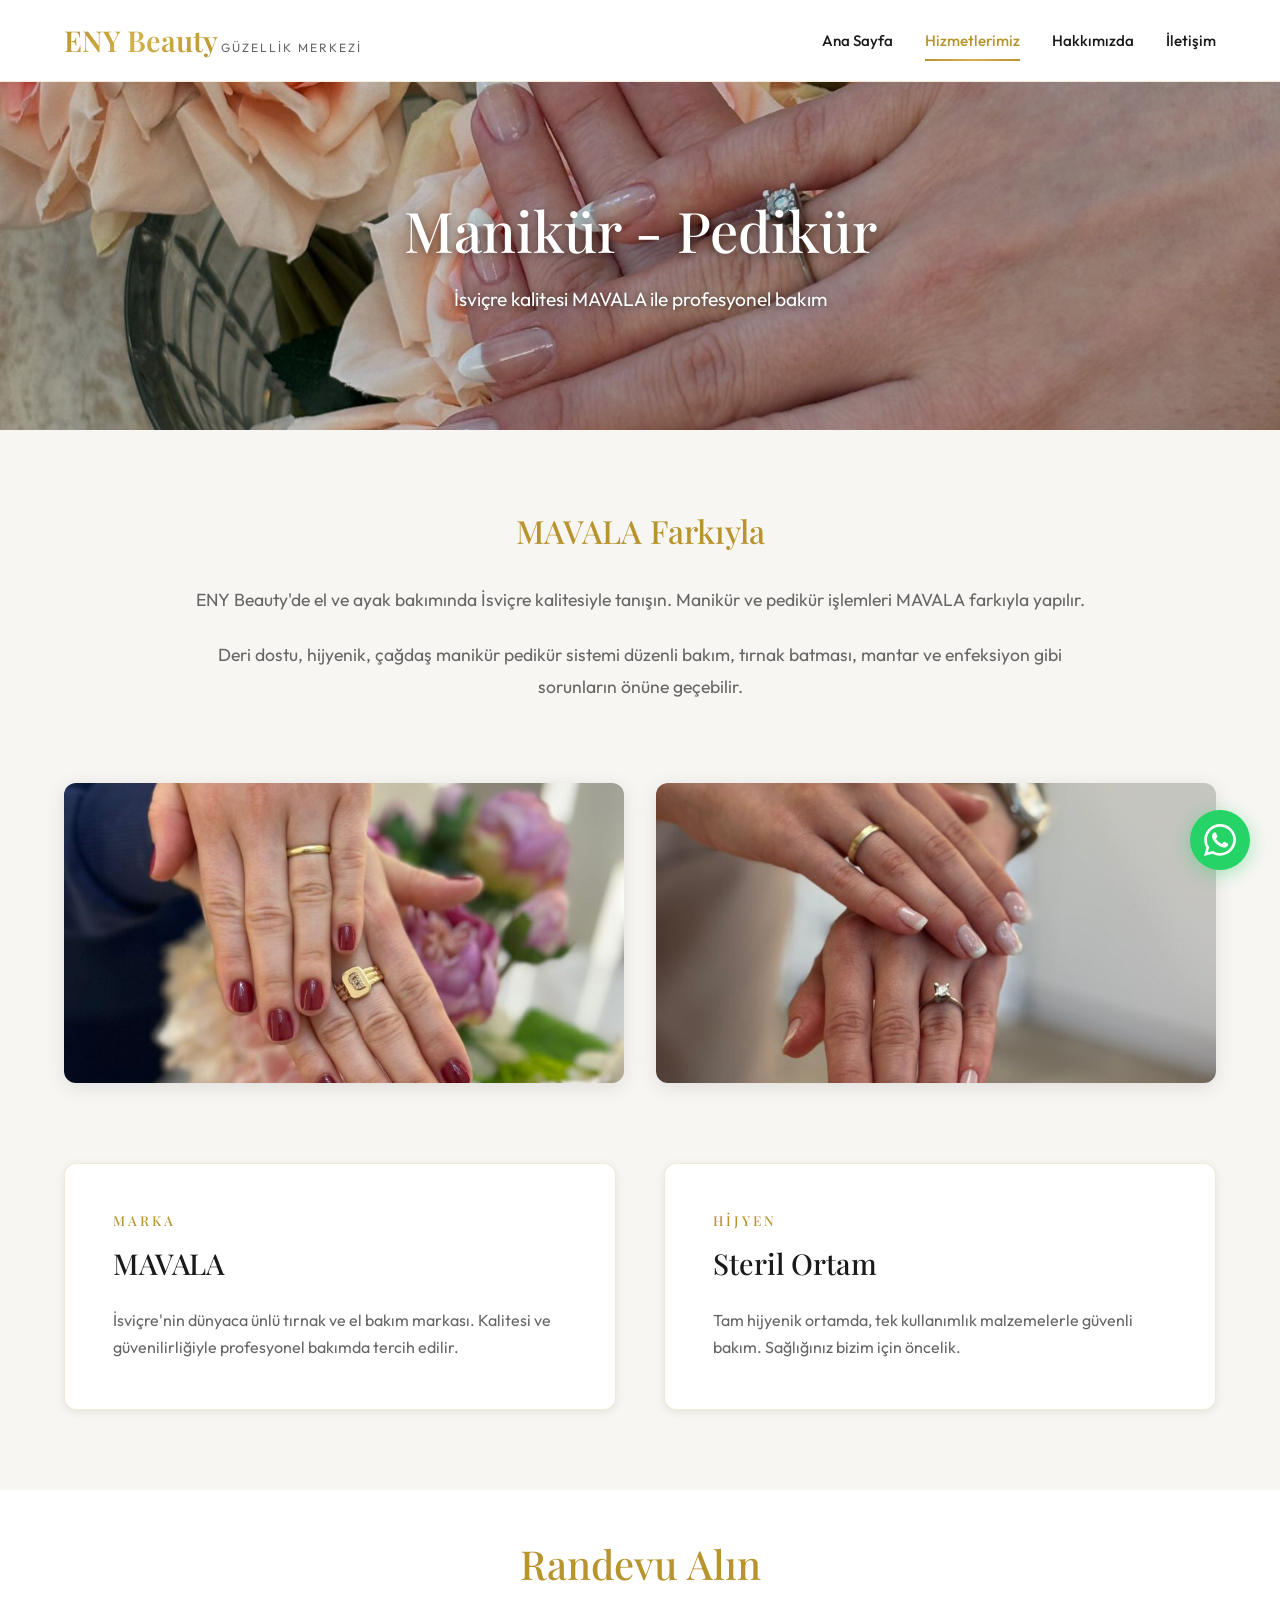
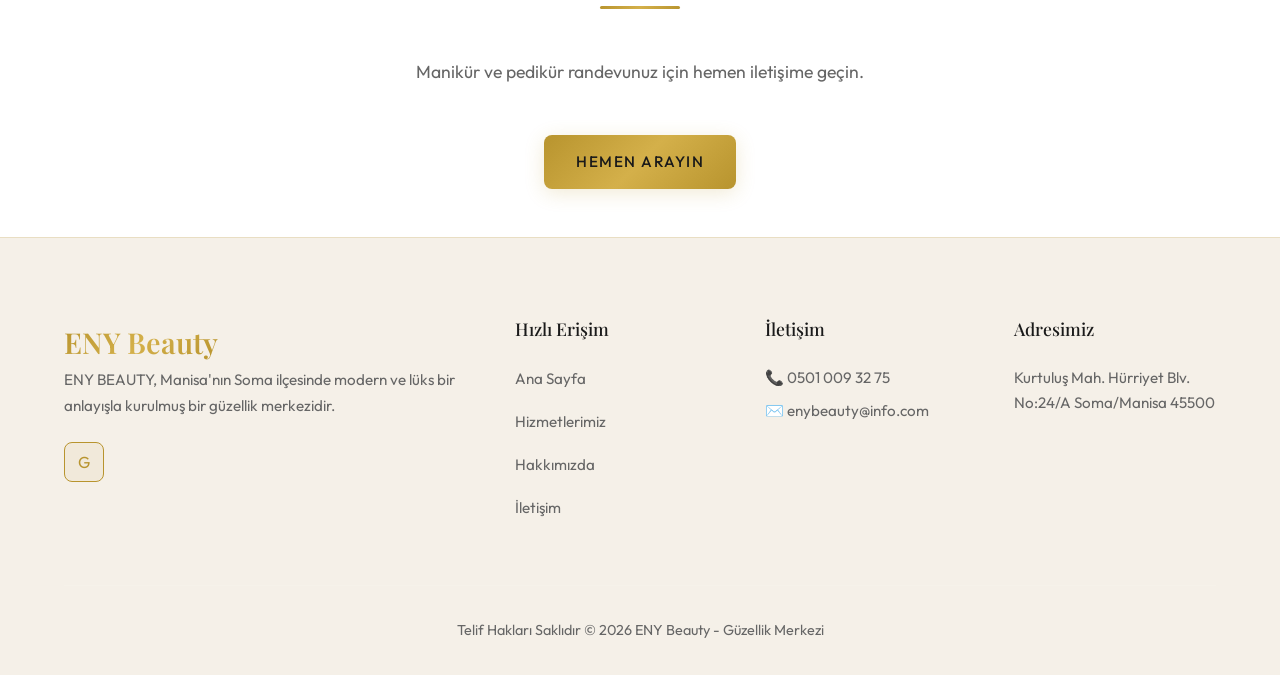
<file: manikur-pedikur.html>
<!DOCTYPE html>
<html lang="tr">

<head>
    <meta charset="UTF-8">
    <meta name="viewport" content="width=device-width, initial-scale=1.0">
    <meta name="description"
        content="ENY Beauty Manikür Pedikür - İsviçre kalitesi MAVALA ile profesyonel el ve ayak bakımı.">
    <title>Manikür - Pedikür - ENY Beauty - Güzellik Merkezi</title>
    <link rel="icon" type="image/png" href="img/Ana-sayfa/Logo.png">
    <link rel="preconnect" href="https://fonts.googleapis.com">
    <link rel="preconnect" href="https://fonts.gstatic.com" crossorigin>
    <link
        href="https://fonts.googleapis.com/css2?family=Outfit:wght@300;400;500;600;700&family=Playfair+Display:wght@400;500;600;700&display=swap"
        rel="stylesheet">
    <link rel="stylesheet" href="css/style.css">
</head>

<body>
    <header class="header" id="header">
        <div class="container">
            <a href="index.html" class="logo">
                <div>
                    <span class="logo-text">ENY Beauty</span>
                    <span class="logo-tagline">Güzellik Merkezi</span>
                </div>
            </a>
            <nav class="nav" id="nav">
                <a href="index.html" class="nav-link">Ana Sayfa</a>
                <a href="hizmetlerimiz.html" class="nav-link active">Hizmetlerimiz</a>
                <a href="hakkimizda.html" class="nav-link">Hakkımızda</a>
                <a href="iletisim.html" class="nav-link">İletişim</a>
            </nav>
            <div class="menu-toggle" id="menuToggle">
                <span></span><span></span><span></span>
            </div>
        </div>
    </header>

    <section class="service-banner" style="background-image: url('img/Hizmetler/manikur-pedikur/manikur1.jpg');">
        <div class="container">
            <h1>Manikür - Pedikür</h1>
            <p>İsviçre kalitesi MAVALA ile profesyonel bakım</p>
        </div>
    </section>

    <section class="section about-section">
        <div class="container">
            <div class="about-intro">
                <h2>MAVALA Farkıyla</h2>
                <p>
                    ENY Beauty'de el ve ayak bakımında İsviçre kalitesiyle tanışın. Manikür ve pedikür işlemleri MAVALA
                    farkıyla yapılır.
                </p>
                <p style="margin-top: var(--spacing-md);">
                    Deri dostu, hijyenik, çağdaş manikür pedikür sistemi düzenli bakım, tırnak batması, mantar ve
                    enfeksiyon gibi sorunların önüne geçebilir.
                </p>
            </div>

            <!-- Service Gallery -->
            <div class="service-gallery">
                <img src="img/Hizmetler/manikur-pedikur/manikur2.jpg" alt="Manikür Pedikür 1">
                <img src="img/Hizmetler/manikur-pedikur/manikur3.jpg" alt="Manikür Pedikür 2">
            </div>

            <div class="mission-vision" style="margin-top: var(--spacing-xxl);">
                <div class="mv-card">
                    <h5>Marka</h5>
                    <h3>MAVALA</h3>
                    <p>İsviçre'nin dünyaca ünlü tırnak ve el bakım markası. Kalitesi ve güvenilirliğiyle profesyonel
                        bakımda tercih edilir.</p>
                </div>
                <div class="mv-card">
                    <h5>Hijyen</h5>
                    <h3>Steril Ortam</h3>
                    <p>Tam hijyenik ortamda, tek kullanımlık malzemelerle güvenli bakım. Sağlığınız bizim için öncelik.
                    </p>
                </div>
            </div>
        </div>
    </section>

    <section class="section" style="background: var(--color-bg-card); padding: var(--spacing-xl) 0;">
        <div class="container text-center">
            <h2 class="section-title">Randevu Alın</h2>
            <p class="section-subtitle">Manikür ve pedikür randevunuz için hemen iletişime geçin.</p>
            <a href="tel:+905010093275" class="btn btn-primary">Hemen Arayın</a>
        </div>
    </section>

    <footer class="footer">
        <div class="container">
            <div class="footer-grid">
                <div class="footer-brand">
                    <span class="logo-text">ENY Beauty</span>
                    <p>ENY BEAUTY, Manisa'nın Soma ilçesinde modern ve lüks bir anlayışla kurulmuş bir güzellik
                        merkezidir.</p>
                    <div class="footer-social">
                        <a href="https://g.co/kgs/s9RyV7R" target="_blank" class="social-link"
                            title="Google Reviews">G</a>
                    </div>
                </div>
                <div class="footer-column">
                    <h4>Hızlı Erişim</h4>
                    <ul>
                        <li><a href="index.html">Ana Sayfa</a></li>
                        <li><a href="hizmetlerimiz.html">Hizmetlerimiz</a></li>
                        <li><a href="hakkimizda.html">Hakkımızda</a></li>
                        <li><a href="iletisim.html">İletişim</a></li>
                    </ul>
                </div>
                <div class="footer-column">
                    <h4>İletişim</h4>
                    <p>📞 0501 009 32 75</p>
                    <p>✉️ enybeauty@info.com</p>
                </div>
                <div class="footer-column">
                    <h4>Adresimiz</h4>
                    <p>Kurtuluş Mah. Hürriyet Blv. No:24/A Soma/Manisa 45500</p>
                </div>
            </div>
            <div class="footer-bottom">
                <p>Telif Hakları Saklıdır © 2026 ENY Beauty - Güzellik Merkezi</p>
            </div>
        </div>
    </footer>

    <a href="https://wa.me/905010093275" target="_blank" class="whatsapp-btn" title="WhatsApp">
        <svg viewBox="0 0 24 24">
            <path
                d="M17.472 14.382c-.297-.149-1.758-.867-2.03-.967-.273-.099-.471-.148-.67.15-.197.297-.767.966-.94 1.164-.173.199-.347.223-.644.075-.297-.15-1.255-.463-2.39-1.475-.883-.788-1.48-1.761-1.653-2.059-.173-.297-.018-.458.13-.606.134-.133.298-.347.446-.52.149-.174.198-.298.298-.497.099-.198.05-.371-.025-.52-.075-.149-.669-1.612-.916-2.207-.242-.579-.487-.5-.669-.51-.173-.008-.371-.01-.57-.01-.198 0-.52.074-.792.372-.272.297-1.04 1.016-1.04 2.479 0 1.462 1.065 2.875 1.213 3.074.149.198 2.096 3.2 5.077 4.487.709.306 1.262.489 1.694.625.712.227 1.36.195 1.871.118.571-.085 1.758-.719 2.006-1.413.248-.694.248-1.289.173-1.413-.074-.124-.272-.198-.57-.347m-5.421 7.403h-.004a9.87 9.87 0 01-5.031-1.378l-.361-.214-3.741.982.998-3.648-.235-.374a9.86 9.86 0 01-1.51-5.26c.001-5.45 4.436-9.884 9.888-9.884 2.64 0 5.122 1.03 6.988 2.898a9.825 9.825 0 012.893 6.994c-.003 5.45-4.437 9.884-9.885 9.884m8.413-18.297A11.815 11.815 0 0012.05 0C5.495 0 .16 5.335.157 11.892c0 2.096.547 4.142 1.588 5.945L.057 24l6.305-1.654a11.882 11.882 0 005.683 1.448h.005c6.554 0 11.89-5.335 11.893-11.893a11.821 11.821 0 00-3.48-8.413z" />
        </svg>
    </a>

    <script>
        const header = document.getElementById('header');
        window.addEventListener('scroll', () => header.classList.toggle('scrolled', window.scrollY > 100));
        const menuToggle = document.getElementById('menuToggle');
        const nav = document.getElementById('nav');
        menuToggle.addEventListener('click', () => nav.classList.toggle('active'));
        document.querySelectorAll('.nav-link').forEach(link => link.addEventListener('click', () => nav.classList.remove('active')));
    </script>
</body>

</html>
</file>
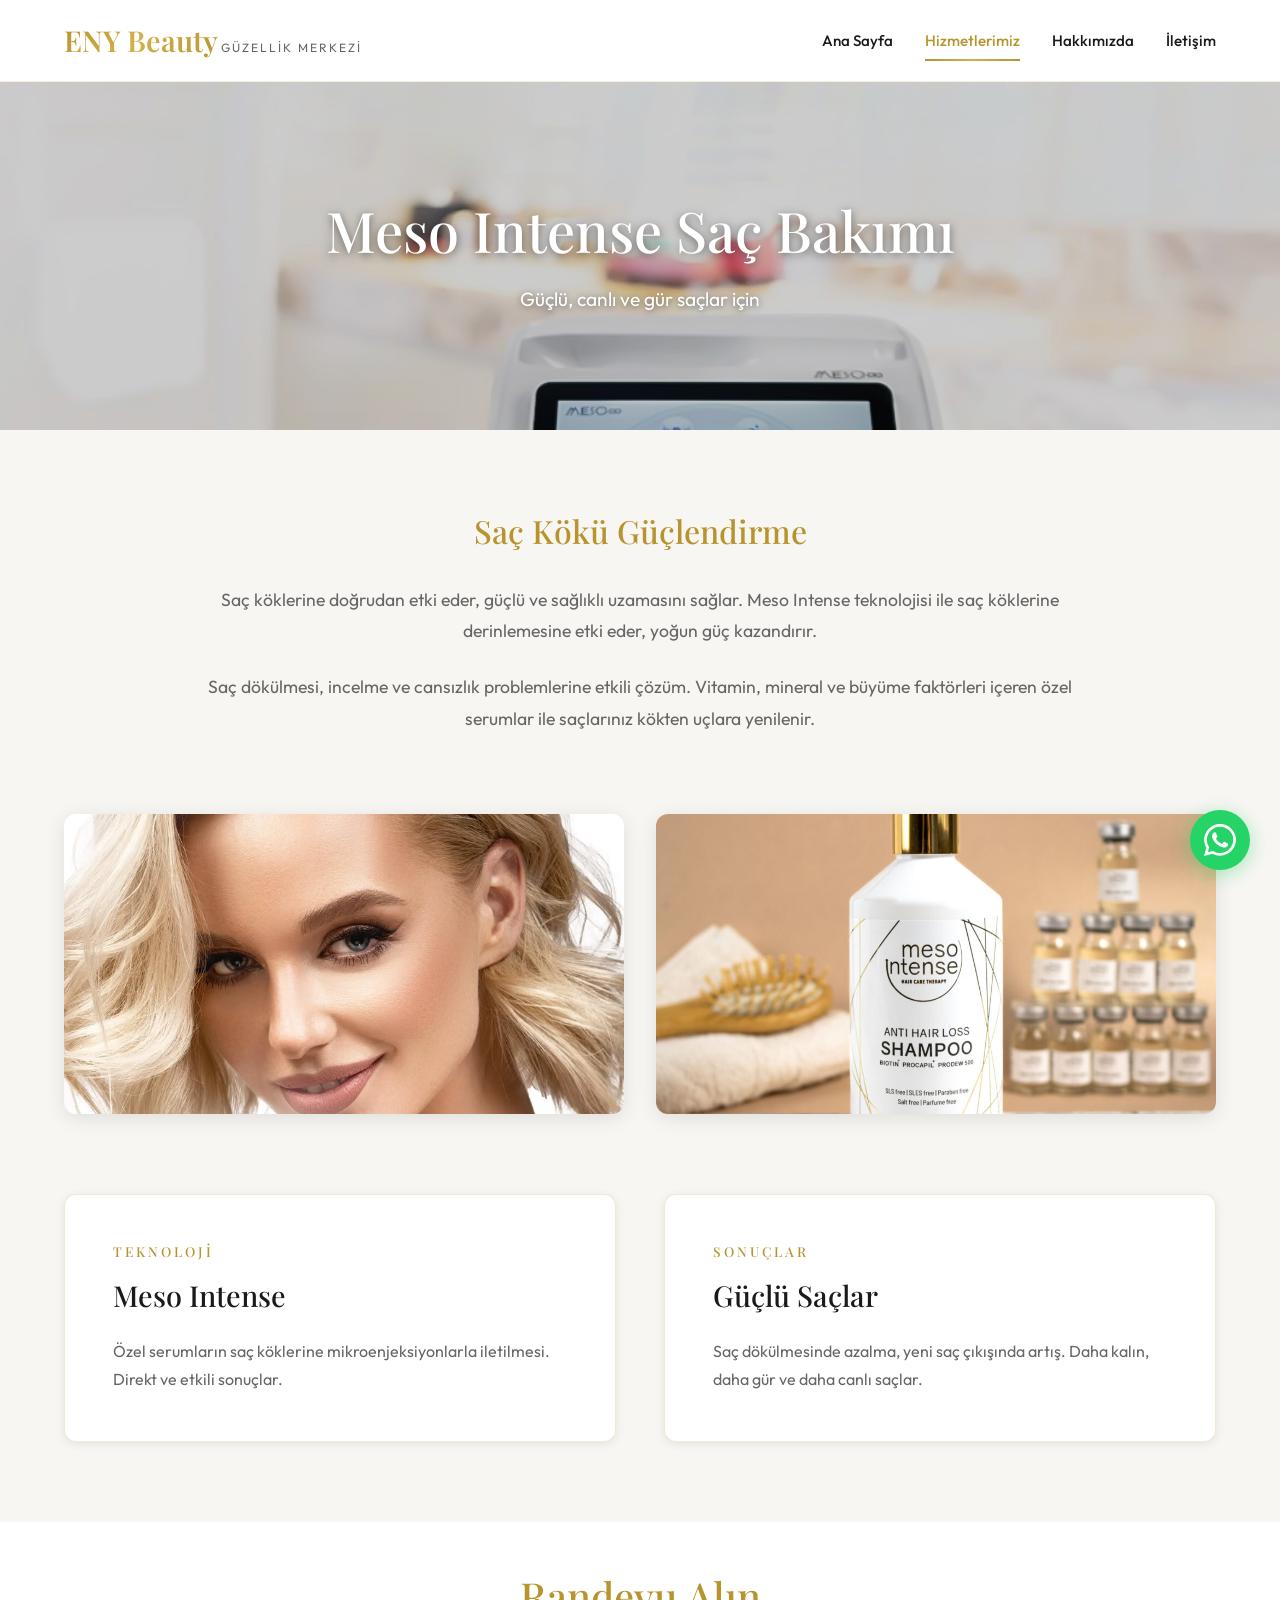
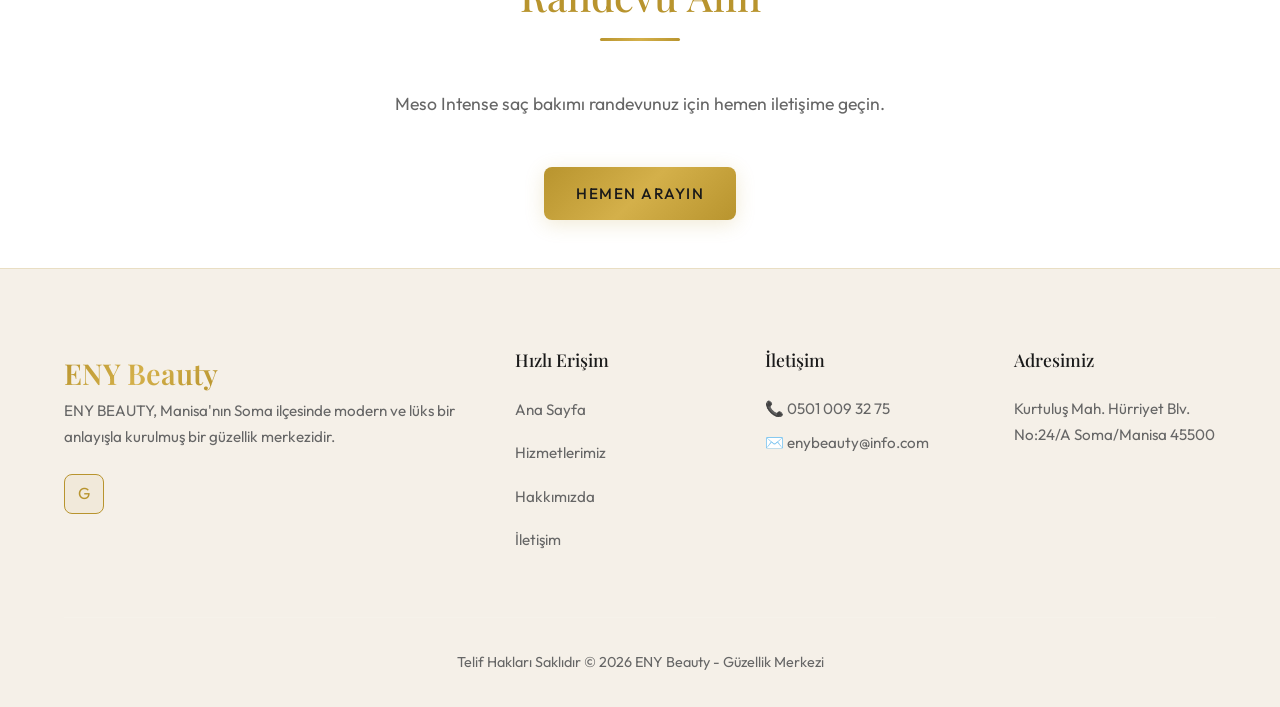
<file: meso-intense-sac-bakimi.html>
<!DOCTYPE html>
<html lang="tr">

<head>
    <meta charset="UTF-8">
    <meta name="viewport" content="width=device-width, initial-scale=1.0">
    <meta name="description"
        content="ENY Beauty Meso Intense Saç Bakımı - Saç köklerine derinlemesine etki eden güçlendirici bakım.">
    <title>Meso Intense Saç Bakımı - ENY Beauty - Güzellik Merkezi</title>
    <link rel="icon" type="image/png" href="img/Ana-sayfa/Logo.png">
    <link rel="preconnect" href="https://fonts.googleapis.com">
    <link rel="preconnect" href="https://fonts.gstatic.com" crossorigin>
    <link
        href="https://fonts.googleapis.com/css2?family=Outfit:wght@300;400;500;600;700&family=Playfair+Display:wght@400;500;600;700&display=swap"
        rel="stylesheet">
    <link rel="stylesheet" href="css/style.css">
</head>

<body>
    <header class="header" id="header">
        <div class="container">
            <a href="index.html" class="logo">
                <div>
                    <span class="logo-text">ENY Beauty</span>
                    <span class="logo-tagline">Güzellik Merkezi</span>
                </div>
            </a>
            <nav class="nav" id="nav">
                <a href="index.html" class="nav-link">Ana Sayfa</a>
                <a href="hizmetlerimiz.html" class="nav-link active">Hizmetlerimiz</a>
                <a href="hakkimizda.html" class="nav-link">Hakkımızda</a>
                <a href="iletisim.html" class="nav-link">İletişim</a>
            </nav>
            <div class="menu-toggle" id="menuToggle">
                <span></span><span></span><span></span>
            </div>
        </div>
    </header>

    <section class="service-banner"
        style="background-image: url('img/Hizmetler/meso-intense/meso-intense-banner.jpg');">
        <div class="container">
            <h1>Meso Intense Saç Bakımı</h1>
            <p>Güçlü, canlı ve gür saçlar için</p>
        </div>
    </section>

    <section class="section about-section">
        <div class="container">
            <div class="about-intro">
                <h2>Saç Kökü Güçlendirme</h2>
                <p>
                    Saç köklerine doğrudan etki eder, güçlü ve sağlıklı uzamasını sağlar. Meso Intense teknolojisi ile
                    saç köklerine derinlemesine etki eder, yoğun güç kazandırır.
                </p>
                <p style="margin-top: var(--spacing-md);">
                    Saç dökülmesi, incelme ve cansızlık problemlerine etkili çözüm. Vitamin, mineral ve büyüme
                    faktörleri içeren özel serumlar ile saçlarınız kökten uçlara yenilenir.
                </p>
            </div>

            <!-- Service Gallery -->
            <div class="service-gallery">
                <img src="img/Hizmetler/meso-intense/meos-intense-1.png" alt="Meso Intense 1">
                <img src="img/Hizmetler/meso-intense/meso-intense-2.jpg" alt="Meso Intense 2">
            </div>

            <div class="mission-vision" style="margin-top: var(--spacing-xxl);">
                <div class="mv-card">
                    <h5>Teknoloji</h5>
                    <h3>Meso Intense</h3>
                    <p>Özel serumların saç köklerine mikroenjeksiyonlarla iletilmesi. Direkt ve etkili sonuçlar.</p>
                </div>
                <div class="mv-card">
                    <h5>Sonuçlar</h5>
                    <h3>Güçlü Saçlar</h3>
                    <p>Saç dökülmesinde azalma, yeni saç çıkışında artış. Daha kalın, daha gür ve daha canlı saçlar.</p>
                </div>
            </div>
        </div>
    </section>

    <section class="section" style="background: var(--color-bg-card); padding: var(--spacing-xl) 0;">
        <div class="container text-center">
            <h2 class="section-title">Randevu Alın</h2>
            <p class="section-subtitle">Meso Intense saç bakımı randevunuz için hemen iletişime geçin.</p>
            <a href="tel:+905010093275" class="btn btn-primary">Hemen Arayın</a>
        </div>
    </section>

    <footer class="footer">
        <div class="container">
            <div class="footer-grid">
                <div class="footer-brand">
                    <span class="logo-text">ENY Beauty</span>
                    <p>ENY BEAUTY, Manisa'nın Soma ilçesinde modern ve lüks bir anlayışla kurulmuş bir güzellik
                        merkezidir.</p>
                    <div class="footer-social">
                        <a href="https://g.co/kgs/s9RyV7R" target="_blank" class="social-link"
                            title="Google Reviews">G</a>
                    </div>
                </div>
                <div class="footer-column">
                    <h4>Hızlı Erişim</h4>
                    <ul>
                        <li><a href="index.html">Ana Sayfa</a></li>
                        <li><a href="hizmetlerimiz.html">Hizmetlerimiz</a></li>
                        <li><a href="hakkimizda.html">Hakkımızda</a></li>
                        <li><a href="iletisim.html">İletişim</a></li>
                    </ul>
                </div>
                <div class="footer-column">
                    <h4>İletişim</h4>
                    <p>📞 0501 009 32 75</p>
                    <p>✉️ enybeauty@info.com</p>
                </div>
                <div class="footer-column">
                    <h4>Adresimiz</h4>
                    <p>Kurtuluş Mah. Hürriyet Blv. No:24/A Soma/Manisa 45500</p>
                </div>
            </div>
            <div class="footer-bottom">
                <p>Telif Hakları Saklıdır © 2026 ENY Beauty - Güzellik Merkezi</p>
            </div>
        </div>
    </footer>

    <a href="https://wa.me/905010093275" target="_blank" class="whatsapp-btn" title="WhatsApp">
        <svg viewBox="0 0 24 24">
            <path
                d="M17.472 14.382c-.297-.149-1.758-.867-2.03-.967-.273-.099-.471-.148-.67.15-.197.297-.767.966-.94 1.164-.173.199-.347.223-.644.075-.297-.15-1.255-.463-2.39-1.475-.883-.788-1.48-1.761-1.653-2.059-.173-.297-.018-.458.13-.606.134-.133.298-.347.446-.52.149-.174.198-.298.298-.497.099-.198.05-.371-.025-.52-.075-.149-.669-1.612-.916-2.207-.242-.579-.487-.5-.669-.51-.173-.008-.371-.01-.57-.01-.198 0-.52.074-.792.372-.272.297-1.04 1.016-1.04 2.479 0 1.462 1.065 2.875 1.213 3.074.149.198 2.096 3.2 5.077 4.487.709.306 1.262.489 1.694.625.712.227 1.36.195 1.871.118.571-.085 1.758-.719 2.006-1.413.248-.694.248-1.289.173-1.413-.074-.124-.272-.198-.57-.347m-5.421 7.403h-.004a9.87 9.87 0 01-5.031-1.378l-.361-.214-3.741.982.998-3.648-.235-.374a9.86 9.86 0 01-1.51-5.26c.001-5.45 4.436-9.884 9.888-9.884 2.64 0 5.122 1.03 6.988 2.898a9.825 9.825 0 012.893 6.994c-.003 5.45-4.437 9.884-9.885 9.884m8.413-18.297A11.815 11.815 0 0012.05 0C5.495 0 .16 5.335.157 11.892c0 2.096.547 4.142 1.588 5.945L.057 24l6.305-1.654a11.882 11.882 0 005.683 1.448h.005c6.554 0 11.89-5.335 11.893-11.893a11.821 11.821 0 00-3.48-8.413z" />
        </svg>
    </a>

    <script>
        const header = document.getElementById('header');
        window.addEventListener('scroll', () => header.classList.toggle('scrolled', window.scrollY > 100));
        const menuToggle = document.getElementById('menuToggle');
        const nav = document.getElementById('nav');
        menuToggle.addEventListener('click', () => nav.classList.toggle('active'));
        document.querySelectorAll('.nav-link').forEach(link => link.addEventListener('click', () => nav.classList.remove('active')));
    </script>
</body>

</html>
</file>
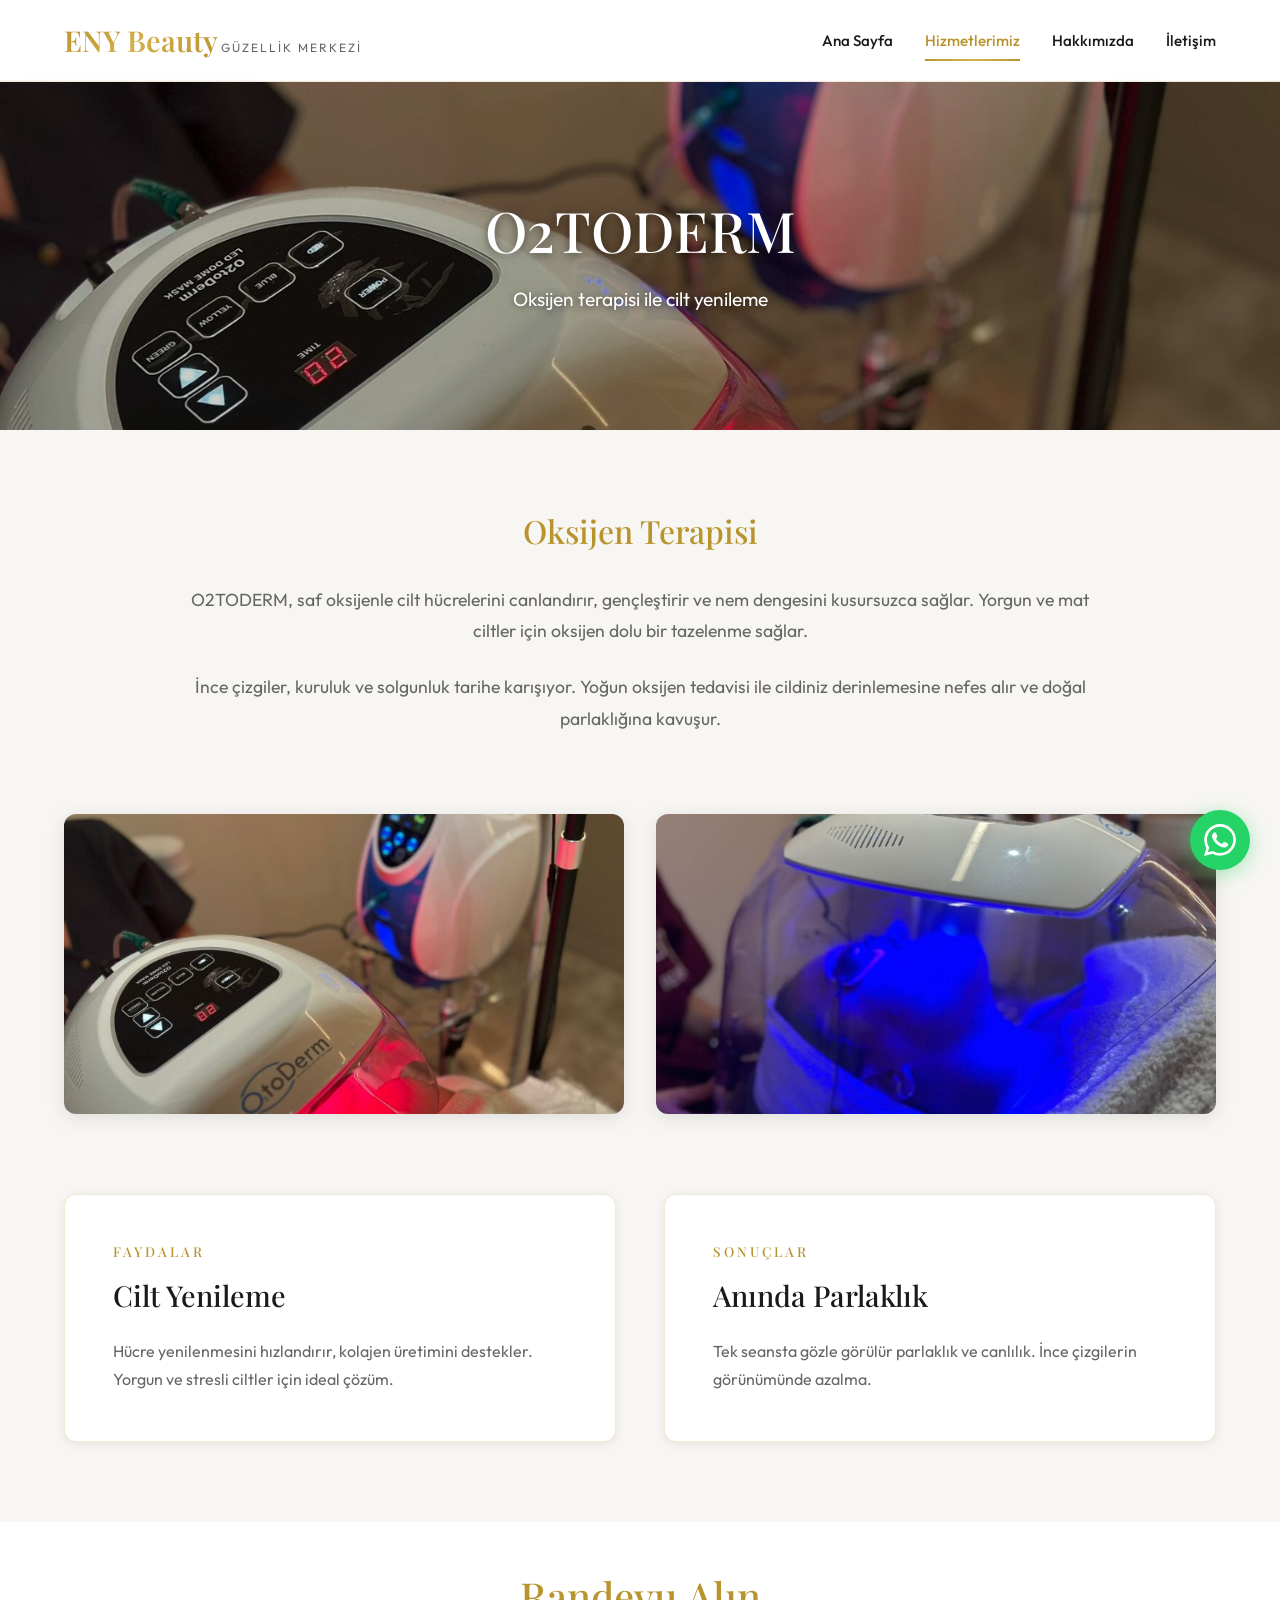
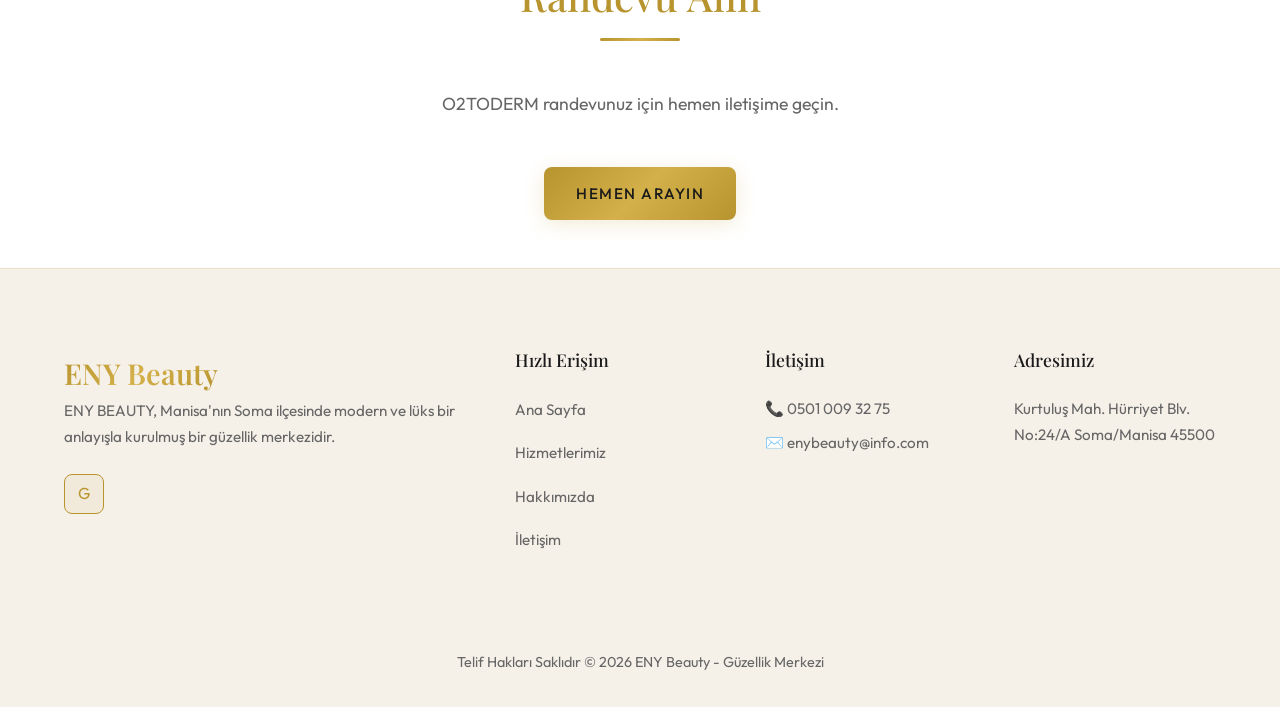
<file: o2toderm.html>
<!DOCTYPE html>
<html lang="tr">

<head>
    <meta charset="UTF-8">
    <meta name="viewport" content="width=device-width, initial-scale=1.0">
    <meta name="description"
        content="ENY Beauty O2TODERM - Saf oksijenle cilt hücrelerini canlandırır ve gençleştirir.">
    <title>O2TODERM - ENY Beauty - Güzellik Merkezi</title>
    <link rel="icon" type="image/png" href="img/Ana-sayfa/Logo.png">
    <link rel="preconnect" href="https://fonts.googleapis.com">
    <link rel="preconnect" href="https://fonts.gstatic.com" crossorigin>
    <link
        href="https://fonts.googleapis.com/css2?family=Outfit:wght@300;400;500;600;700&family=Playfair+Display:wght@400;500;600;700&display=swap"
        rel="stylesheet">
    <link rel="stylesheet" href="css/style.css">
</head>

<body>
    <header class="header" id="header">
        <div class="container">
            <a href="index.html" class="logo">
                <div>
                    <span class="logo-text">ENY Beauty</span>
                    <span class="logo-tagline">Güzellik Merkezi</span>
                </div>
            </a>
            <nav class="nav" id="nav">
                <a href="index.html" class="nav-link">Ana Sayfa</a>
                <a href="hizmetlerimiz.html" class="nav-link active">Hizmetlerimiz</a>
                <a href="hakkimizda.html" class="nav-link">Hakkımızda</a>
                <a href="iletisim.html" class="nav-link">İletişim</a>
            </nav>
            <div class="menu-toggle" id="menuToggle">
                <span></span><span></span><span></span>
            </div>
        </div>
    </header>

    <section class="service-banner" style="background-image: url('img/Hizmetler/o2toderm/o2toderm-banner.jpg');">
        <div class="container">
            <h1>O2TODERM</h1>
            <p>Oksijen terapisi ile cilt yenileme</p>
        </div>
    </section>

    <section class="section about-section">
        <div class="container">
            <div class="about-intro">
                <h2>Oksijen Terapisi</h2>
                <p>
                    O2TODERM, saf oksijenle cilt hücrelerini canlandırır, gençleştirir ve nem dengesini kusursuzca
                    sağlar. Yorgun ve mat ciltler için oksijen dolu bir tazelenme sağlar.
                </p>
                <p style="margin-top: var(--spacing-md);">
                    İnce çizgiler, kuruluk ve solgunluk tarihe karışıyor. Yoğun oksijen tedavisi ile cildiniz
                    derinlemesine nefes alır ve doğal parlaklığına kavuşur.
                </p>
            </div>

            <!-- Service Gallery -->
            <div class="service-gallery">
                <img src="img/Hizmetler/o2toderm/o2toderm-1.jpg" alt="O2TODERM 1">
                <img src="img/Hizmetler/o2toderm/o2toderm2.jpg" alt="O2TODERM 2">
            </div>

            <div class="mission-vision" style="margin-top: var(--spacing-xxl);">
                <div class="mv-card">
                    <h5>Faydalar</h5>
                    <h3>Cilt Yenileme</h3>
                    <p>Hücre yenilenmesini hızlandırır, kolajen üretimini destekler. Yorgun ve stresli ciltler için
                        ideal çözüm.</p>
                </div>
                <div class="mv-card">
                    <h5>Sonuçlar</h5>
                    <h3>Anında Parlaklık</h3>
                    <p>Tek seansta gözle görülür parlaklık ve canlılık. İnce çizgilerin görünümünde azalma.</p>
                </div>
            </div>
        </div>
    </section>

    <section class="section" style="background: var(--color-bg-card); padding: var(--spacing-xl) 0;">
        <div class="container text-center">
            <h2 class="section-title">Randevu Alın</h2>
            <p class="section-subtitle">O2TODERM randevunuz için hemen iletişime geçin.</p>
            <a href="tel:+905010093275" class="btn btn-primary">Hemen Arayın</a>
        </div>
    </section>

    <footer class="footer">
        <div class="container">
            <div class="footer-grid">
                <div class="footer-brand">
                    <span class="logo-text">ENY Beauty</span>
                    <p>ENY BEAUTY, Manisa'nın Soma ilçesinde modern ve lüks bir anlayışla kurulmuş bir güzellik
                        merkezidir.</p>
                    <div class="footer-social">
                        <a href="https://g.co/kgs/s9RyV7R" target="_blank" class="social-link"
                            title="Google Reviews">G</a>
                    </div>
                </div>
                <div class="footer-column">
                    <h4>Hızlı Erişim</h4>
                    <ul>
                        <li><a href="index.html">Ana Sayfa</a></li>
                        <li><a href="hizmetlerimiz.html">Hizmetlerimiz</a></li>
                        <li><a href="hakkimizda.html">Hakkımızda</a></li>
                        <li><a href="iletisim.html">İletişim</a></li>
                    </ul>
                </div>
                <div class="footer-column">
                    <h4>İletişim</h4>
                    <p>📞 0501 009 32 75</p>
                    <p>✉️ enybeauty@info.com</p>
                </div>
                <div class="footer-column">
                    <h4>Adresimiz</h4>
                    <p>Kurtuluş Mah. Hürriyet Blv. No:24/A Soma/Manisa 45500</p>
                </div>
            </div>
            <div class="footer-bottom">
                <p>Telif Hakları Saklıdır © 2026 ENY Beauty - Güzellik Merkezi</p>
            </div>
        </div>
    </footer>

    <a href="https://wa.me/905010093275" target="_blank" class="whatsapp-btn" title="WhatsApp">
        <svg viewBox="0 0 24 24">
            <path
                d="M17.472 14.382c-.297-.149-1.758-.867-2.03-.967-.273-.099-.471-.148-.67.15-.197.297-.767.966-.94 1.164-.173.199-.347.223-.644.075-.297-.15-1.255-.463-2.39-1.475-.883-.788-1.48-1.761-1.653-2.059-.173-.297-.018-.458.13-.606.134-.133.298-.347.446-.52.149-.174.198-.298.298-.497.099-.198.05-.371-.025-.52-.075-.149-.669-1.612-.916-2.207-.242-.579-.487-.5-.669-.51-.173-.008-.371-.01-.57-.01-.198 0-.52.074-.792.372-.272.297-1.04 1.016-1.04 2.479 0 1.462 1.065 2.875 1.213 3.074.149.198 2.096 3.2 5.077 4.487.709.306 1.262.489 1.694.625.712.227 1.36.195 1.871.118.571-.085 1.758-.719 2.006-1.413.248-.694.248-1.289.173-1.413-.074-.124-.272-.198-.57-.347m-5.421 7.403h-.004a9.87 9.87 0 01-5.031-1.378l-.361-.214-3.741.982.998-3.648-.235-.374a9.86 9.86 0 01-1.51-5.26c.001-5.45 4.436-9.884 9.888-9.884 2.64 0 5.122 1.03 6.988 2.898a9.825 9.825 0 012.893 6.994c-.003 5.45-4.437 9.884-9.885 9.884m8.413-18.297A11.815 11.815 0 0012.05 0C5.495 0 .16 5.335.157 11.892c0 2.096.547 4.142 1.588 5.945L.057 24l6.305-1.654a11.882 11.882 0 005.683 1.448h.005c6.554 0 11.89-5.335 11.893-11.893a11.821 11.821 0 00-3.48-8.413z" />
        </svg>
    </a>

    <script>
        const header = document.getElementById('header');
        window.addEventListener('scroll', () => header.classList.toggle('scrolled', window.scrollY > 100));
        const menuToggle = document.getElementById('menuToggle');
        const nav = document.getElementById('nav');
        menuToggle.addEventListener('click', () => nav.classList.toggle('active'));
        document.querySelectorAll('.nav-link').forEach(link => link.addEventListener('click', () => nav.classList.remove('active')));
    </script>
</body>

</html>
</file>
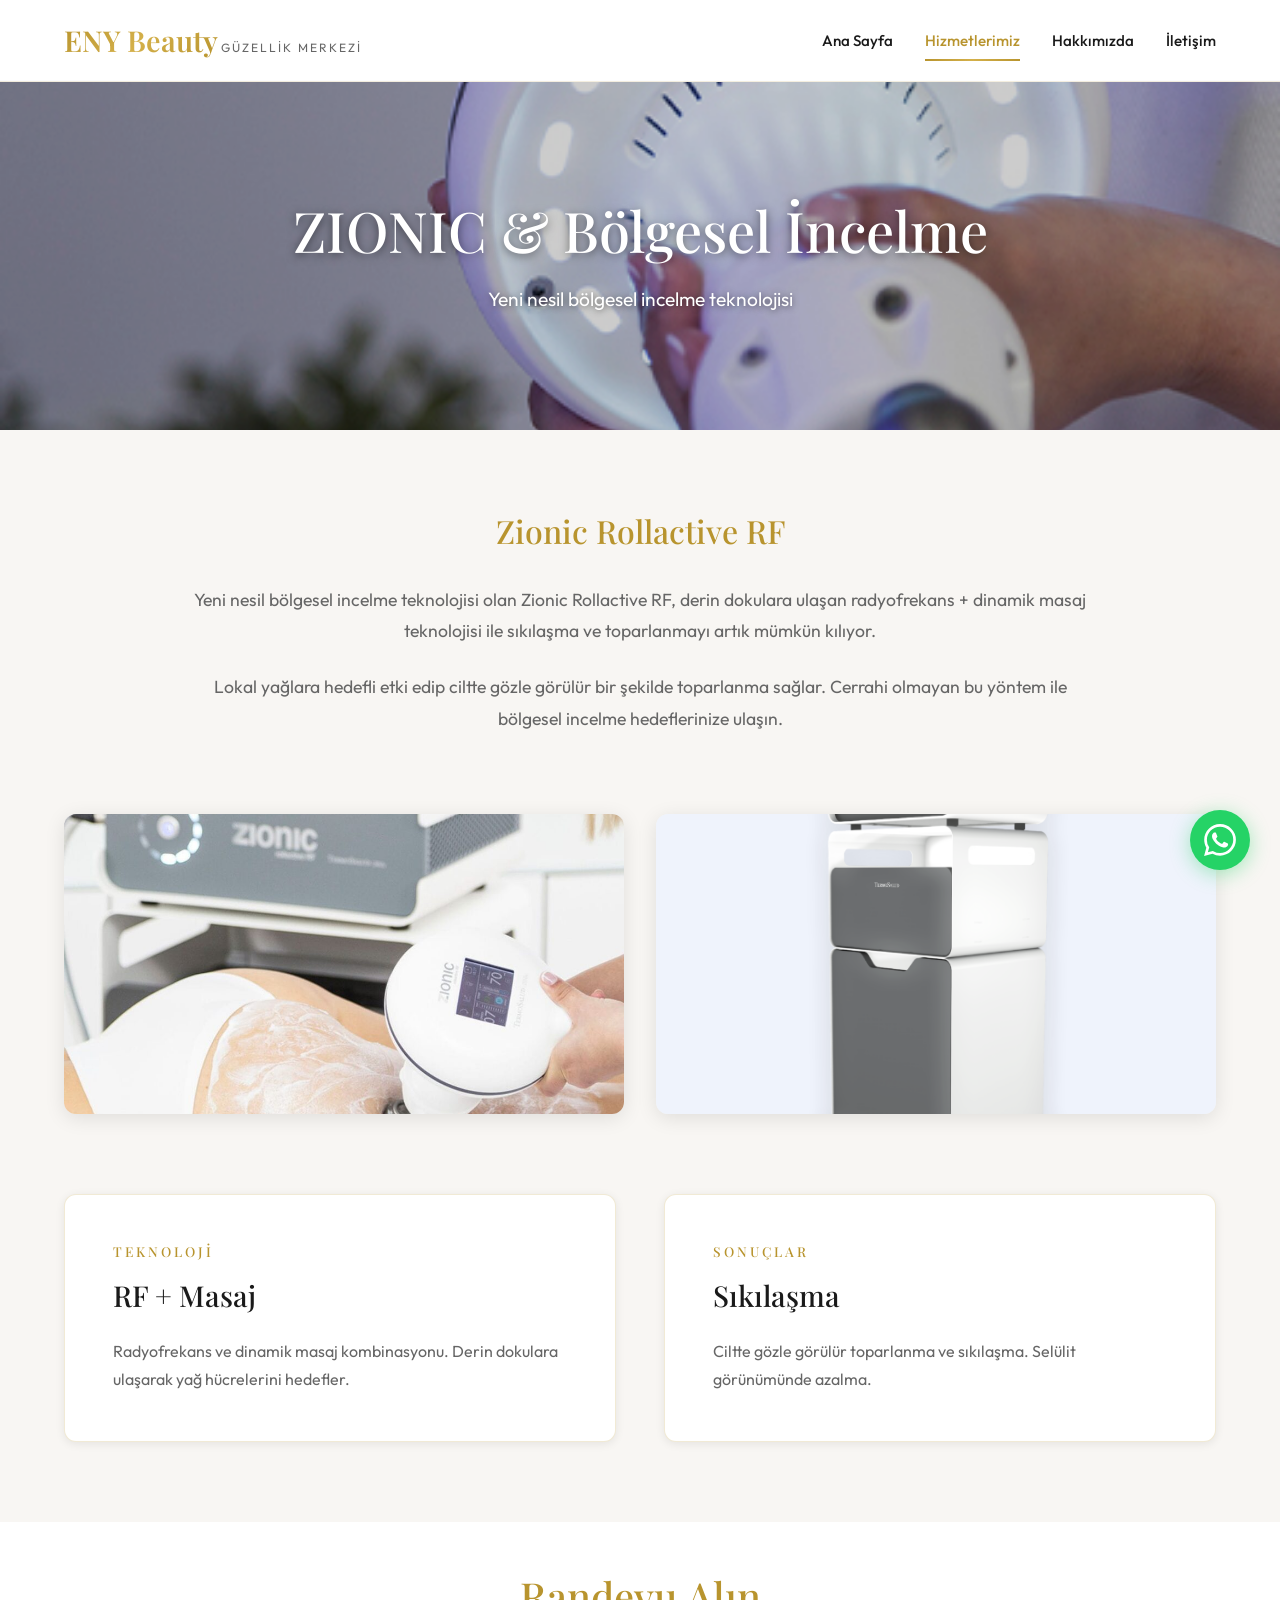
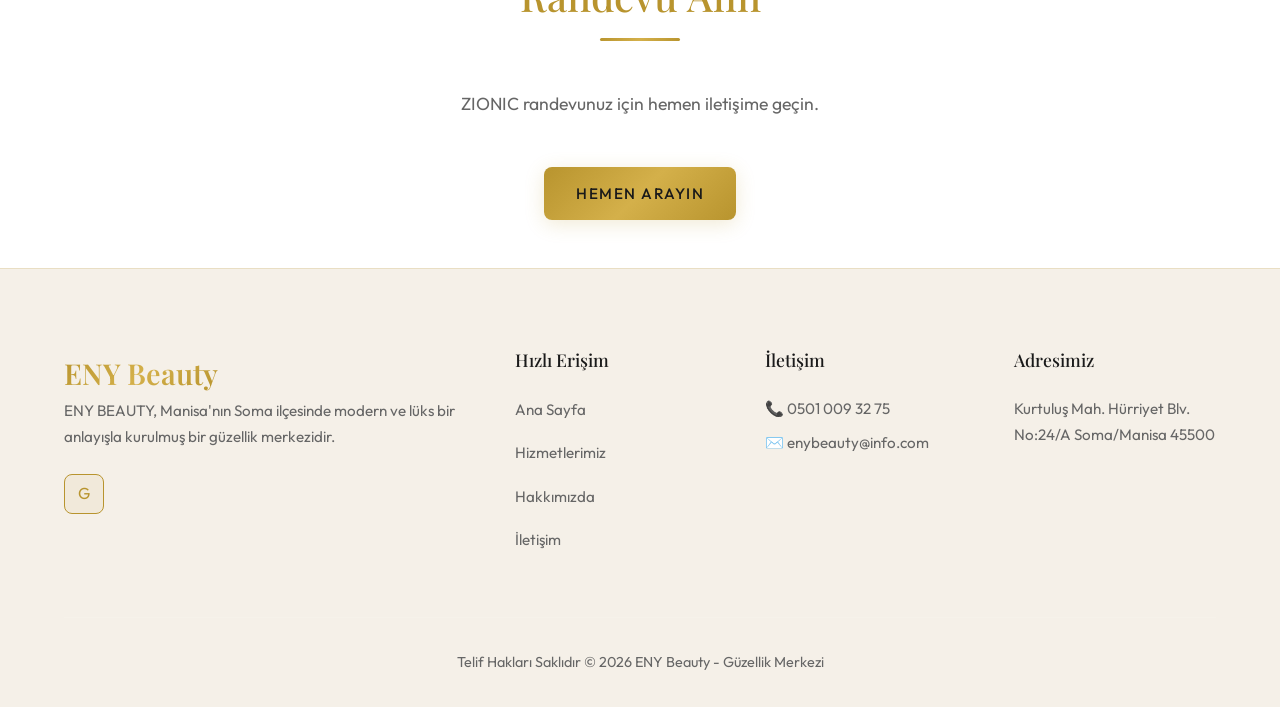
<file: zionic.html>
<!DOCTYPE html>
<html lang="tr">

<head>
    <meta charset="UTF-8">
    <meta name="viewport" content="width=device-width, initial-scale=1.0">
    <meta name="description"
        content="ENY Beauty ZIONIC & Bölgesel İncelme - Radyofrekans ve dinamik masaj teknolojisi.">
    <title>ZIONIC & Bölgesel İncelme - ENY Beauty - Güzellik Merkezi</title>
    <link rel="icon" type="image/png" href="img/Ana-sayfa/Logo.png">
    <link rel="preconnect" href="https://fonts.googleapis.com">
    <link rel="preconnect" href="https://fonts.gstatic.com" crossorigin>
    <link
        href="https://fonts.googleapis.com/css2?family=Outfit:wght@300;400;500;600;700&family=Playfair+Display:wght@400;500;600;700&display=swap"
        rel="stylesheet">
    <link rel="stylesheet" href="css/style.css">
</head>

<body>
    <header class="header" id="header">
        <div class="container">
            <a href="index.html" class="logo">
                <div>
                    <span class="logo-text">ENY Beauty</span>
                    <span class="logo-tagline">Güzellik Merkezi</span>
                </div>
            </a>
            <nav class="nav" id="nav">
                <a href="index.html" class="nav-link">Ana Sayfa</a>
                <a href="hizmetlerimiz.html" class="nav-link active">Hizmetlerimiz</a>
                <a href="hakkimizda.html" class="nav-link">Hakkımızda</a>
                <a href="iletisim.html" class="nav-link">İletişim</a>
            </nav>
            <div class="menu-toggle" id="menuToggle">
                <span></span><span></span><span></span>
            </div>
        </div>
    </header>

    <section class="service-banner" style="background-image: url('img/Hizmetler/zionic/zionic-banner.jpg');">
        <div class="container">
            <h1>ZIONIC & Bölgesel İncelme</h1>
            <p>Yeni nesil bölgesel incelme teknolojisi</p>
        </div>
    </section>

    <section class="section about-section">
        <div class="container">
            <div class="about-intro">
                <h2>Zionic Rollactive RF</h2>
                <p>
                    Yeni nesil bölgesel incelme teknolojisi olan Zionic Rollactive RF, derin dokulara ulaşan
                    radyofrekans + dinamik masaj teknolojisi ile sıkılaşma ve toparlanmayı artık mümkün kılıyor.
                </p>
                <p style="margin-top: var(--spacing-md);">
                    Lokal yağlara hedefli etki edip ciltte gözle görülür bir şekilde toparlanma sağlar. Cerrahi olmayan
                    bu yöntem ile bölgesel incelme hedeflerinize ulaşın.
                </p>
            </div>

            <!-- Service Gallery -->
            <div class="service-gallery">
                <img src="img/Hizmetler/zionic/zionic-1.jpg" alt="ZIONIC 1">
                <img src="img/Hizmetler/zionic/zionic-2.png" alt="ZIONIC 2">
            </div>

            <div class="mission-vision" style="margin-top: var(--spacing-xxl);">
                <div class="mv-card">
                    <h5>Teknoloji</h5>
                    <h3>RF + Masaj</h3>
                    <p>Radyofrekans ve dinamik masaj kombinasyonu. Derin dokulara ulaşarak yağ hücrelerini hedefler.</p>
                </div>
                <div class="mv-card">
                    <h5>Sonuçlar</h5>
                    <h3>Sıkılaşma</h3>
                    <p>Ciltte gözle görülür toparlanma ve sıkılaşma. Selülit görünümünde azalma.</p>
                </div>
            </div>
        </div>
    </section>

    <section class="section" style="background: var(--color-bg-card); padding: var(--spacing-xl) 0;">
        <div class="container text-center">
            <h2 class="section-title">Randevu Alın</h2>
            <p class="section-subtitle">ZIONIC randevunuz için hemen iletişime geçin.</p>
            <a href="tel:+905010093275" class="btn btn-primary">Hemen Arayın</a>
        </div>
    </section>

    <footer class="footer">
        <div class="container">
            <div class="footer-grid">
                <div class="footer-brand">
                    <span class="logo-text">ENY Beauty</span>
                    <p>ENY BEAUTY, Manisa'nın Soma ilçesinde modern ve lüks bir anlayışla kurulmuş bir güzellik
                        merkezidir.</p>
                    <div class="footer-social">
                        <a href="https://g.co/kgs/s9RyV7R" target="_blank" class="social-link"
                            title="Google Reviews">G</a>
                    </div>
                </div>
                <div class="footer-column">
                    <h4>Hızlı Erişim</h4>
                    <ul>
                        <li><a href="index.html">Ana Sayfa</a></li>
                        <li><a href="hizmetlerimiz.html">Hizmetlerimiz</a></li>
                        <li><a href="hakkimizda.html">Hakkımızda</a></li>
                        <li><a href="iletisim.html">İletişim</a></li>
                    </ul>
                </div>
                <div class="footer-column">
                    <h4>İletişim</h4>
                    <p>📞 0501 009 32 75</p>
                    <p>✉️ enybeauty@info.com</p>
                </div>
                <div class="footer-column">
                    <h4>Adresimiz</h4>
                    <p>Kurtuluş Mah. Hürriyet Blv. No:24/A Soma/Manisa 45500</p>
                </div>
            </div>
            <div class="footer-bottom">
                <p>Telif Hakları Saklıdır © 2026 ENY Beauty - Güzellik Merkezi</p>
            </div>
        </div>
    </footer>

    <a href="https://wa.me/905010093275" target="_blank" class="whatsapp-btn" title="WhatsApp">
        <svg viewBox="0 0 24 24">
            <path
                d="M17.472 14.382c-.297-.149-1.758-.867-2.03-.967-.273-.099-.471-.148-.67.15-.197.297-.767.966-.94 1.164-.173.199-.347.223-.644.075-.297-.15-1.255-.463-2.39-1.475-.883-.788-1.48-1.761-1.653-2.059-.173-.297-.018-.458.13-.606.134-.133.298-.347.446-.52.149-.174.198-.298.298-.497.099-.198.05-.371-.025-.52-.075-.149-.669-1.612-.916-2.207-.242-.579-.487-.5-.669-.51-.173-.008-.371-.01-.57-.01-.198 0-.52.074-.792.372-.272.297-1.04 1.016-1.04 2.479 0 1.462 1.065 2.875 1.213 3.074.149.198 2.096 3.2 5.077 4.487.709.306 1.262.489 1.694.625.712.227 1.36.195 1.871.118.571-.085 1.758-.719 2.006-1.413.248-.694.248-1.289.173-1.413-.074-.124-.272-.198-.57-.347m-5.421 7.403h-.004a9.87 9.87 0 01-5.031-1.378l-.361-.214-3.741.982.998-3.648-.235-.374a9.86 9.86 0 01-1.51-5.26c.001-5.45 4.436-9.884 9.888-9.884 2.64 0 5.122 1.03 6.988 2.898a9.825 9.825 0 012.893 6.994c-.003 5.45-4.437 9.884-9.885 9.884m8.413-18.297A11.815 11.815 0 0012.05 0C5.495 0 .16 5.335.157 11.892c0 2.096.547 4.142 1.588 5.945L.057 24l6.305-1.654a11.882 11.882 0 005.683 1.448h.005c6.554 0 11.89-5.335 11.893-11.893a11.821 11.821 0 00-3.48-8.413z" />
        </svg>
    </a>

    <script>
        const header = document.getElementById('header');
        window.addEventListener('scroll', () => header.classList.toggle('scrolled', window.scrollY > 100));
        const menuToggle = document.getElementById('menuToggle');
        const nav = document.getElementById('nav');
        menuToggle.addEventListener('click', () => nav.classList.toggle('active'));
        document.querySelectorAll('.nav-link').forEach(link => link.addEventListener('click', () => nav.classList.remove('active')));
    </script>
</body>

</html>
</file>
<file: css/style.css>
/* ===============================================
   ENY Beauty - Premium Beauty Center
   Premium & Luxury Design System - LIGHT MODE
   =============================================== */

/* CSS Variables */
:root {
  /* Primary Colors - Gold/Luxury Theme */
  --color-primary: #b8942e;
  --color-primary-light: #d4b04a;
  --color-primary-dark: #96780e;

  /* Background Colors - LIGHT MODE */
  --color-bg-dark: #ffffff;
  --color-bg-darker: #f8f6f3;
  --color-bg-card: #ffffff;
  --color-bg-card-hover: #faf9f7;

  /* Text Colors - LIGHT MODE */
  --color-text-light: #1a1a1a;
  --color-text-muted: #666666;
  --color-text-dark: #1a1a1a;

  /* Accent Colors */
  --color-accent: #e8d5b7;
  --color-success: #4caf50;
  --color-whatsapp: #25d366;

  /* Gradients - LIGHT MODE */
  --gradient-gold: linear-gradient(135deg, #b8942e 0%, #d4b04a 50%, #b8942e 100%);
  --gradient-dark: linear-gradient(180deg, #f8f6f3 0%, #efe9df 100%);
  --gradient-overlay: linear-gradient(180deg, rgba(255, 255, 255, 0.1) 0%, rgba(248, 246, 243, 0.5) 100%);

  /* Typography */
  --font-heading: 'Playfair Display', serif;
  --font-body: 'Outfit', sans-serif;

  /* Spacing */
  --spacing-xs: 0.5rem;
  --spacing-sm: 1rem;
  --spacing-md: 1.5rem;
  --spacing-lg: 2rem;
  --spacing-xl: 3rem;
  --spacing-xxl: 5rem;

  /* Border Radius */
  --radius-sm: 8px;
  --radius-md: 12px;
  --radius-lg: 20px;
  --radius-full: 50%;

  /* Shadows - LIGHT MODE */
  --shadow-sm: 0 2px 10px rgba(0, 0, 0, 0.08);
  --shadow-md: 0 4px 20px rgba(0, 0, 0, 0.1);
  --shadow-lg: 0 10px 40px rgba(0, 0, 0, 0.12);
  --shadow-gold: 0 4px 20px rgba(184, 148, 46, 0.2);

  /* Transitions */
  --transition-fast: 0.2s ease;
  --transition-normal: 0.3s ease;
  --transition-slow: 0.5s ease;
}

/* Logo Image */
.logo-img {
  width: 40px;
  height: 40px;
  object-fit: contain;
  margin-right: 10px;
}

/* Partner Logo Image */
.partner-logo-img {
  width: 150px;
  height: 80px;
  object-fit: contain;
  margin-bottom: var(--spacing-md);
  display: block;
  margin-left: auto;
  margin-right: auto;
}

/* Service Card Image */
.service-img {
  width: 100%;
  height: 100%;
  object-fit: cover;
}

/* Hero Overlay */
.hero-overlay {
  position: absolute;
  top: 0;
  left: 0;
  right: 0;
  bottom: 0;
  background: rgba(0, 0, 0, 0.2);
  z-index: 1;
}

/* Reset & Base */
*,
*::before,
*::after {
  margin: 0;
  padding: 0;
  box-sizing: border-box;
}

html {
  scroll-behavior: smooth;
}

body {
  font-family: var(--font-body);
  background: var(--color-bg-dark);
  color: var(--color-text-light);
  line-height: 1.7;
  overflow-x: hidden;
}

a {
  text-decoration: none;
  color: inherit;
  transition: var(--transition-fast);
}

img {
  max-width: 100%;
  height: auto;
  display: block;
}

ul {
  list-style: none;
}

h1,
h2,
h3,
h4,
h5,
h6 {
  font-family: var(--font-heading);
  font-weight: 500;
  line-height: 1.3;
}

/* ===============================================
   Utility Classes
   =============================================== */
.container {
  max-width: 1200px;
  margin: 0 auto;
  padding: 0 var(--spacing-md);
}

.section {
  padding: var(--spacing-xxl) 0;
}

.section-title {
  font-size: 2.5rem;
  color: var(--color-primary);
  text-align: center;
  margin-bottom: var(--spacing-xl);
  position: relative;
}

.section-title::after {
  content: '';
  display: block;
  width: 80px;
  height: 3px;
  background: var(--gradient-gold);
  margin: var(--spacing-sm) auto 0;
  border-radius: var(--radius-sm);
}

.section-subtitle {
  text-align: center;
  color: var(--color-text-muted);
  max-width: 700px;
  margin: 0 auto var(--spacing-xl);
  font-size: 1.1rem;
}

.btn {
  display: inline-block;
  padding: 14px 32px;
  font-family: var(--font-body);
  font-size: 0.95rem;
  font-weight: 500;
  text-transform: uppercase;
  letter-spacing: 1.5px;
  border: none;
  border-radius: var(--radius-sm);
  cursor: pointer;
  transition: var(--transition-normal);
}

.btn-primary {
  background: var(--gradient-gold);
  color: var(--color-text-dark);
  box-shadow: var(--shadow-gold);
}

.btn-primary:hover {
  transform: translateY(-3px);
  box-shadow: 0 6px 25px rgba(201, 169, 98, 0.4);
}

.btn-outline {
  background: transparent;
  color: var(--color-primary);
  border: 2px solid var(--color-primary);
}

.btn-outline:hover {
  background: var(--color-primary);
  color: var(--color-text-dark);
}

/* Hero Section Buttons - White Text */
.hero .btn-primary {
  color: #ffffff;
}

.hero .btn-outline {
  color: #ffffff;
  border-color: #ffffff;
}

.hero .btn-outline:hover {
  background: #ffffff;
  color: var(--color-text-dark);
}

.text-gold {
  color: var(--color-primary);
}

.text-center {
  text-align: center;
}

/* ===============================================
   Header & Navigation
   =============================================== */
.header {
  position: fixed;
  top: 0;
  left: 0;
  right: 0;
  z-index: 1000;
  padding: var(--spacing-sm) 0;
  background: rgba(255, 255, 255, 0.95);
  backdrop-filter: blur(10px);
  border-bottom: 1px solid rgba(184, 148, 46, 0.15);
  transition: var(--transition-normal);
}

.header.scrolled {
  padding: var(--spacing-xs) 0;
  box-shadow: var(--shadow-md);
}

.header .container {
  display: flex;
  align-items: center;
  justify-content: space-between;
}

.logo {
  display: flex;
  align-items: center;
  gap: var(--spacing-sm);
}

.logo-text {
  font-family: var(--font-heading);
  font-size: 1.8rem;
  font-weight: 600;
  background: var(--gradient-gold);
  -webkit-background-clip: text;
  -webkit-text-fill-color: transparent;
  background-clip: text;
}

.logo-tagline {
  font-size: 0.75rem;
  color: var(--color-text-muted);
  text-transform: uppercase;
  letter-spacing: 2px;
}

.nav {
  display: flex;
  align-items: center;
  gap: var(--spacing-lg);
}

.nav-link {
  font-size: 0.95rem;
  font-weight: 500;
  color: var(--color-text-light);
  position: relative;
  padding: var(--spacing-xs) 0;
}

.nav-link::after {
  content: '';
  position: absolute;
  bottom: 0;
  left: 0;
  width: 0;
  height: 2px;
  background: var(--gradient-gold);
  transition: var(--transition-normal);
}

.nav-link:hover::after,
.nav-link.active::after {
  width: 100%;
}

.nav-link:hover,
.nav-link.active {
  color: var(--color-primary);
}

/* Mobile Menu Toggle */
.menu-toggle {
  display: none;
  flex-direction: column;
  gap: 5px;
  cursor: pointer;
  padding: 10px;
}

.menu-toggle span {
  width: 25px;
  height: 2px;
  background: var(--color-primary);
  transition: var(--transition-normal);
}

/* ===============================================
   Hero Section
   =============================================== */
.hero {
  min-height: 100vh;
  display: flex;
  align-items: center;
  justify-content: center;
  position: relative;
  background: linear-gradient(135deg, #f8f6f3 0%, #efe9df 50%, #f8f6f3 100%);
  overflow: hidden;
}

.hero::before {
  content: '';
  position: absolute;
  top: 0;
  left: 0;
  right: 0;
  bottom: 0;
  background: url('data:image/svg+xml,<svg xmlns="http://www.w3.org/2000/svg" viewBox="0 0 100 100"><circle cx="50" cy="50" r="1" fill="%23c9a962" opacity="0.1"/></svg>');
  background-size: 50px 50px;
  opacity: 0.5;
}

.hero-content {
  text-align: center;
  z-index: 2;
  padding: var(--spacing-xl);
}

.hero-badge {
  display: inline-block;
  padding: var(--spacing-xs) var(--spacing-md);
  background: rgba(255, 255, 255, 0.2);
  border: 1px solid rgba(255, 255, 255, 0.5);
  border-radius: var(--radius-lg);
  color: #ffffff;
  font-size: 0.85rem;
  font-weight: 600;
  text-transform: uppercase;
  letter-spacing: 3px;
  margin-bottom: var(--spacing-lg);
  animation: fadeInUp 0.8s ease;
}

.hero-title {
  font-size: clamp(2.5rem, 6vw, 4.5rem);
  color: #ffffff;
  margin-bottom: var(--spacing-md);
  animation: fadeInUp 0.8s ease 0.2s both;
  text-shadow: 0 2px 10px rgba(0, 0, 0, 0.5);
}

.hero-title .highlight {
  display: block;
  color: #ffffff;
  background: none;
  -webkit-background-clip: unset;
  -webkit-text-fill-color: #ffffff;
  background-clip: unset;
}

.hero-description {
  font-size: 1.2rem;
  color: #ffffff;
  max-width: 600px;
  margin: 0 auto var(--spacing-xl);
  animation: fadeInUp 0.8s ease 0.4s both;
  text-shadow: 0 1px 6px rgba(0, 0, 0, 0.5);
}

.hero-buttons {
  display: flex;
  gap: var(--spacing-md);
  justify-content: center;
  flex-wrap: wrap;
  animation: fadeInUp 0.8s ease 0.6s both;
}

/* Floating Elements */
.hero-float {
  position: absolute;
  border-radius: var(--radius-full);
  background: var(--gradient-gold);
  opacity: 0.1;
  animation: float 6s ease-in-out infinite;
}

.hero-float-1 {
  width: 300px;
  height: 300px;
  top: 10%;
  left: -100px;
  animation-delay: 0s;
}

.hero-float-2 {
  width: 200px;
  height: 200px;
  bottom: 10%;
  right: -50px;
  animation-delay: 2s;
}

.hero-float-3 {
  width: 150px;
  height: 150px;
  top: 50%;
  right: 10%;
  animation-delay: 4s;
}

/* ===============================================
   About Section (Homepage)
   =============================================== */
.about-home {
  background: var(--color-bg-darker);
}

.about-grid {
  display: grid;
  grid-template-columns: 1fr 1fr;
  gap: var(--spacing-xxl);
  align-items: center;
}

.about-image {
  position: relative;
}

.about-image-main {
  border-radius: var(--radius-lg);
  box-shadow: var(--shadow-lg);
}

.about-image::before {
  content: '';
  position: absolute;
  top: -20px;
  left: -20px;
  right: 20px;
  bottom: 20px;
  border: 2px solid var(--color-primary);
  border-radius: var(--radius-lg);
  z-index: -1;
}

.about-content h5 {
  color: var(--color-primary);
  font-size: 0.9rem;
  text-transform: uppercase;
  letter-spacing: 3px;
  margin-bottom: var(--spacing-sm);
}

.about-content h2 {
  font-size: 2.5rem;
  color: var(--color-text-light);
  margin-bottom: var(--spacing-md);
}

.about-content p {
  color: var(--color-text-muted);
  margin-bottom: var(--spacing-lg);
  font-size: 1.05rem;
}

/* ===============================================
   Partners Section
   =============================================== */
.partners {
  background: var(--color-bg-dark);
  text-align: center;
}

.partners-grid {
  display: grid;
  grid-template-columns: repeat(3, 1fr);
  gap: var(--spacing-xl);
}

.partner-card {
  background: var(--color-bg-card);
  padding: var(--spacing-xl);
  border-radius: var(--radius-md);
  border: 1px solid rgba(184, 148, 46, 0.2);
  box-shadow: var(--shadow-sm);
  transition: var(--transition-normal);
}

.partner-card:hover {
  transform: translateY(-10px);
  border-color: var(--color-primary);
  box-shadow: var(--shadow-gold);
}

.partner-logo {
  width: 80px;
  height: 80px;
  margin: 0 auto var(--spacing-md);
  background: var(--gradient-gold);
  border-radius: var(--radius-full);
  display: flex;
  align-items: center;
  justify-content: center;
  font-family: var(--font-heading);
  font-size: 1.5rem;
  color: var(--color-text-dark);
  font-weight: 700;
}

.partner-card h3 {
  font-size: 1.5rem;
  color: var(--color-primary);
  margin-bottom: var(--spacing-sm);
}

.partner-card p {
  color: var(--color-text-muted);
  font-size: 0.95rem;
}

/* ===============================================
   Services Section
   =============================================== */
.services {
  background: var(--color-bg-darker);
}

.services-grid {
  display: grid;
  grid-template-columns: repeat(auto-fit, minmax(350px, 1fr));
  gap: var(--spacing-lg);
}

.service-card {
  background: var(--color-bg-card);
  border-radius: var(--radius-md);
  overflow: hidden;
  border: 1px solid rgba(184, 148, 46, 0.15);
  box-shadow: var(--shadow-sm);
  transition: var(--transition-normal);
  position: relative;
}

.service-card:hover {
  transform: translateY(-5px);
  border-color: var(--color-primary);
  box-shadow: var(--shadow-gold);
}

.service-card-image {
  height: 200px;
  background: linear-gradient(135deg, #f5f0e8 0%, #efe9df 100%);
  display: flex;
  align-items: center;
  justify-content: center;
  position: relative;
  overflow: hidden;
}

.service-card-image::before {
  content: '';
  position: absolute;
  top: 0;
  left: 0;
  right: 0;
  bottom: 0;
  background: var(--gradient-overlay);
}

.service-icon {
  width: 80px;
  height: 80px;
  background: var(--gradient-gold);
  border-radius: var(--radius-full);
  display: flex;
  align-items: center;
  justify-content: center;
  font-size: 2rem;
  z-index: 1;
  transition: var(--transition-normal);
}

.service-card:hover .service-icon {
  transform: scale(1.1);
}

.service-card-content {
  padding: var(--spacing-lg);
}

.service-card h3 {
  font-size: 1.3rem;
  color: var(--color-primary);
  margin-bottom: var(--spacing-sm);
}

.service-card p {
  color: var(--color-text-muted);
  font-size: 0.95rem;
  margin-bottom: var(--spacing-md);
  line-height: 1.6;
}

.service-link {
  color: var(--color-primary);
  font-weight: 500;
  text-transform: uppercase;
  font-size: 0.85rem;
  letter-spacing: 1px;
  display: inline-flex;
  align-items: center;
  gap: var(--spacing-xs);
}

.service-link:hover {
  color: var(--color-primary-light);
}

.service-link::after {
  content: '→';
  transition: var(--transition-fast);
}

.service-link:hover::after {
  transform: translateX(5px);
}

/* ===============================================
   Contact Section
   =============================================== */
.contact {
  background: var(--color-bg-dark);
}

.contact-wrapper {
  display: grid;
  grid-template-columns: 1fr 1fr;
  gap: var(--spacing-xxl);
}

.contact-info h2 {
  font-size: 2.5rem;
  color: var(--color-text-light);
  margin-bottom: var(--spacing-md);
}

.contact-info>p {
  color: var(--color-text-muted);
  margin-bottom: var(--spacing-xl);
}

.contact-item {
  display: flex;
  align-items: flex-start;
  gap: var(--spacing-md);
  margin-bottom: var(--spacing-lg);
}

.contact-item-icon {
  width: 50px;
  height: 50px;
  background: rgba(201, 169, 98, 0.1);
  border: 1px solid var(--color-primary);
  border-radius: var(--radius-sm);
  display: flex;
  align-items: center;
  justify-content: center;
  font-size: 1.2rem;
  flex-shrink: 0;
}

.contact-item-content h4 {
  color: var(--color-text-light);
  font-size: 1rem;
  margin-bottom: 4px;
  text-transform: uppercase;
  letter-spacing: 1px;
}

.contact-item-content p,
.contact-item-content a {
  color: var(--color-text-muted);
  font-size: 1rem;
}

.contact-item-content a:hover {
  color: var(--color-primary);
}

.contact-map {
  border-radius: var(--radius-md);
  overflow: hidden;
  box-shadow: var(--shadow-lg);
  height: 100%;
  min-height: 400px;
}

.contact-map iframe {
  width: 100%;
  height: 100%;
  border: none;
}

/* ===============================================
   Page Headers
   =============================================== */
.page-header {
  padding: 180px 0 80px;
  background: var(--gradient-dark);
  text-align: center;
  position: relative;
  overflow: hidden;
}

.page-header::before {
  content: '';
  position: absolute;
  top: 0;
  left: 0;
  right: 0;
  bottom: 0;
  background: radial-gradient(circle at center, rgba(201, 169, 98, 0.1) 0%, transparent 70%);
}

.page-header h1 {
  font-size: 3rem;
  color: var(--color-text-light);
  margin-bottom: var(--spacing-sm);
  position: relative;
}

.page-header p {
  color: var(--color-text-muted);
  font-size: 1.1rem;
  position: relative;
}

/* ===============================================
   About Page
   =============================================== */
.about-section {
  background: var(--color-bg-darker);
}

.about-intro {
  max-width: 900px;
  margin: 0 auto;
  text-align: center;
}

.about-intro h2 {
  font-size: 2rem;
  color: var(--color-primary);
  margin-bottom: var(--spacing-lg);
}

.about-intro p {
  color: var(--color-text-muted);
  font-size: 1.1rem;
  line-height: 1.8;
}

.mission-vision {
  display: grid;
  grid-template-columns: 1fr 1fr;
  gap: var(--spacing-xl);
  margin-top: var(--spacing-xxl);
}

.mv-card {
  background: var(--color-bg-card);
  padding: var(--spacing-xl);
  border-radius: var(--radius-md);
  border: 1px solid rgba(184, 148, 46, 0.2);
  box-shadow: var(--shadow-sm);
  transition: var(--transition-normal);
}

.mv-card:hover {
  border-color: var(--color-primary);
  box-shadow: var(--shadow-gold);
}

.mv-card h5 {
  color: var(--color-primary);
  font-size: 0.85rem;
  text-transform: uppercase;
  letter-spacing: 3px;
  margin-bottom: var(--spacing-sm);
}

.mv-card h3 {
  font-size: 1.8rem;
  color: var(--color-text-light);
  margin-bottom: var(--spacing-md);
}

.mv-card p {
  color: var(--color-text-muted);
  line-height: 1.7;
}

/* ===============================================
   Footer
   =============================================== */
.footer {
  background: #f5f0e8;
  padding: var(--spacing-xxl) 0 var(--spacing-lg);
  border-top: 1px solid rgba(184, 148, 46, 0.2);
}

.footer-grid {
  display: grid;
  grid-template-columns: 2fr 1fr 1fr 1fr;
  gap: var(--spacing-xl);
  margin-bottom: var(--spacing-xl);
}

.footer-brand .logo-text {
  margin-bottom: var(--spacing-md);
}

.footer-brand p {
  color: var(--color-text-muted);
  font-size: 0.95rem;
  line-height: 1.7;
  margin-bottom: var(--spacing-md);
}

.footer-social {
  display: flex;
  gap: var(--spacing-sm);
}

.social-link {
  width: 40px;
  height: 40px;
  background: rgba(201, 169, 98, 0.1);
  border: 1px solid var(--color-primary);
  border-radius: var(--radius-sm);
  display: flex;
  align-items: center;
  justify-content: center;
  color: var(--color-primary);
  transition: var(--transition-normal);
}

.social-link:hover {
  background: var(--color-primary);
  color: var(--color-text-dark);
}

.footer-column h4 {
  color: var(--color-text-light);
  font-size: 1.1rem;
  margin-bottom: var(--spacing-md);
  font-family: var(--font-heading);
}

.footer-column ul li {
  margin-bottom: var(--spacing-sm);
}

.footer-column a {
  color: var(--color-text-muted);
  font-size: 0.95rem;
  transition: var(--transition-fast);
}

.footer-column a:hover {
  color: var(--color-primary);
  padding-left: 5px;
}

.footer-column p {
  color: var(--color-text-muted);
  font-size: 0.95rem;
  margin-bottom: var(--spacing-xs);
}

.footer-bottom {
  text-align: center;
  padding-top: var(--spacing-lg);
  border-top: 1px solid rgba(255, 255, 255, 0.1);
}

.footer-bottom p {
  color: var(--color-text-muted);
  font-size: 0.9rem;
}

/* ===============================================
   WhatsApp Button
   =============================================== */
.whatsapp-btn {
  position: fixed;
  bottom: 30px;
  right: 30px;
  width: 60px;
  height: 60px;
  background: var(--color-whatsapp);
  border-radius: var(--radius-full);
  display: flex;
  align-items: center;
  justify-content: center;
  color: white;
  font-size: 1.8rem;
  box-shadow: 0 4px 20px rgba(37, 211, 102, 0.4);
  z-index: 999;
  transition: var(--transition-normal);
}

.whatsapp-btn:hover {
  transform: scale(1.1);
  box-shadow: 0 6px 30px rgba(37, 211, 102, 0.5);
}

.whatsapp-btn svg {
  width: 32px;
  height: 32px;
  fill: white;
}

/* ===============================================
   Animations
   =============================================== */
@keyframes fadeInUp {
  from {
    opacity: 0;
    transform: translateY(30px);
  }

  to {
    opacity: 1;
    transform: translateY(0);
  }
}

@keyframes float {

  0%,
  100% {
    transform: translateY(0) rotate(0deg);
  }

  50% {
    transform: translateY(-20px) rotate(5deg);
  }
}

@keyframes pulse {

  0%,
  100% {
    transform: scale(1);
  }

  50% {
    transform: scale(1.05);
  }
}

/* ===============================================
   Responsive Design
   =============================================== */
@media (max-width: 1024px) {
  .footer-grid {
    grid-template-columns: 1fr 1fr;
  }

  .about-grid {
    grid-template-columns: 1fr;
    gap: var(--spacing-xl);
  }

  .about-image {
    order: -1;
    max-width: 500px;
    margin: 0 auto;
  }

  .partners-grid {
    grid-template-columns: repeat(2, 1fr);
  }
}

@media (max-width: 768px) {
  .nav {
    position: fixed;
    top: 0;
    right: -100%;
    width: 80%;
    max-width: 300px;
    height: 100vh;
    background: var(--color-bg-darker);
    flex-direction: column;
    justify-content: center;
    padding: var(--spacing-xl);
    gap: var(--spacing-xl);
    transition: var(--transition-normal);
    box-shadow: var(--shadow-lg);
  }

  .nav.active {
    right: 0;
  }

  .menu-toggle {
    display: flex;
    z-index: 1001;
  }

  .hero-title {
    font-size: 2.5rem;
  }

  .partners-grid {
    grid-template-columns: 1fr;
  }

  .services-grid {
    grid-template-columns: 1fr;
  }

  .contact-wrapper {
    grid-template-columns: 1fr;
  }

  .mission-vision {
    grid-template-columns: 1fr;
  }

  .footer-grid {
    grid-template-columns: 1fr;
    text-align: center;
  }

  .footer-social {
    justify-content: center;
  }

  .section-title {
    font-size: 2rem;
  }

  .page-header h1 {
    font-size: 2.2rem;
  }
}

@media (max-width: 480px) {
  .hero-buttons {
    flex-direction: column;
    align-items: center;
  }

  .btn {
    width: 100%;
    max-width: 280px;
    text-align: center;
  }

  .whatsapp-btn {
    bottom: 20px;
    right: 20px;
    width: 50px;
    height: 50px;
  }
}

/* ===============================================
   Service Page Banner (Same style as homepage hero)
   =============================================== */
.service-banner {
  position: relative;
  min-height: 350px;
  display: flex;
  align-items: center;
  justify-content: center;
  background-size: cover;
  background-position: center;
  background-repeat: no-repeat;
  margin-top: 80px;
}

.service-banner::before {
  content: '';
  position: absolute;
  top: 0;
  left: 0;
  right: 0;
  bottom: 0;
  background: rgba(0, 0, 0, 0.2);
  z-index: 1;
}

.service-banner .container {
  position: relative;
  z-index: 2;
  text-align: center;
}

.service-banner h1 {
  font-size: clamp(2rem, 5vw, 3.5rem);
  color: #ffffff;
  margin-bottom: var(--spacing-sm);
  text-shadow: 0 2px 10px rgba(0, 0, 0, 0.5);
}

.service-banner p {
  font-size: 1.2rem;
  color: #ffffff;
  text-shadow: 0 1px 6px rgba(0, 0, 0, 0.5);
}

/* Service Gallery */
.service-gallery {
  display: grid;
  grid-template-columns: repeat(2, 1fr);
  gap: var(--spacing-lg);
  margin-top: var(--spacing-xxl);
}

.service-gallery img {
  width: 100%;
  height: 300px;
  object-fit: cover;
  border-radius: var(--radius-md);
  box-shadow: var(--shadow-md);
  transition: var(--transition-normal);
}

.service-gallery img:hover {
  transform: scale(1.02);
  box-shadow: var(--shadow-lg);
}

@media (max-width: 768px) {
  .service-gallery {
    grid-template-columns: 1fr;
  }

  .service-banner {
    min-height: 280px;
  }
}
</file>
